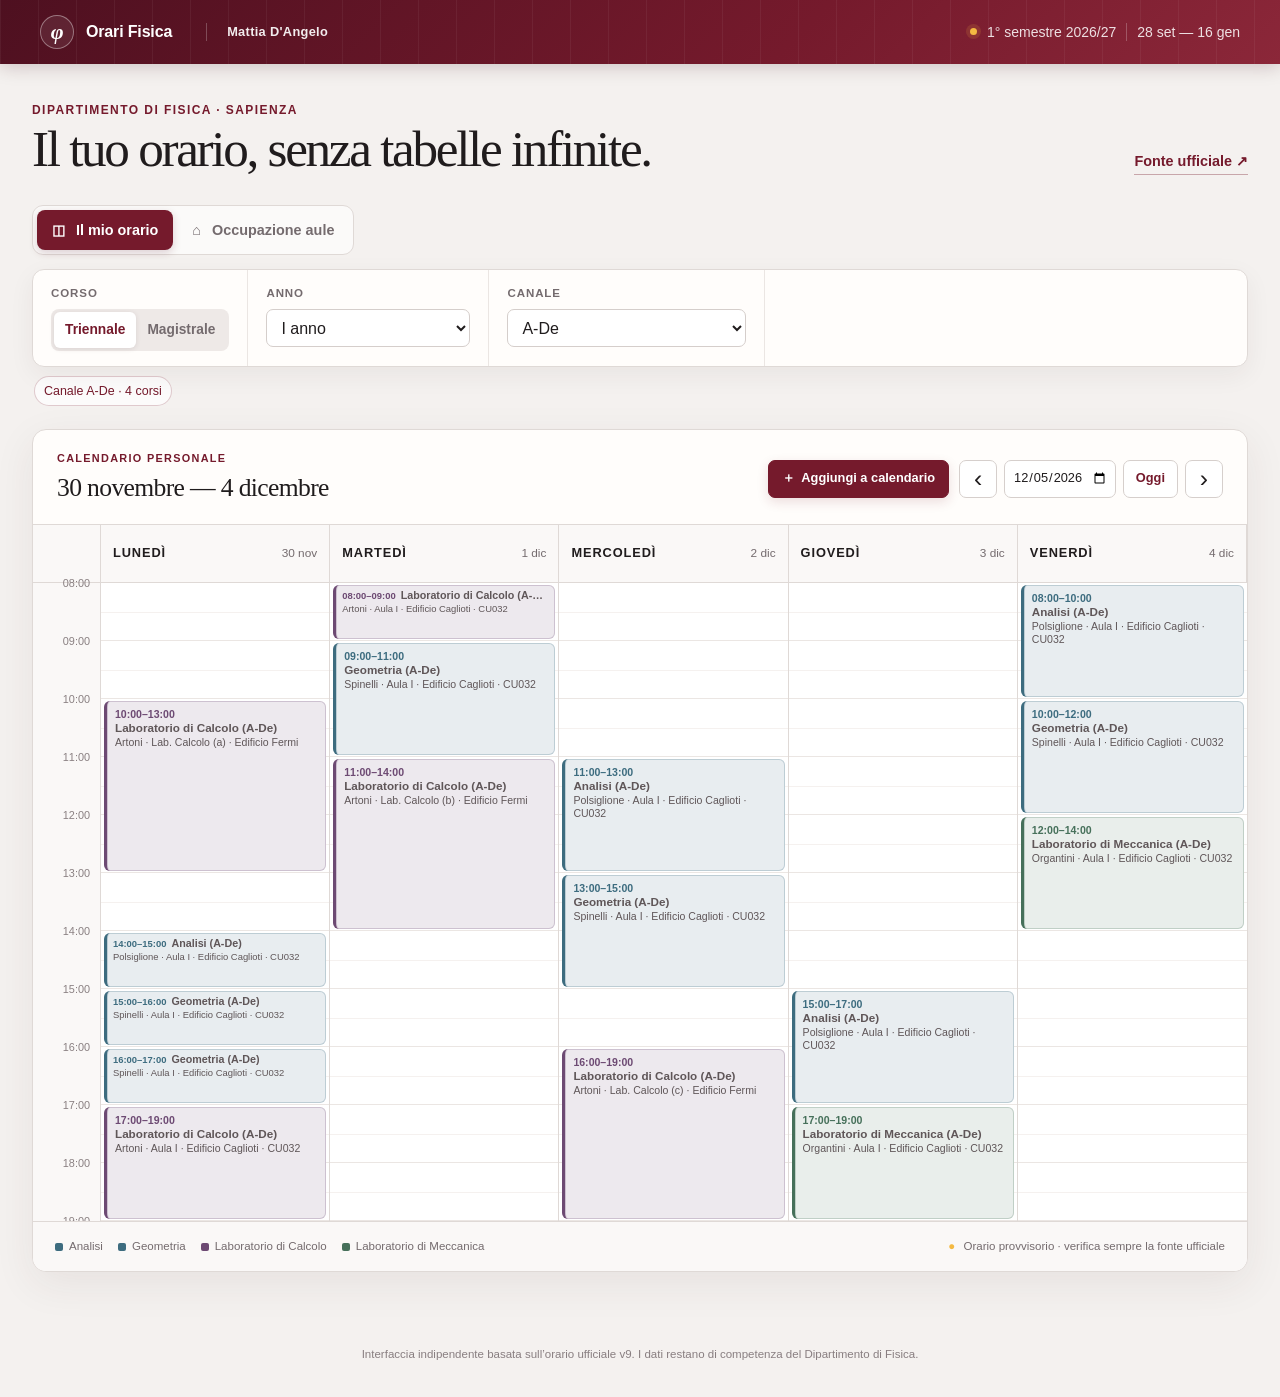
<file: index.html>
<!doctype html>
<html lang="it">
  <head>
    <meta charset="UTF-8" />
    <meta name="viewport" content="width=device-width, initial-scale=1" />
    <meta name="description" content="Orario interattivo delle lezioni di Fisica Sapienza, per canale, insegnamenti scelti e occupazione delle aule." />
    <meta name="theme-color" content="#751a2c" />
    <link rel="icon" type="image/svg+xml" href="data:image/svg+xml,%3Csvg xmlns='http://www.w3.org/2000/svg' viewBox='0 0 64 64'%3E%3Crect width='64' height='64' rx='15' fill='%23751a2c'/%3E%3Ccircle cx='32' cy='32' r='7' fill='%23fff7ed'/%3E%3Cellipse cx='32' cy='32' rx='24' ry='10' fill='none' stroke='%23fff7ed' stroke-width='4'/%3E%3Cellipse cx='32' cy='32' rx='10' ry='24' fill='none' stroke='%23f4b942' stroke-width='4' transform='rotate(32 32 32)'/%3E%3C/svg%3E" />
    <title>Orari Fisica · Sapienza</title>
    <link rel="stylesheet" href="styles.css?v=3" />
    <script src="app.js?v=2" defer></script>
  </head>
  <body>
    <header class="topbar">
      <div class="brand" aria-label="Orari Fisica Sapienza">
        <span class="brand-mark" aria-hidden="true">φ</span>
        <span>Orari Fisica</span>
      </div>
      <p class="author-credit" title="Autore del progetto">Mattia D'Angelo</p>
      <div class="term-meta">
        <span class="status-dot" aria-hidden="true"></span>
        <span>1° semestre 2026/27</span>
        <span class="meta-divider" aria-hidden="true"></span>
        <span>28 set — 16 gen</span>
      </div>
    </header>

    <main>
      <section class="workspace-heading">
        <div>
          <p class="eyebrow">Dipartimento di Fisica · Sapienza</p>
          <h1>Il tuo orario, senza tabelle infinite.</h1>
        </div>
        <a class="source-link" href="https://www.phys.uniroma1.it/sites/default/files/allegati/orariolezioni/orario_s1_2627_v9.html" target="_blank" rel="noreferrer">
          Fonte ufficiale <span aria-hidden="true">↗</span>
        </a>
      </section>

      <nav class="view-switch" aria-label="Modalità" role="tablist">
        <button class="view-tab is-active" id="tab-personal" role="tab" aria-selected="true" aria-controls="panel-personal" data-view="personal">
          <span class="tab-icon" aria-hidden="true">◫</span>
          Il mio orario
        </button>
        <button class="view-tab" id="tab-rooms" role="tab" aria-selected="false" aria-controls="panel-rooms" data-view="rooms">
          <span class="tab-icon" aria-hidden="true">⌂</span>
          Occupazione aule
        </button>
      </nav>

      <section id="panel-personal" class="view-panel" role="tabpanel" aria-labelledby="tab-personal">
        <div class="control-deck" aria-label="Personalizza l'orario">
          <div class="control-group compact">
            <span class="control-label">Corso</span>
            <div class="segmented" role="group" aria-label="Corso di laurea">
              <button class="segment is-active" data-degree="T">Triennale</button>
              <button class="segment" data-degree="M">Magistrale</button>
            </div>
          </div>

          <div class="control-group compact">
            <label class="control-label" for="year-select">Anno</label>
            <select id="year-select" class="select-control"></select>
          </div>

          <div class="control-group compact" id="channel-group">
            <label class="control-label" for="channel-select">Canale</label>
            <select id="channel-select" class="select-control"></select>
          </div>

          <div class="control-group choice-control" id="choice-group">
            <span class="control-label">Insegnamenti a scelta</span>
            <details class="choice-picker" id="choice-picker">
              <summary>
                <span id="choice-summary">Seleziona insegnamenti</span>
                <span class="chevron" aria-hidden="true">⌄</span>
              </summary>
              <div class="choice-menu">
                <div class="choice-menu-head">
                  <strong>Aggiungi al calendario</strong>
                  <button id="clear-choices" type="button">Azzera</button>
                </div>
                <div id="choice-options" class="choice-options"></div>
              </div>
            </details>
          </div>
        </div>

        <div class="selection-strip" id="selection-strip"></div>
        <div id="empty-choice" class="inline-notice" hidden>
          Scegli uno o più insegnamenti dal menu per comporre l’orario.
        </div>
      </section>

      <section id="panel-rooms" class="view-panel" role="tabpanel" aria-labelledby="tab-rooms" hidden>
        <div class="control-deck room-controls" aria-label="Scegli aula">
          <div class="control-group">
            <label class="control-label" for="building-select">Edificio</label>
            <select id="building-select" class="select-control"></select>
          </div>
          <div class="control-group room-grow">
            <label class="control-label" for="room-select">Aula</label>
            <select id="room-select" class="select-control"></select>
          </div>
          <div class="room-stat" aria-live="polite">
            <span id="room-stat-value">—</span>
            <small>ore occupate nella settimana</small>
          </div>
        </div>
      </section>

      <section class="calendar-shell" aria-label="Calendario settimanale">
        <div class="calendar-toolbar">
          <div>
            <p class="calendar-kicker" id="calendar-kicker">Calendario personale</p>
            <h2 id="week-title">Settimana</h2>
          </div>
          <div class="calendar-actions">
            <button class="calendar-button" id="add-calendar" type="button">
              <span aria-hidden="true">＋</span> Aggiungi a calendario
            </button>
            <div class="date-controls">
              <button class="icon-button" id="prev-week" aria-label="Settimana precedente">‹</button>
              <label class="date-field">
                <span class="sr-only">Scegli una data</span>
                <input type="date" id="date-picker" min="2026-09-28" max="2027-01-16" />
              </label>
              <button class="today-button" id="today-button">Oggi</button>
              <button class="icon-button" id="next-week" aria-label="Settimana successiva">›</button>
            </div>
          </div>
        </div>

        <div class="calendar-scroll" tabindex="0" aria-label="Scorri il calendario orizzontalmente">
          <div class="week-grid" id="week-grid" aria-live="polite"></div>
        </div>
        <div class="mobile-agenda" id="mobile-agenda" aria-live="polite"></div>

        <div class="legend-row">
          <div class="legend-items" id="legend-items"></div>
          <p class="provisional-note"><span aria-hidden="true">●</span> Orario provvisorio · verifica sempre la fonte ufficiale</p>
        </div>
      </section>

      <div id="load-error" class="error-panel" hidden>
        <strong>Non riesco a caricare i dati dell’orario.</strong>
        <p>Apri il sito tramite GitHub Pages o un server locale, poi riprova.</p>
      </div>
    </main>

    <dialog class="calendar-dialog" id="calendar-dialog" aria-labelledby="calendar-dialog-title">
      <form method="dialog" class="dialog-card">
        <div class="dialog-head">
          <div>
            <p class="calendar-kicker">Esporta il tuo orario</p>
            <h2 id="calendar-dialog-title">Aggiungi a calendario</h2>
          </div>
          <button class="dialog-close" value="cancel" aria-label="Chiudi">×</button>
        </div>
        <p class="dialog-intro" id="calendar-dialog-intro">Tutte le lezioni visualizzate verranno aggiunte come eventi settimanali, rispettando le date di inizio e fine.</p>
        <div class="platform-list">
          <button class="platform-button" id="export-apple" type="button">
            <span class="platform-icon apple" aria-hidden="true"></span>
            <span><strong>Apple Calendar</strong><small>iPhone, iPad e Mac</small></span>
            <span class="platform-action">Scarica .ics</span>
          </button>
          <button class="platform-button" id="export-google" type="button">
            <span class="platform-icon google" aria-hidden="true">G</span>
            <span><strong>Google Calendar</strong><small>Scarica e apri Importa</small></span>
            <span class="platform-action">Continua</span>
          </button>
          <button class="platform-button" id="export-android" type="button">
            <span class="platform-icon android" aria-hidden="true">A</span>
            <span><strong>Android</strong><small>Apri con l’app calendario</small></span>
            <span class="platform-action">Scarica .ics</span>
          </button>
        </div>
        <p class="export-status" id="export-status" role="status"></p>
        <p class="dialog-footnote">Il calendario esportato non si aggiorna automaticamente se l’orario ufficiale cambia.</p>
      </form>
    </dialog>

    <footer>
      <p>Interfaccia indipendente basata sull’orario ufficiale v9. I dati restano di competenza del Dipartimento di Fisica.</p>
    </footer>
  </body>
</html>
</file>
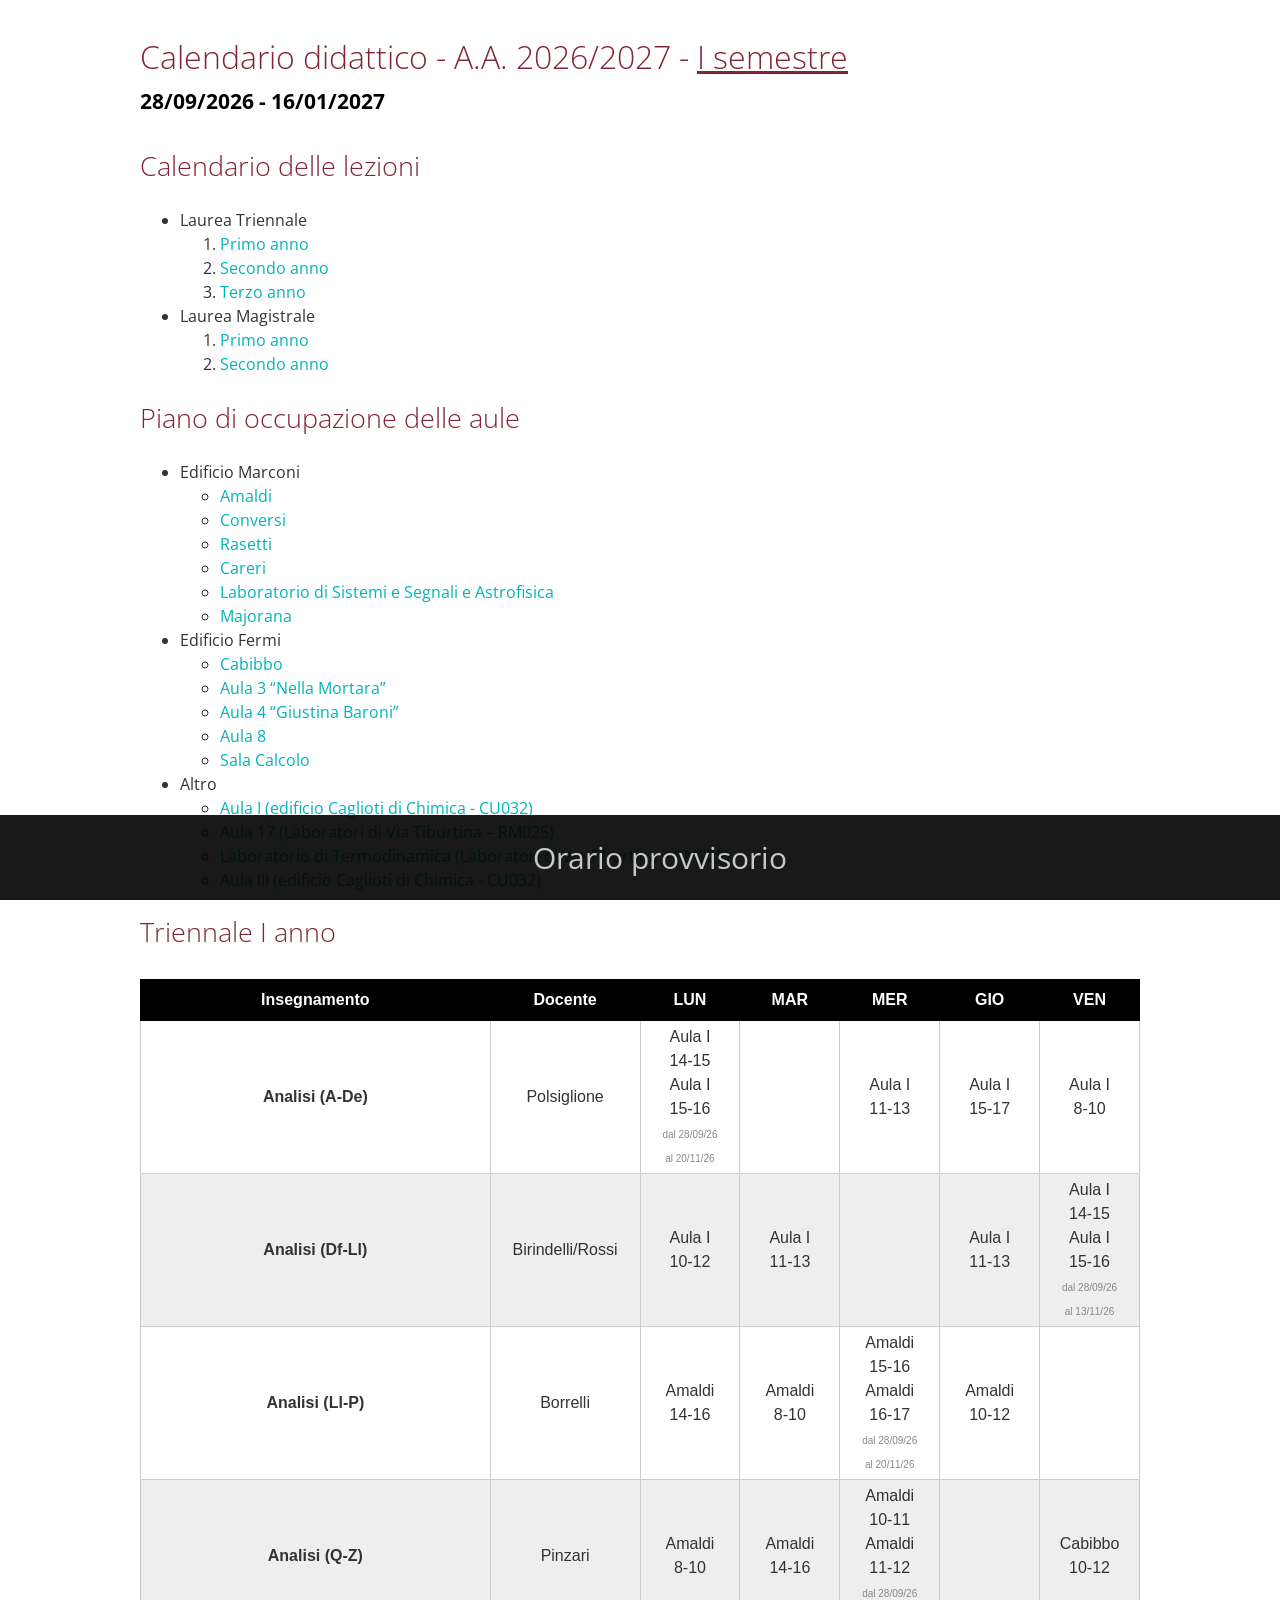
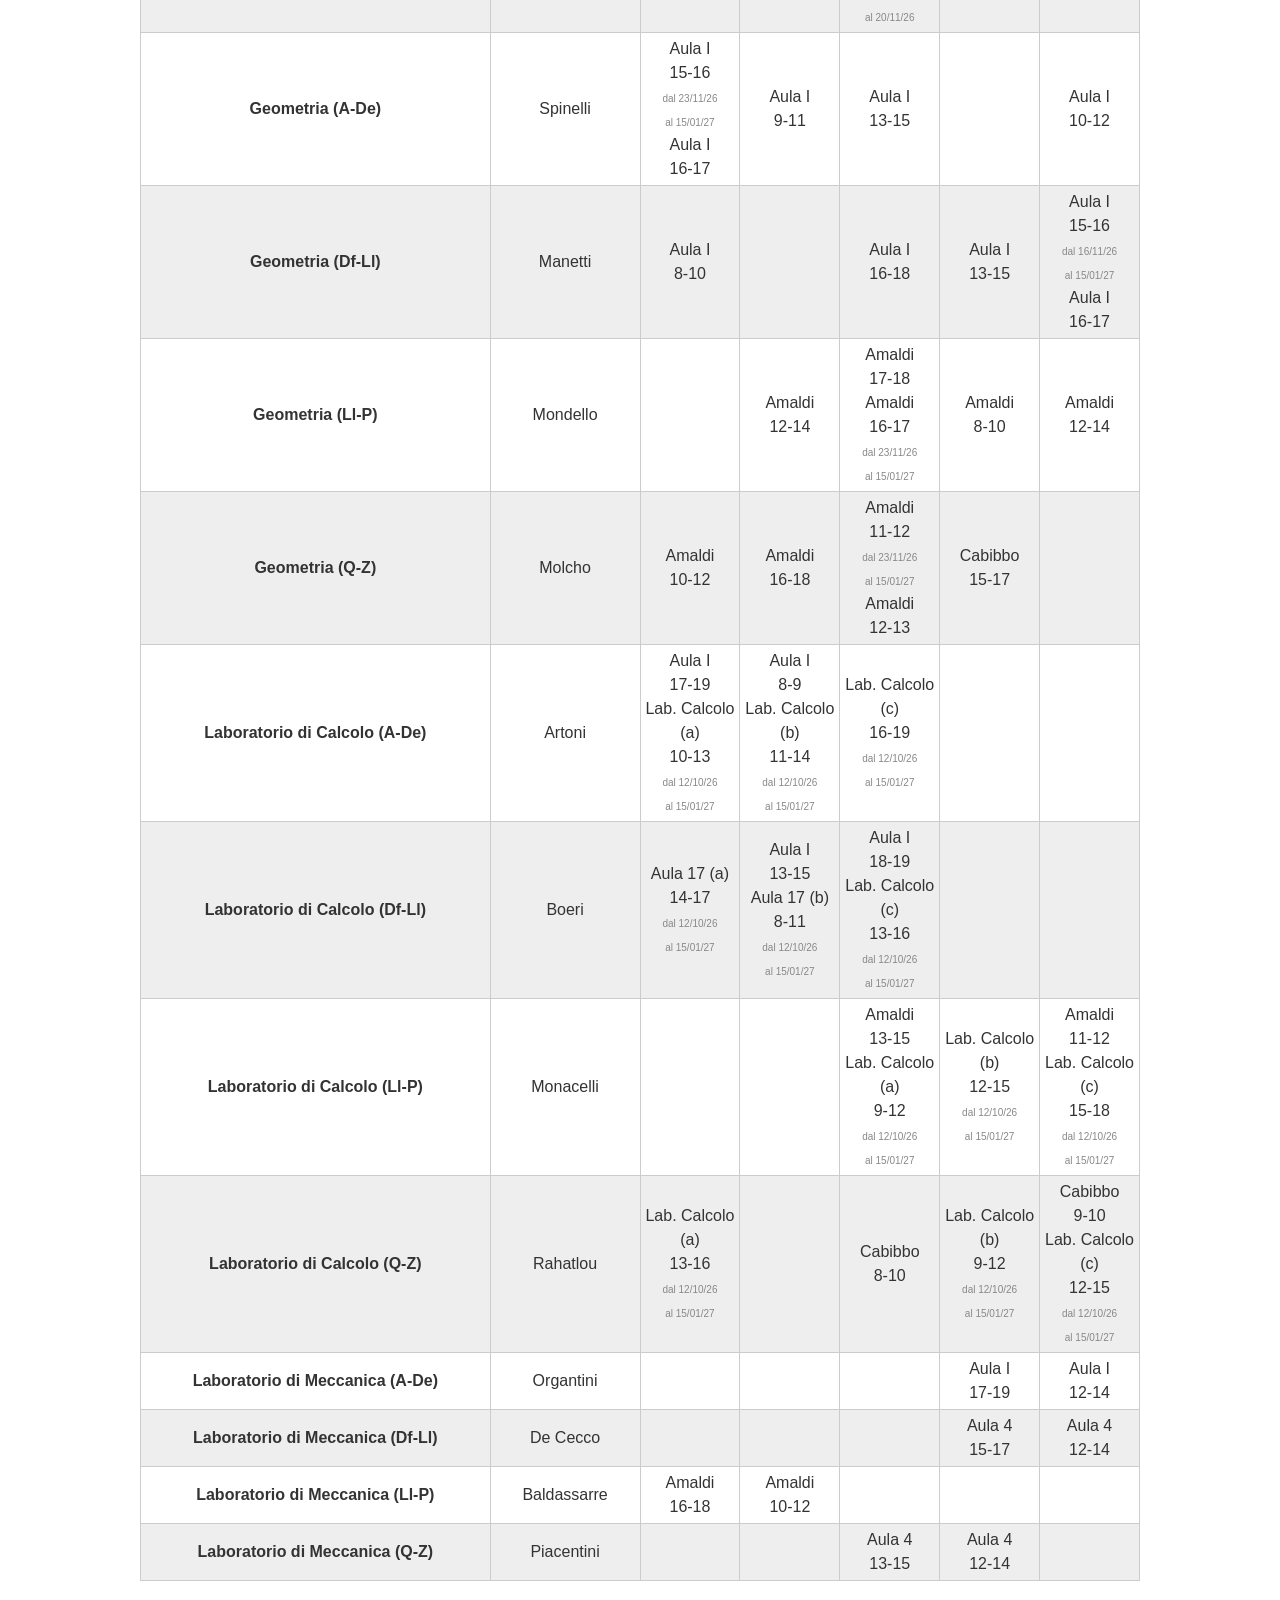
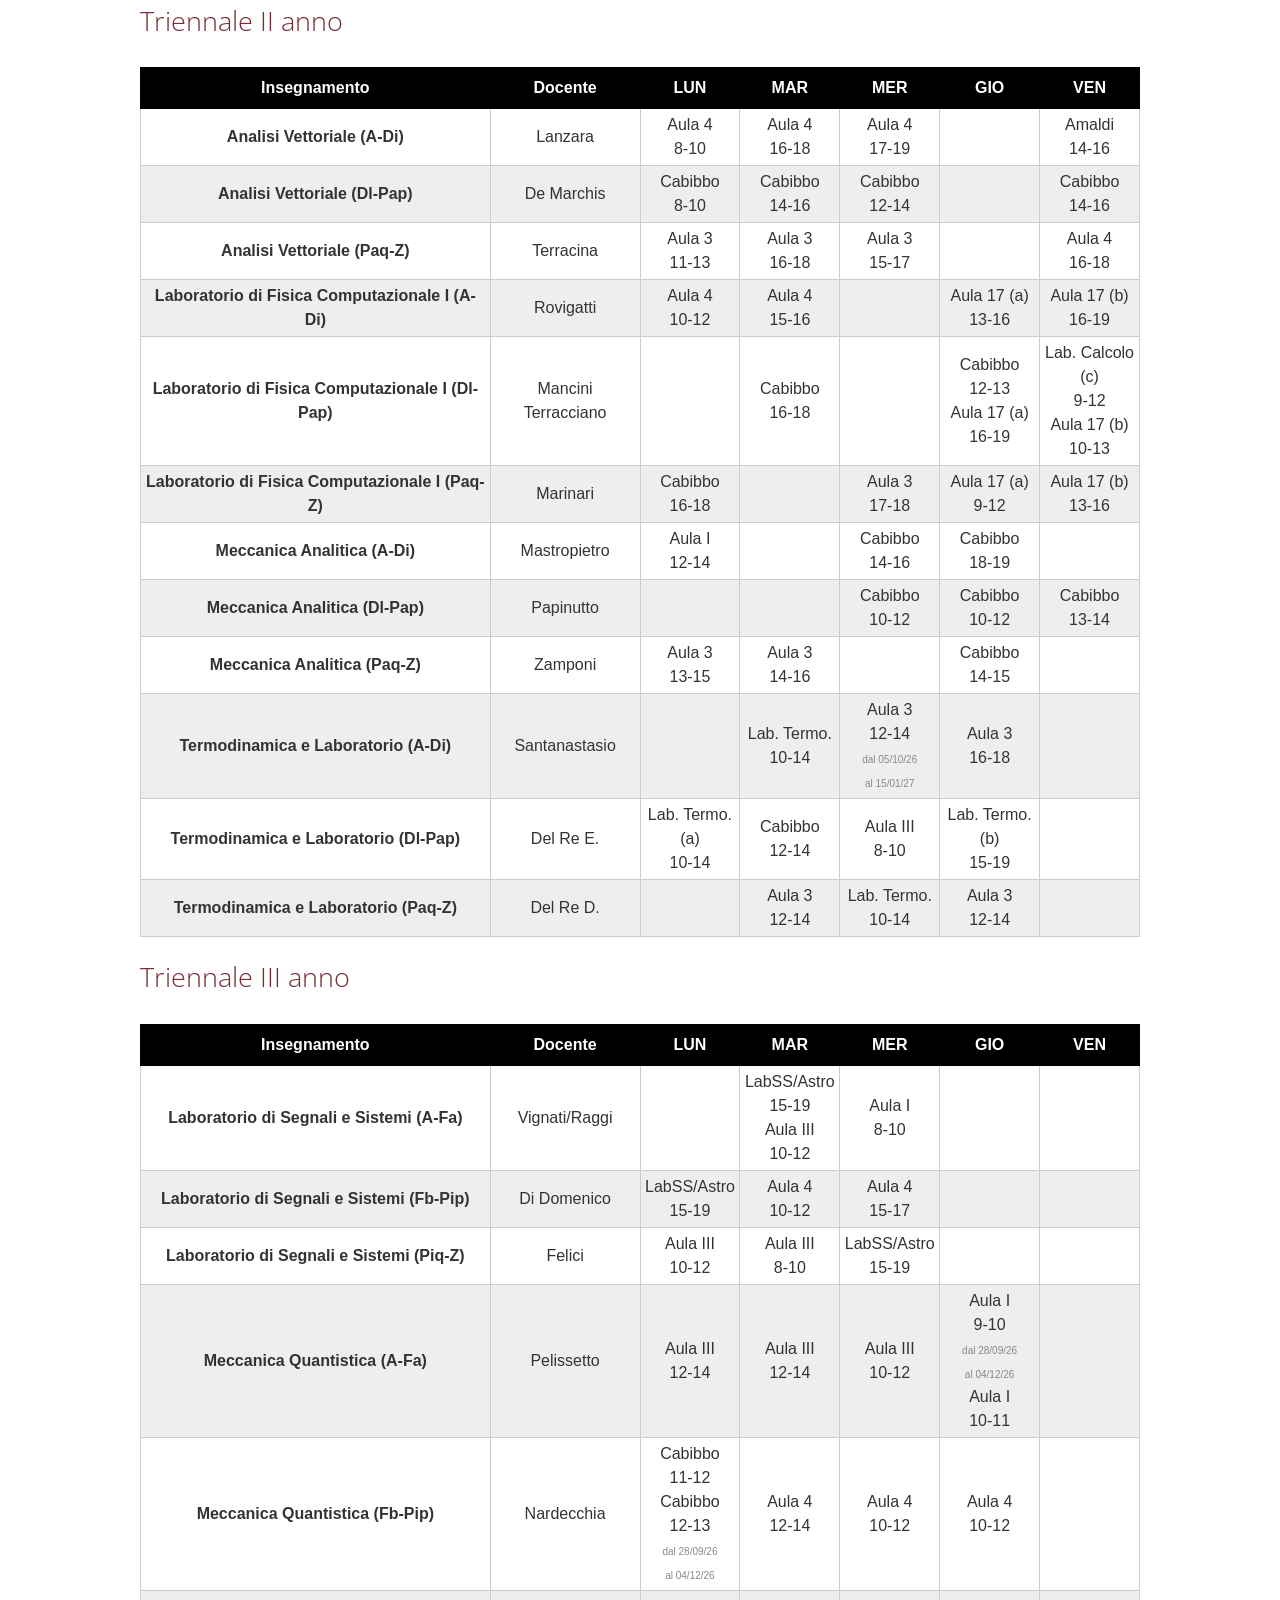
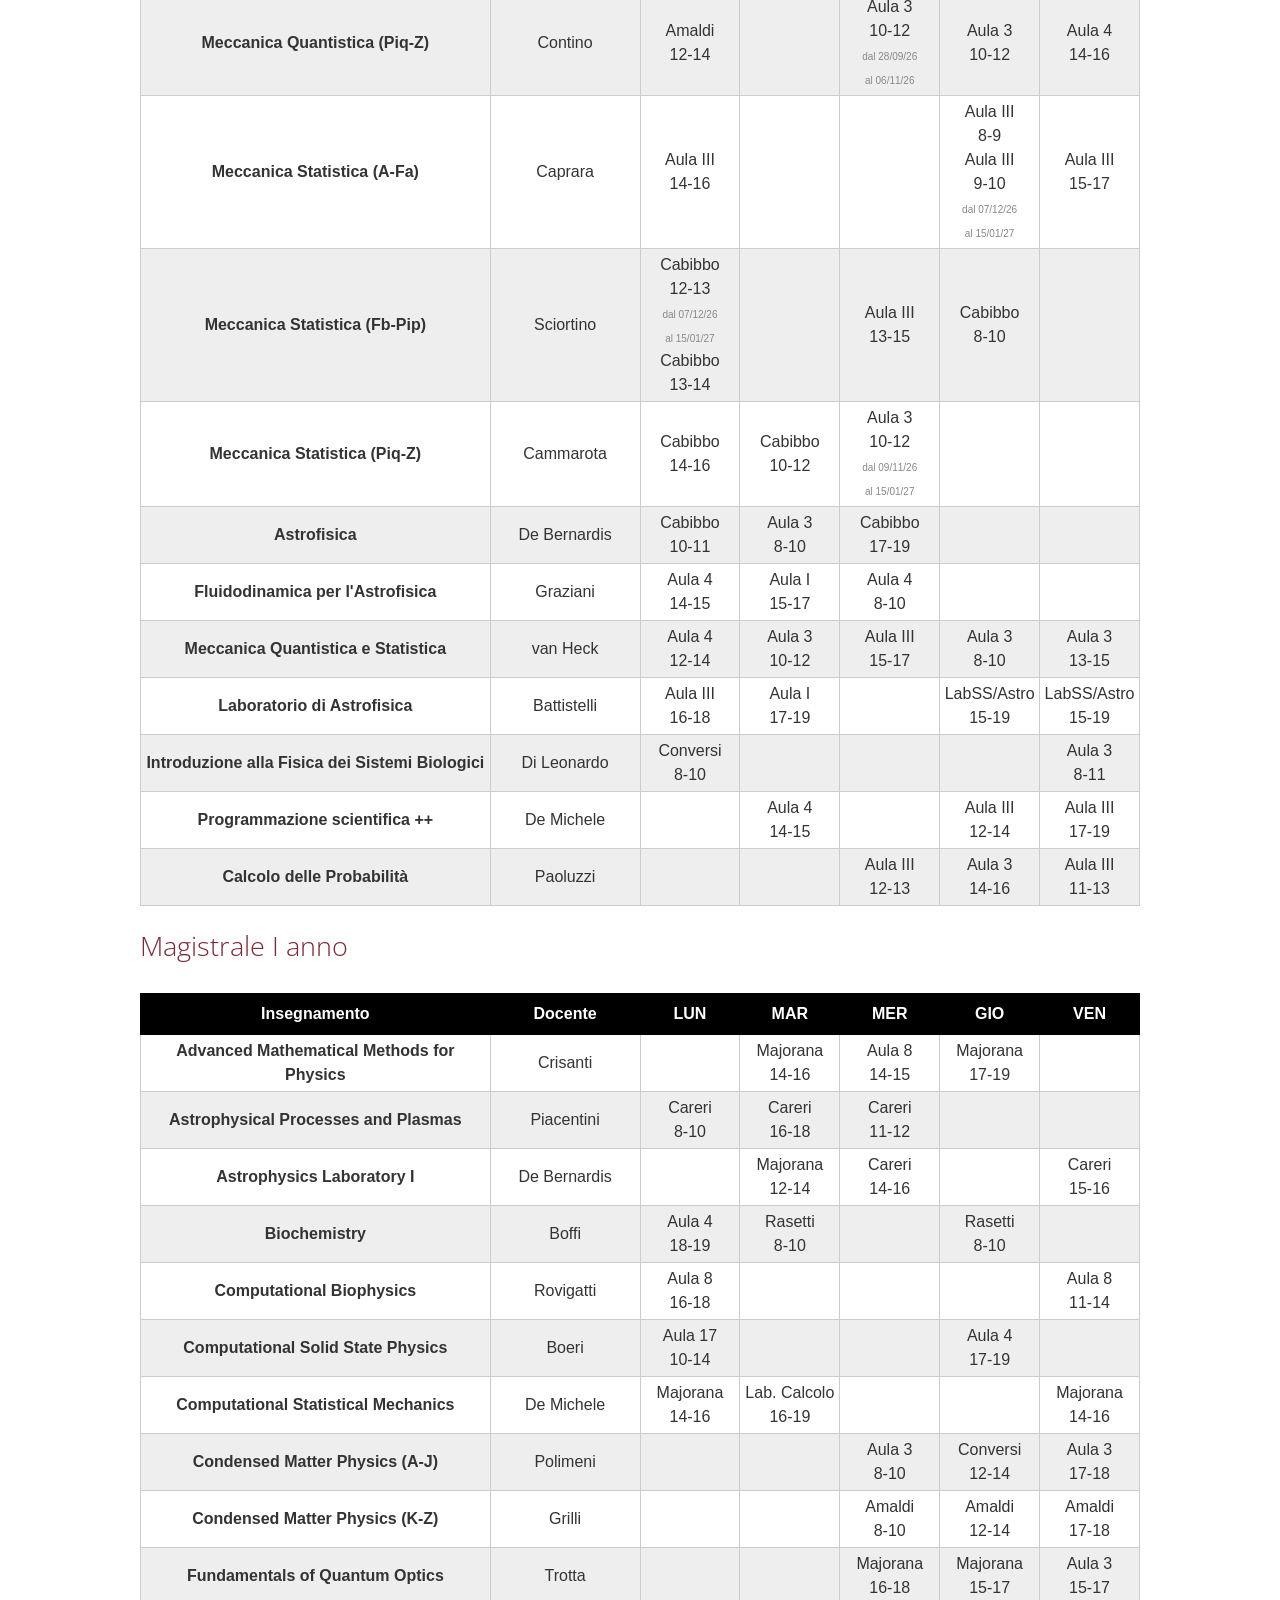
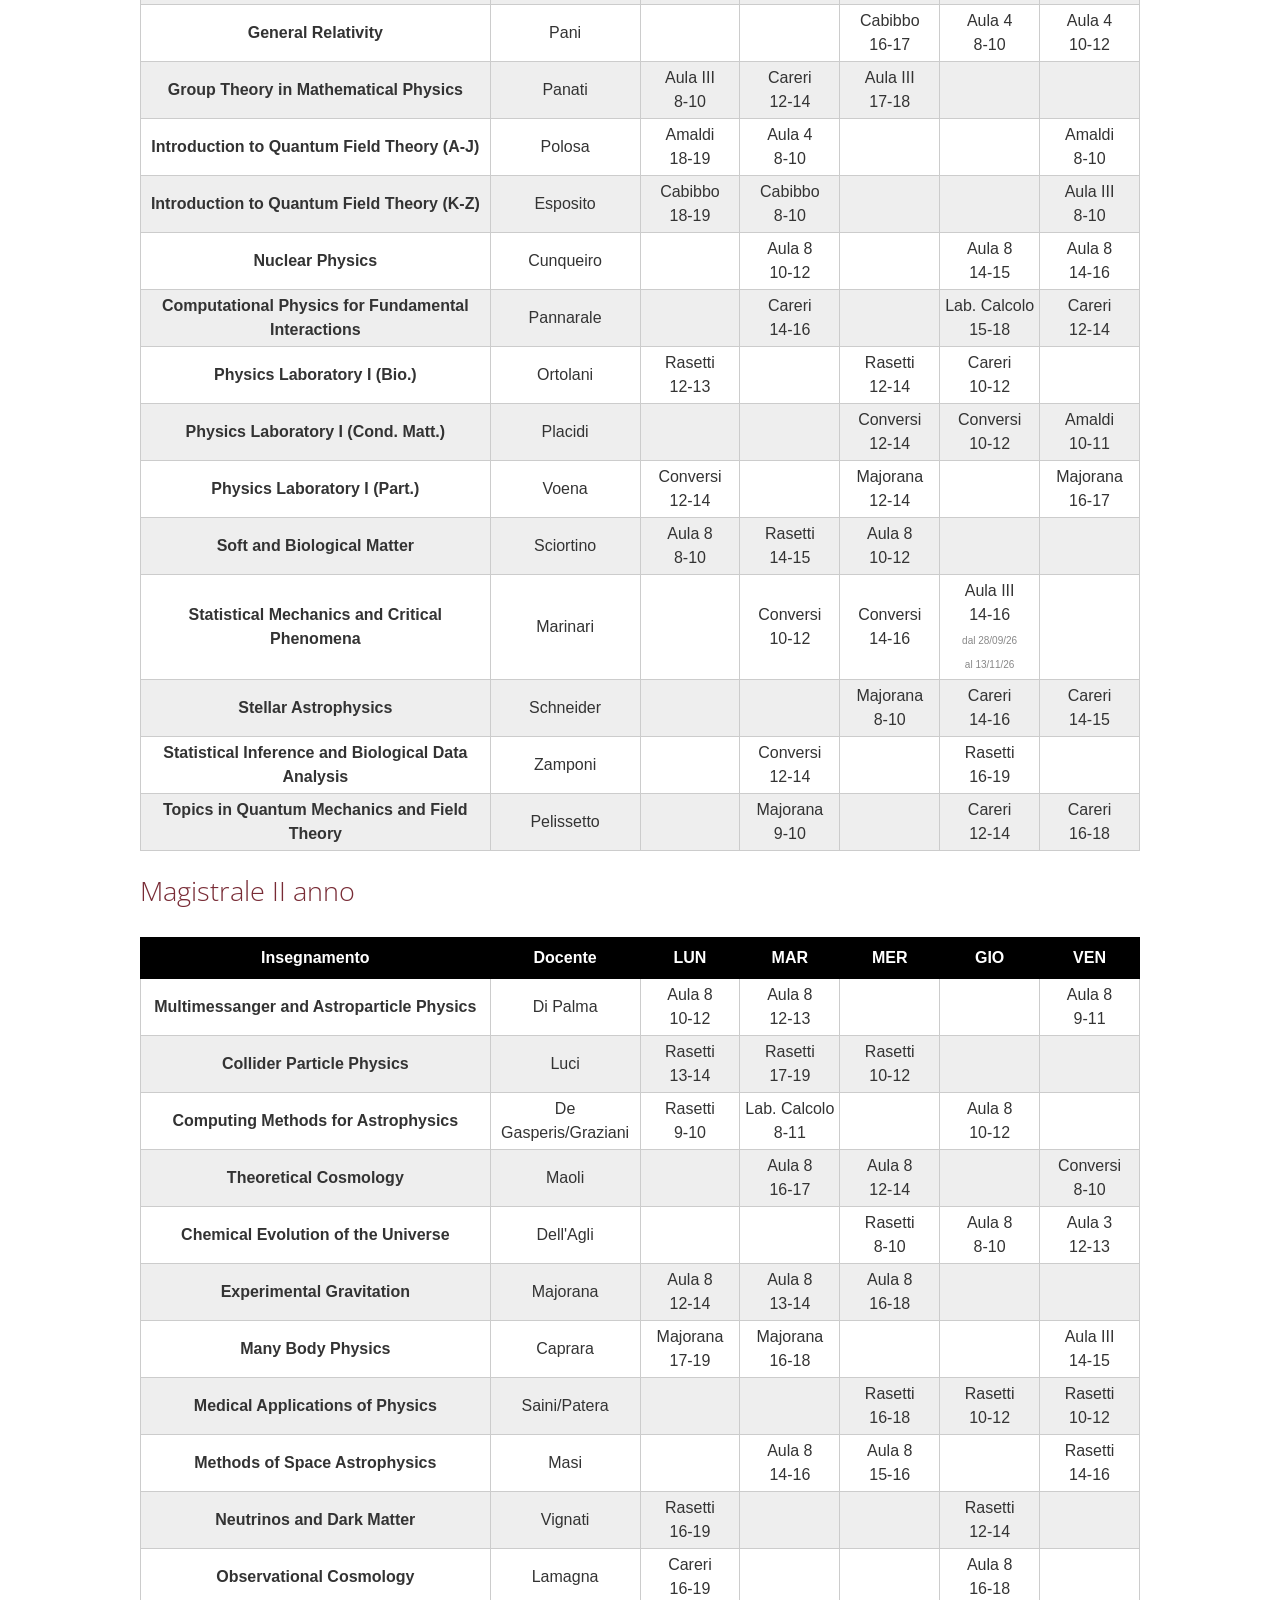
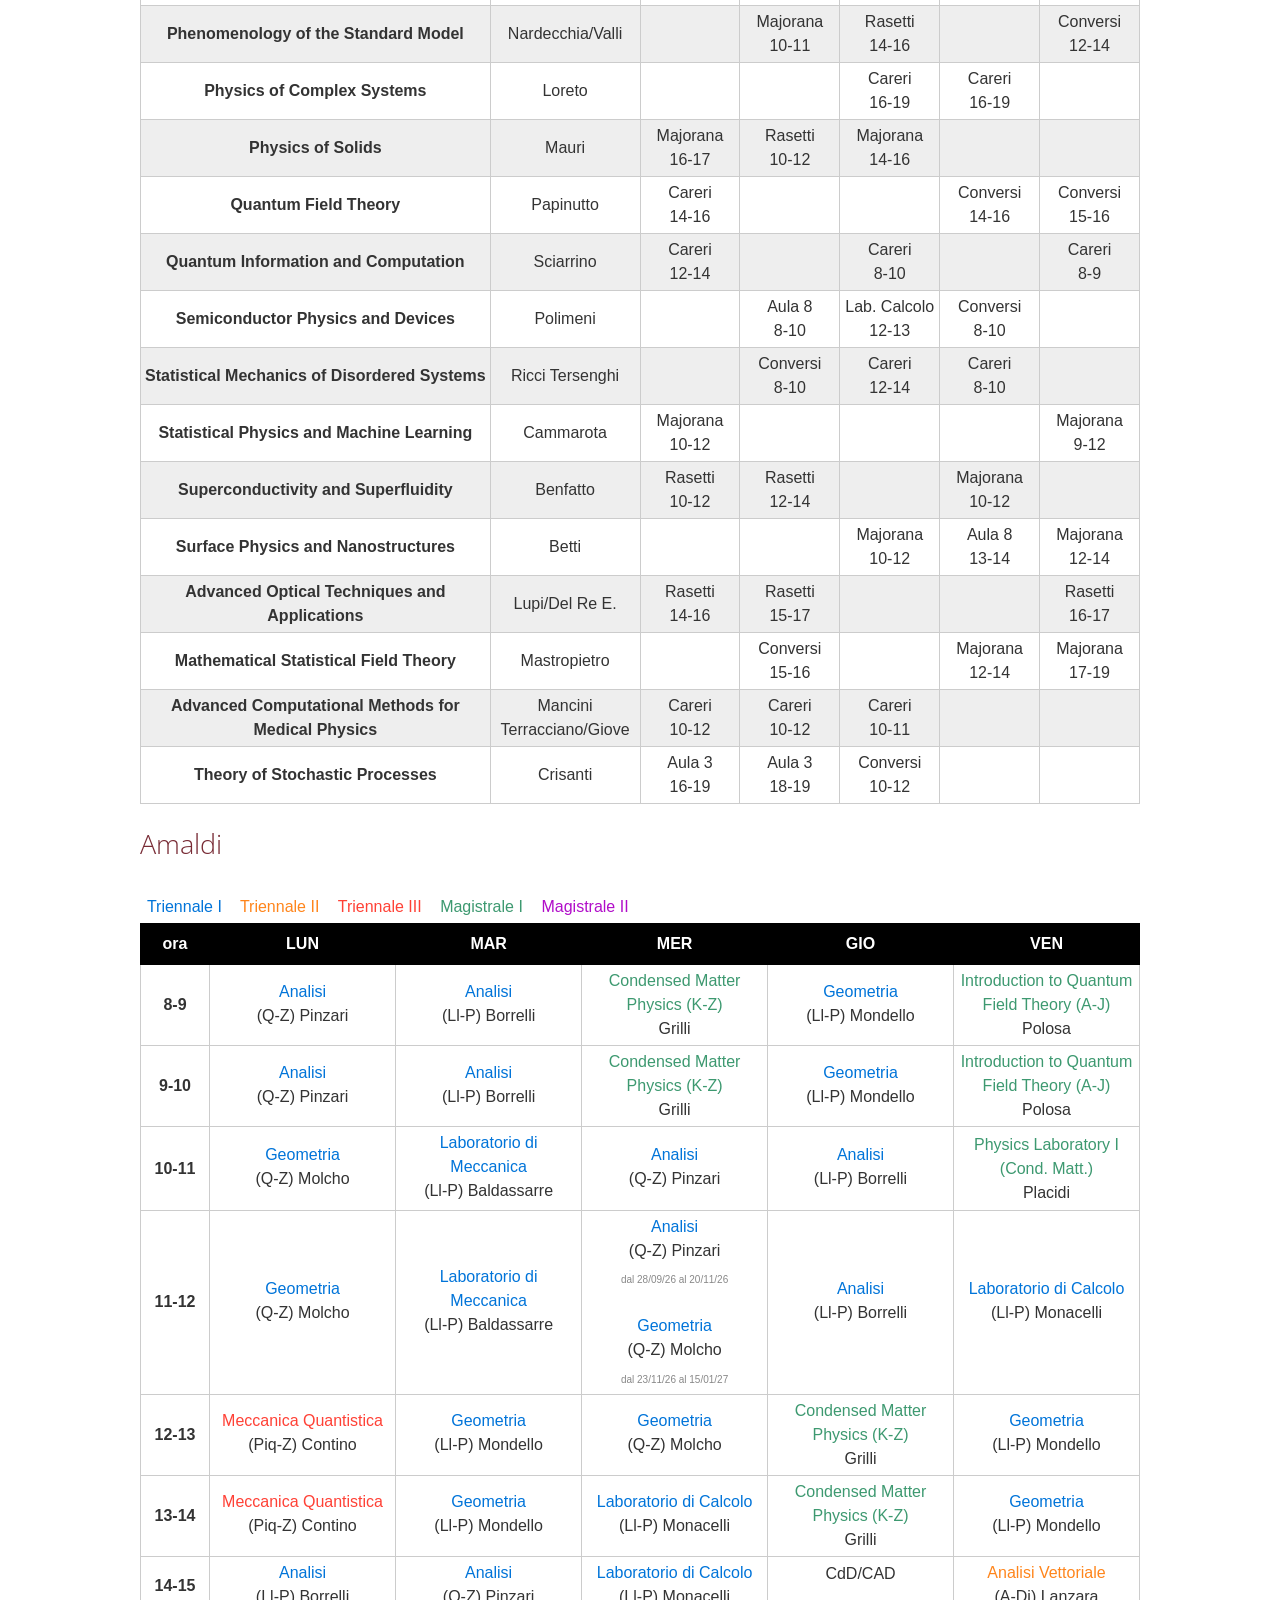
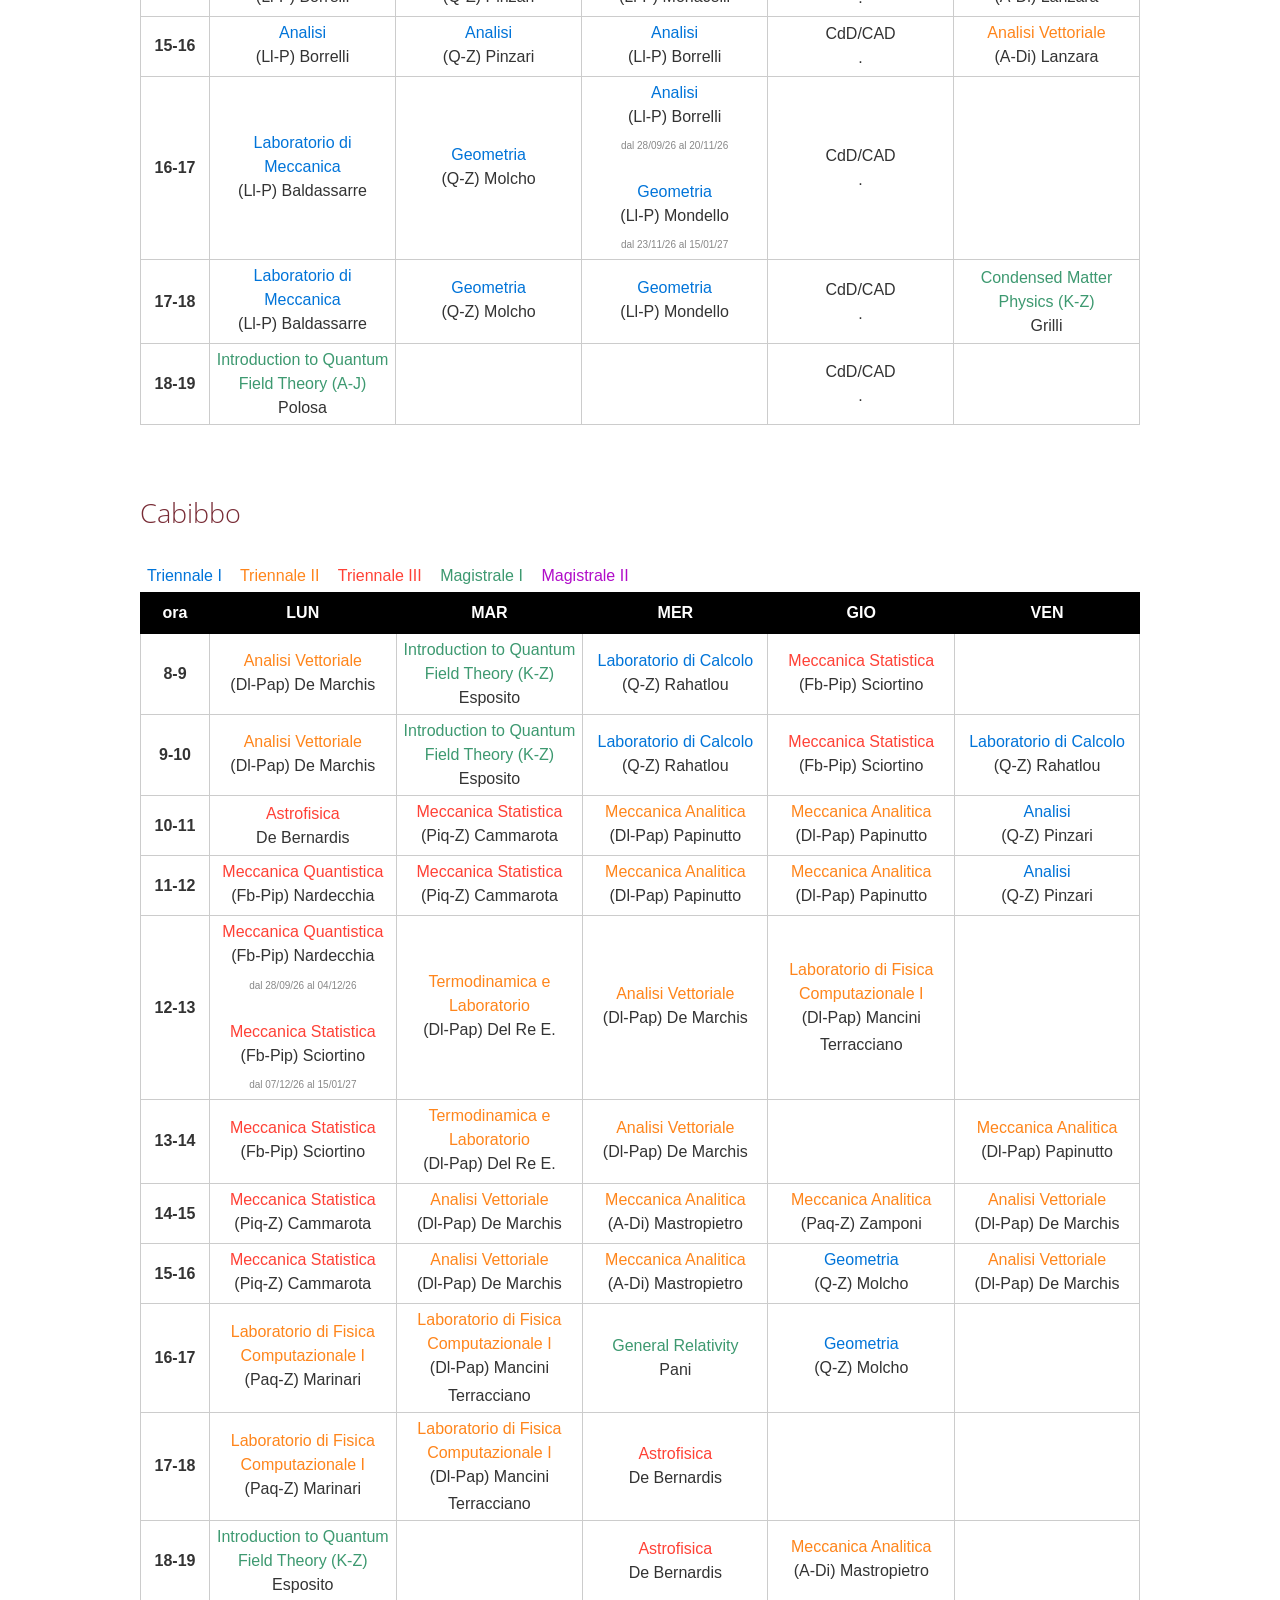
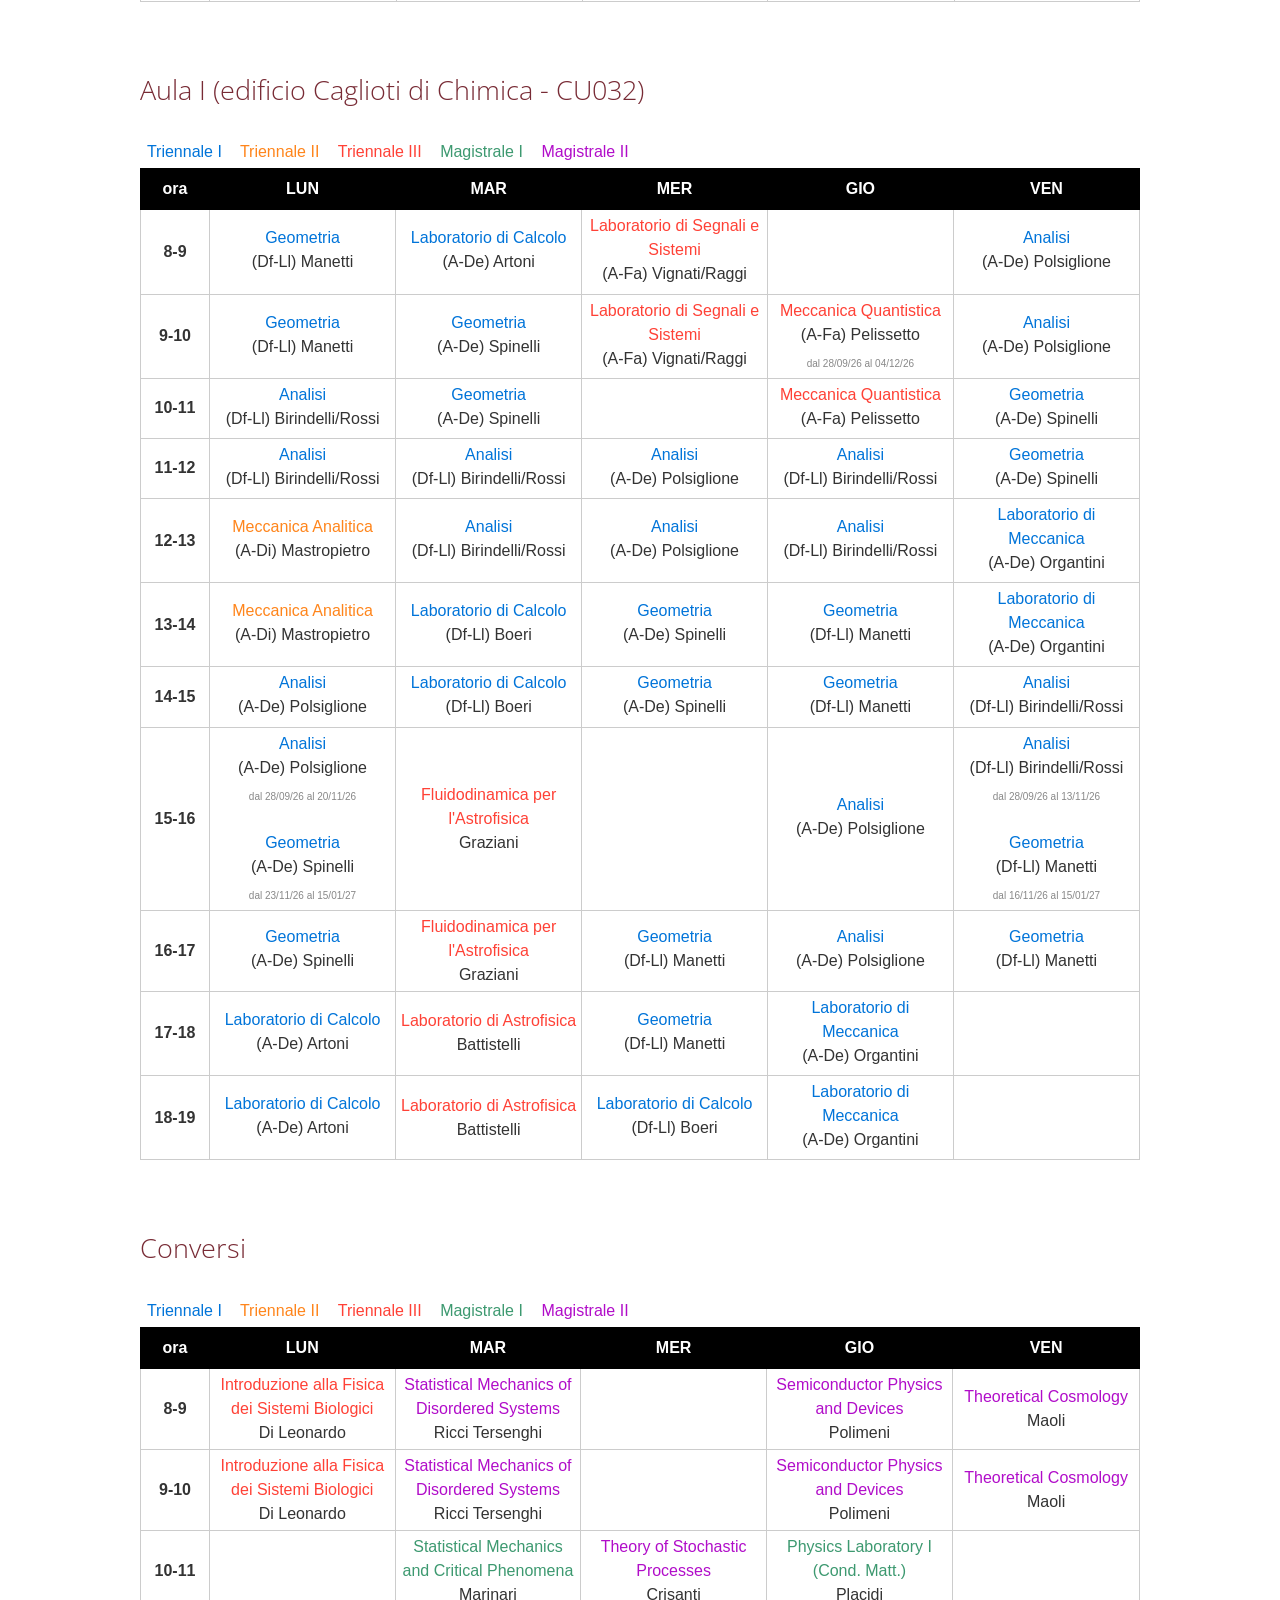
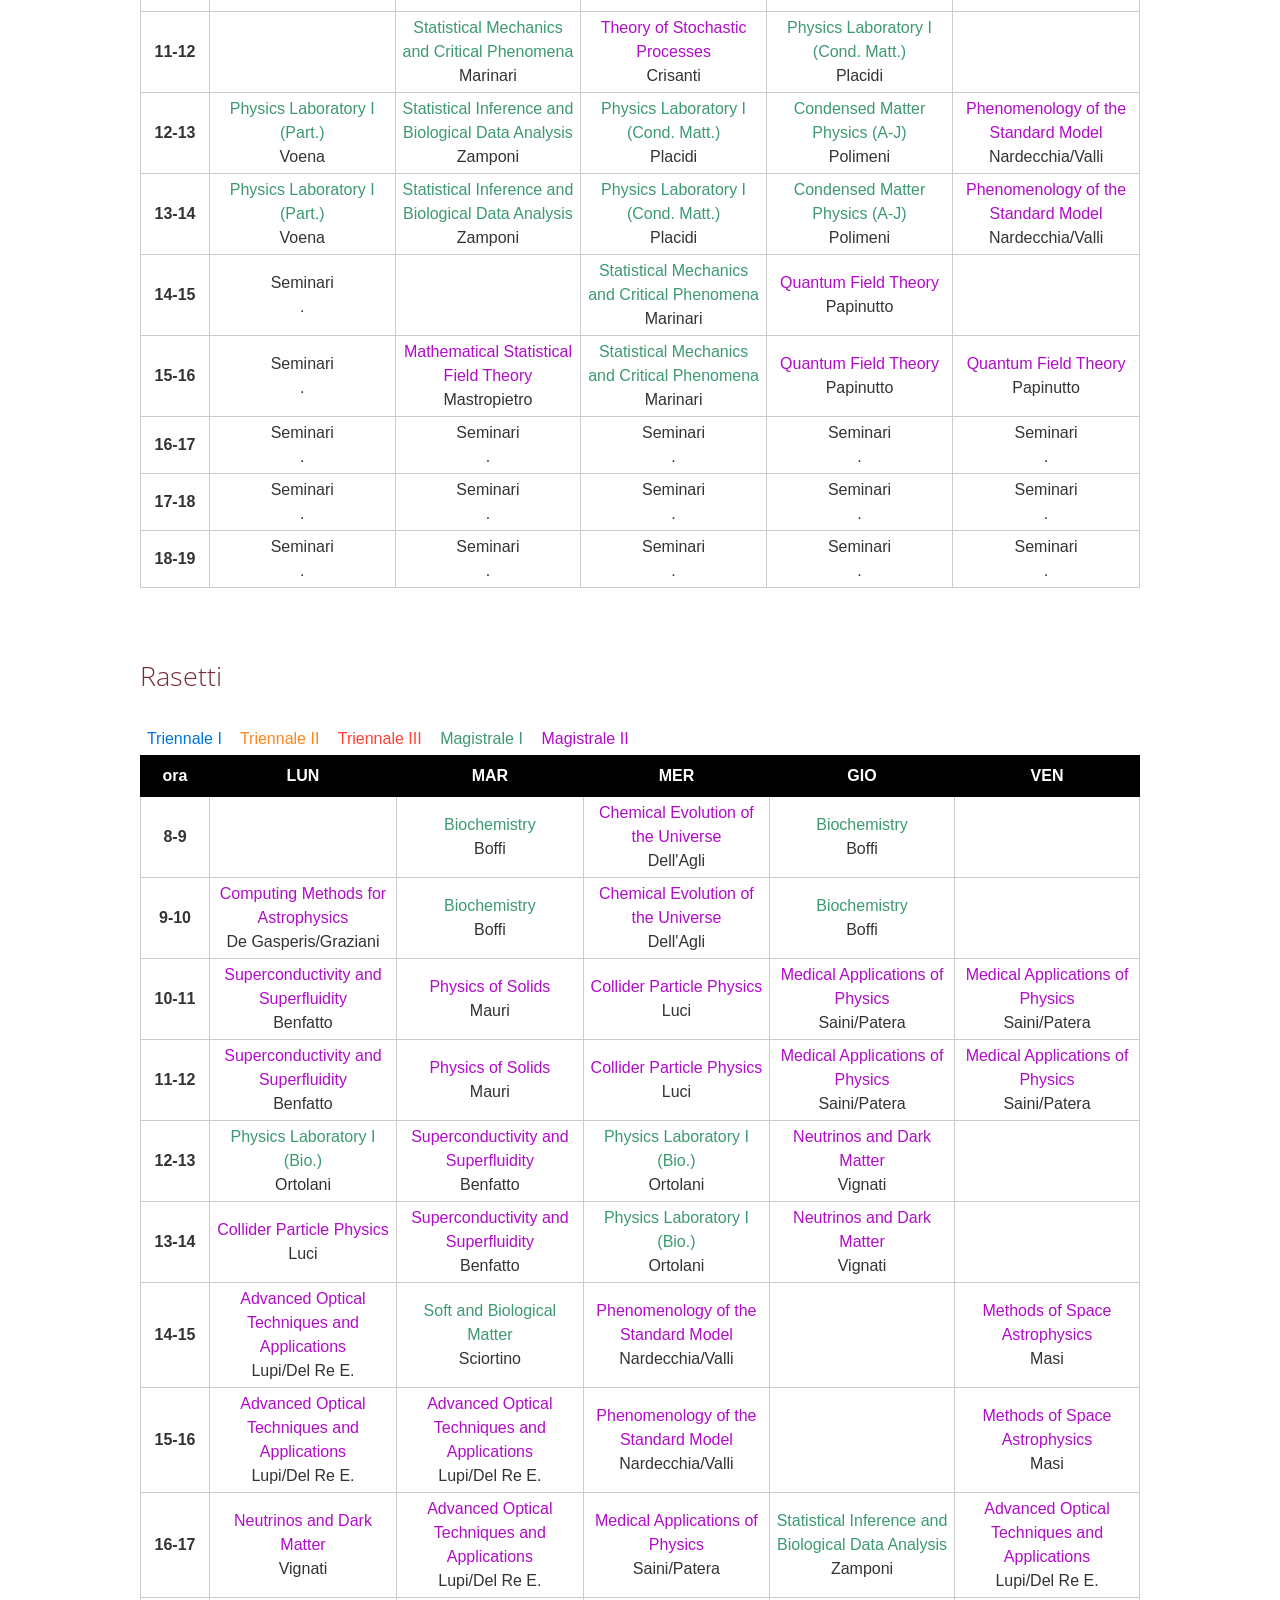
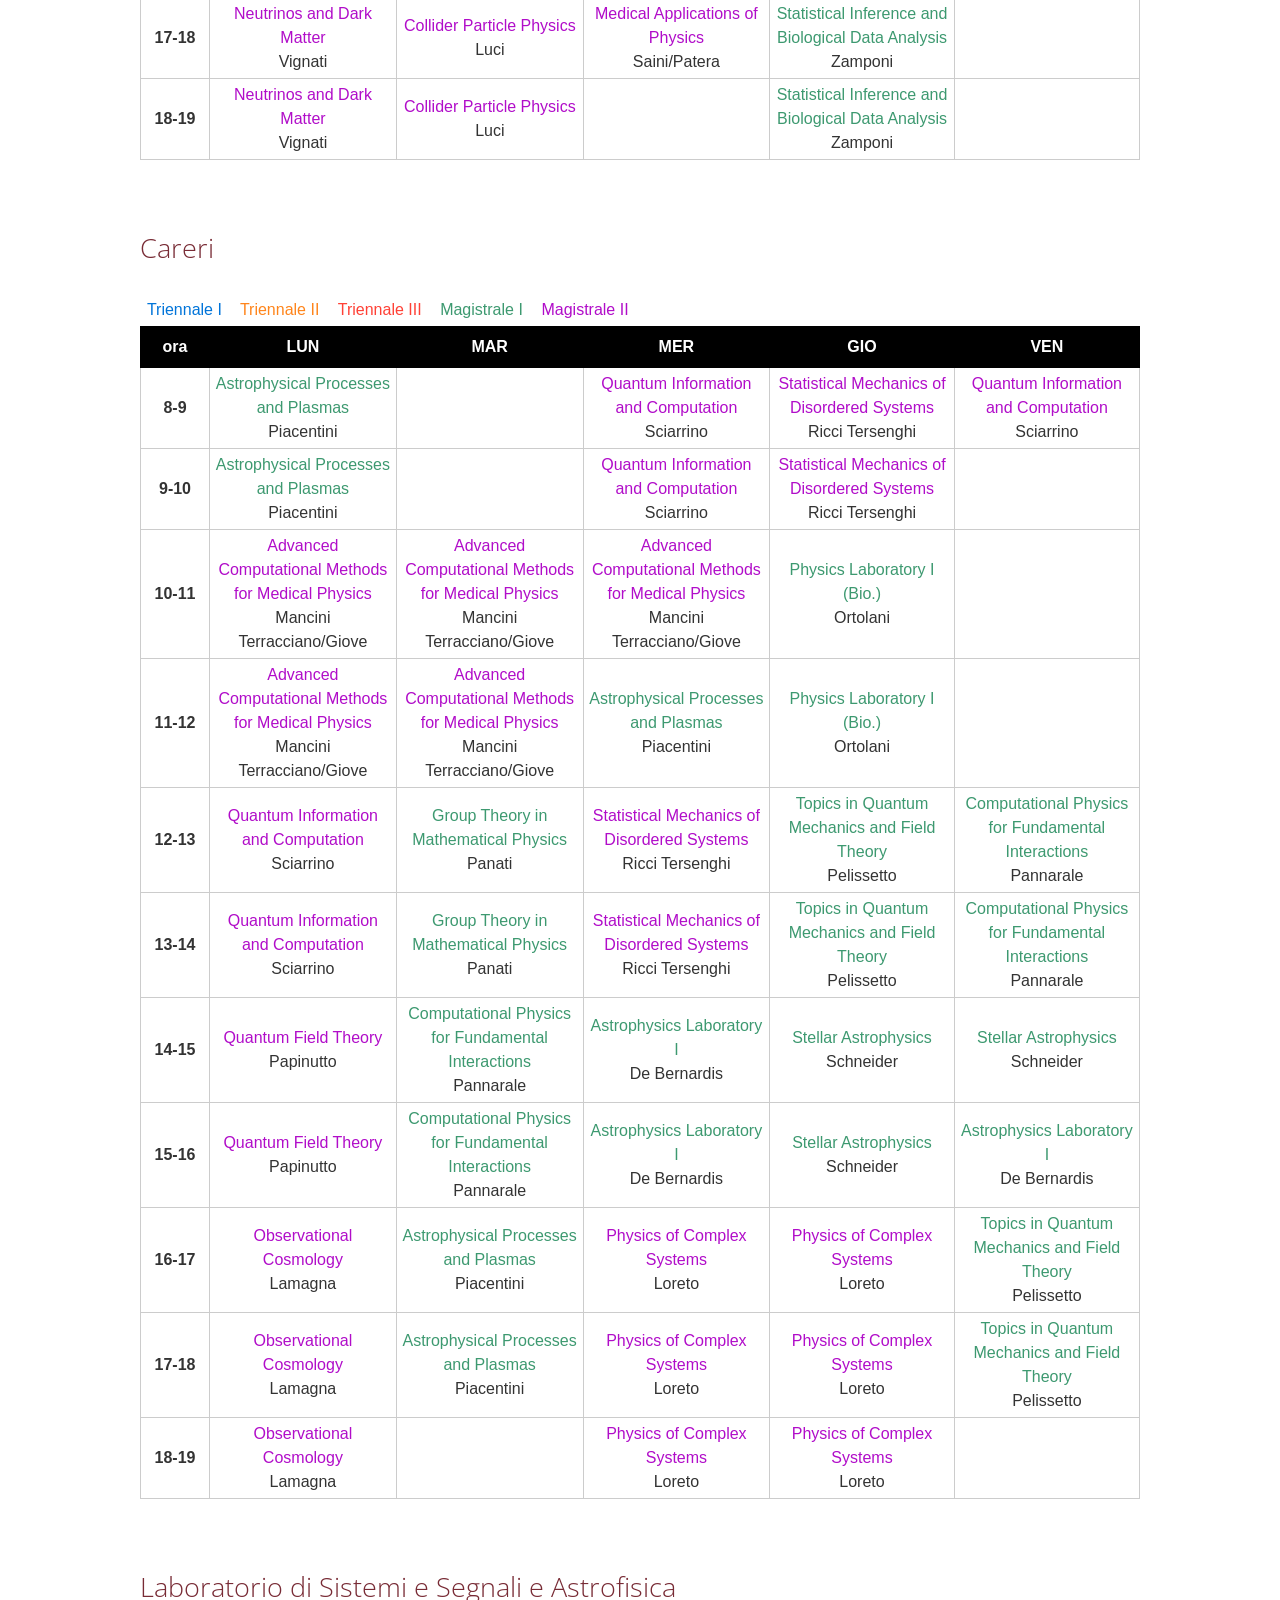
<file: orario-source.html>
<!DOCTYPE html>
<html>

<head>
	<meta charset="UTF-8">
	<link
		href="https://fonts.googleapis.com/css?family=Open+Sans:300,400,700|Patrick+Hand"
		rel="stylesheet">
	<!--link rel="stylesheet" href="style.css"-->
	
	<style>
	body {
		margin: 0;
		font-family: 'Open Sans', serif;
		/*font-family: 'Roboto', sans-serif;*/
		font-size: 16px;
		max-width: 1024px;
		font-weight: 400;
		line-height: 1.5;
		color: #333333;
		margin: auto;
		/*background-color: #822433;*/
	}
	
	small {
		color: #888888;
		font-size: 10px;
	}
	
	span.T1 {
		color: #0074d9;
	}
	
	span.T2 {
		color: #ff851b;
	}
	
	span.T3 {
		color: #ff4136;
	}
	
	span.M1 {
		color: #3d9970;
	}
	
	span.M2 {
		color: #b10dc9;
	}
	
	div.page {
		padding: 12px;
		/*box-shadow: 0px 0px 10px #000000;*/
		background-color: #ffffff
	}
	
	h1 {
		font-size: 24pt;
		font-weight: 300;
		color: #822433;
		margin-bottom: 3pt;
	}
	
	h2 {
		font-size: 20pt;
		font-weight: 300;
		color: #822433;
	}
	
	h3 {
		font-size: 20pt;
		font-weight: 300;
		color: #782b35;
		page-break-before: always;
	}
	
	h4 {
		margin-top: 0pt;
		font-size: 16pt;
		font-weight: 700;
		color: #000000;
	}
	
	a {
		color: #00b3be;
		text-decoration: none;
	}
	
	a:hover {
		color: #f69240;
	}
	
	b {
		font-weight: 700;
	}
	
	table {
		width: 100%;
		font-family: arial, sans-serif;
		border-collapse: collapse;
	}
	
	th {
		border: 1px solid #000000;
		background-color: #000000;
		color: #ffffff;
		text-align: center;
		font-weight: bold;
		padding: 8px;
	}
	
	td {
		border: 1px solid #cccccc;
		text-align: center;
		padding: 4px;
		min-width: 60px;
	}
	
	td.legend {
		border: 0px;
		border-right: 4px solid #ffffff;
		font-weight: normal !important;
	}
	
	td:nth-child(1) {
		font-weight: bold;
	}
	
	.studgroup tr:nth-child(odd) {
		background-color: #eeeeee;
	}
	
	.studgroup td:nth-child(1) {
		width: 35%;
	}
	
	.studgroup td:nth-child(2) {
		width: 15%;
	}
	
	.studgroup td:nth-child(n+3) {
		width: 10%;
	}
	
	.classroom td:nth-child(1) {
		width: 5%;
	}
	
	.classroom td:nth-child(n+2) {
		width: 19%;
	}
	
	@media print {
		h1 {
			font-size: 18pt;
		}
		h2 {
			font-size: 14pt;
		}
		h3 {
			font-size: 14pt;
			page-break-before: always;
		}
		html {
			width: 210mm;
			height: 297mm;
		}
		body {
			margin: 0mm 0mm 0mm 0mm;
			font-size: 8pt;
			background-color: #ffffff;
		}
		td {
			font-size: 8pt;
			padding: 3px;
		}
		th {
			font-size: 10pt;
		}
		div.page {
			box-shadow: none;
		}
		small {
			font-size: 6px;
		}
	}
	
	@media screen {
		body {
			font-size: 16px;
			max-width: 1024px;
			width: 100%;
		}
		h3 {
			margin-top: 20px;
		}
	}
	
	#overlay {
		position: fixed;
		width: 100%;
		height: 100%;
		top: 0;
		left: 0;
		right: 0;
		bottom: 0;
		z-index: 2;
	}
	
	#text{
		position: fixed;
		padding: 20px;
		left: 0;
		bottom: 0;
		width: 100%;
		font-size: 30px;
		color: rgb(200, 200, 200);
		background: rgba(0, 0, 0, 0.9);
		text-align: center;
	}
	
	.back-to-top {
		position: fixed;
		left: 30px;
		bottom: 20px;
		z-index: 3;
		cursor: pointer;
		font-size: 30px;
	}
	
	.arrow-up {
		border: solid #00b3be;
		border-width: 0 6px 6px 0;
		display: inline-block;
		padding: 6px;
		transform: rotate(-135deg);
		-webkit-transform: rotate(-135deg);
	}
	
	.hidden {
	  display: none;
	}
	</style>
	
	<script type="text/javascript">
		// code that controls the behaviour of the "back to the top" button
		function init_page() {
			const showOnPx = 100;
			const backToTopButton = document.querySelector(".back-to-top")
			
			const scrollContainer = () => {
				return document.documentElement || document.body;
			};
			
			document.addEventListener("scroll", () => {
				if (scrollContainer().scrollTop > showOnPx) {
					backToTopButton.classList.remove("hidden")
				} 
				else {
					backToTopButton.classList.add("hidden")
				}
			});
			
			const goToTop = () => {
				document.body.scrollIntoView();
			};
			
			backToTopButton.addEventListener("click", goToTop)
		}
	</script>
	
	<title>Orario A.A. 2026/2027 - I semestre</title>

</head>

<body onload="init_page()">
	<a class="back-to-top hidden"><i class="arrow-up"></i></a>
	
	
	<div id="text">Orario provvisorio</div>
	

	<div class="page">
		<h1>
			Calendario didattico - A.A. 2026/2027 - <span
				style="text-decoration: underline;">I semestre</span>
		</h1>
		<h4>28/09/2026 - 16/01/2027</h4>

		<h2>Calendario delle lezioni</h2>

		<ul>
			<li>Laurea Triennale
				<ol>
					<li><a href="#T1">Primo anno</a>
					<li><a href="#T2">Secondo anno</a>
					<li><a href="#T3">Terzo anno</a>
				</ol>
			<li>Laurea Magistrale
				<ol>
					<li><a href="#M1">Primo anno</a>
					<li><a href="#M2">Secondo anno</a>
				</ol>
		</ul>

		<h2>Piano di occupazione delle aule</h2>
		<ul>
			<li>Edificio Marconi
				<ul>
				
					<li><a href="#Amaldi">Amaldi</a></li>
				
					<li><a href="#Conversi">Conversi</a></li>
				
					<li><a href="#Rasetti">Rasetti</a></li>
				
					<li><a href="#Careri">Careri</a></li>
				
					<li><a href="#LabSS-LabAstro">Laboratorio di Sistemi e Segnali e Astrofisica</a></li>
				
					<li><a href="#Majorana">Majorana</a></li>
				
				</ul>
			</li>

			<li>Edificio Fermi
				<ul>
				
					<li><a href="#Cabibbo">Cabibbo</a></li>
				
					<li><a href="#Aula3">Aula 3 “Nella Mortara”</a></li>
				
					<li><a href="#Aula4">Aula 4 “Giustina Baroni”</a></li>
				
					<li><a href="#Aula8">Aula 8</a></li>
				
					<li><a href="#LabCalc">Sala Calcolo</a></li>
				
				</ul>
			</li>

			<li>Altro
				<ul>
				
					<li><a href="#AulaI">Aula I (edificio Caglioti di Chimica - CU032)</a></li>
				
					<li><a href="#Aula17">Aula 17 (Laboratori di Via Tiburtina – RM025)</a></li>
				
					<li><a href="#LabTermo">Laboratorio di Termodinamica (Laboratori di Via Tiburtina – RM025)</a></li>
				
					<li><a href="#AulaIII">Aula III (edificio Caglioti di Chimica - CU032)</a></li>
				
				</ul>
			</li>
		</ul>
		
		
			<a name=T1><h3>Triennale I anno</h3></a>
<table class="studgroup"><tr><th>Insegnamento</th><th>Docente</th><th> LUN </th><th> MAR </th><th> MER </th><th> GIO </th><th> VEN </th></tr><tr><td>Analisi (A-De)</td><td>Polsiglione</td><td>Aula I <br>14-15<br>Aula I <br>15-16<br><small>dal 28/09/26<br>al 20/11/26</small></td><td></td><td>Aula I <br>11-13</td><td>Aula I <br>15-17</td><td>Aula I <br>8-10</td><tr><td>Analisi (Df-Ll)</td><td>Birindelli/Rossi</td><td>Aula I <br>10-12</td><td>Aula I <br>11-13</td><td></td><td>Aula I <br>11-13</td><td>Aula I <br>14-15<br>Aula I <br>15-16<br><small>dal 28/09/26<br>al 13/11/26</small></td><tr><td>Analisi (Ll-P)</td><td>Borrelli</td><td>Amaldi <br>14-16</td><td>Amaldi <br>8-10</td><td>Amaldi <br>15-16<br>Amaldi <br>16-17<br><small>dal 28/09/26<br>al 20/11/26</small></td><td>Amaldi <br>10-12</td><td></td><tr><td>Analisi (Q-Z)</td><td>Pinzari</td><td>Amaldi <br>8-10</td><td>Amaldi <br>14-16</td><td>Amaldi <br>10-11<br>Amaldi <br>11-12<br><small>dal 28/09/26<br>al 20/11/26</small></td><td></td><td>Cabibbo <br>10-12</td></tr><tr><td>Geometria (A-De)</td><td>Spinelli</td><td>Aula I <br>15-16<br><small>dal 23/11/26<br>al 15/01/27</small><br>Aula I <br>16-17</td><td>Aula I <br>9-11</td><td>Aula I <br>13-15</td><td></td><td>Aula I <br>10-12</td><tr><td>Geometria (Df-Ll)</td><td>Manetti</td><td>Aula I <br>8-10</td><td></td><td>Aula I <br>16-18</td><td>Aula I <br>13-15</td><td>Aula I <br>15-16<br><small>dal 16/11/26<br>al 15/01/27</small><br>Aula I <br>16-17</td><tr><td>Geometria (Ll-P)</td><td>Mondello</td><td></td><td>Amaldi <br>12-14</td><td>Amaldi <br>17-18<br>Amaldi <br>16-17<br><small>dal 23/11/26<br>al 15/01/27</small></td><td>Amaldi <br>8-10</td><td>Amaldi <br>12-14</td><tr><td>Geometria (Q-Z)</td><td>Molcho</td><td>Amaldi <br>10-12</td><td>Amaldi <br>16-18</td><td>Amaldi <br>11-12<br><small>dal 23/11/26<br>al 15/01/27</small><br>Amaldi <br>12-13</td><td>Cabibbo <br>15-17</td><td></td></tr><tr><td>Laboratorio di Calcolo (A-De)</td><td>Artoni</td><td>Aula I <br>17-19<br>Lab. Calcolo (a)<br>10-13<br><small>dal 12/10/26<br>al 15/01/27</small></td><td>Aula I <br>8-9<br>Lab. Calcolo (b)<br>11-14<br><small>dal 12/10/26<br>al 15/01/27</small></td><td>Lab. Calcolo (c)<br>16-19<br><small>dal 12/10/26<br>al 15/01/27</small></td><td></td><td></td><tr><td>Laboratorio di Calcolo (Df-Ll)</td><td>Boeri</td><td>Aula 17 (a)<br>14-17<br><small>dal 12/10/26<br>al 15/01/27</small></td><td>Aula I <br>13-15<br>Aula 17 (b)<br>8-11<br><small>dal 12/10/26<br>al 15/01/27</small></td><td>Aula I <br>18-19<br>Lab. Calcolo (c)<br>13-16<br><small>dal 12/10/26<br>al 15/01/27</small></td><td></td><td></td><tr><td>Laboratorio di Calcolo (Ll-P)</td><td>Monacelli</td><td></td><td></td><td>Amaldi <br>13-15<br>Lab. Calcolo (a)<br>9-12<br><small>dal 12/10/26<br>al 15/01/27</small></td><td>Lab. Calcolo (b)<br>12-15<br><small>dal 12/10/26<br>al 15/01/27</small></td><td>Amaldi <br>11-12<br>Lab. Calcolo (c)<br>15-18<br><small>dal 12/10/26<br>al 15/01/27</small></td><tr><td>Laboratorio di Calcolo (Q-Z)</td><td>Rahatlou</td><td>Lab. Calcolo (a)<br>13-16<br><small>dal 12/10/26<br>al 15/01/27</small></td><td></td><td>Cabibbo <br>8-10</td><td>Lab. Calcolo (b)<br>9-12<br><small>dal 12/10/26<br>al 15/01/27</small></td><td>Cabibbo <br>9-10<br>Lab. Calcolo (c)<br>12-15<br><small>dal 12/10/26<br>al 15/01/27</small></td></tr><tr><td>Laboratorio di Meccanica (A-De)</td><td>Organtini</td><td></td><td></td><td></td><td>Aula I <br>17-19</td><td>Aula I <br>12-14</td><tr><td>Laboratorio di Meccanica (Df-Ll)</td><td>De Cecco</td><td></td><td></td><td></td><td>Aula 4 <br>15-17</td><td>Aula 4 <br>12-14</td><tr><td>Laboratorio di Meccanica (Ll-P)</td><td>Baldassarre</td><td>Amaldi <br>16-18</td><td>Amaldi <br>10-12</td><td></td><td></td><td></td><tr><td>Laboratorio di Meccanica (Q-Z)</td><td>Piacentini</td><td></td><td></td><td>Aula 4 <br>13-15</td><td>Aula 4 <br>12-14</td><td></td></tr></table>

		
			<a name=T2><h3>Triennale II anno</h3></a>
<table class="studgroup"><tr><th>Insegnamento</th><th>Docente</th><th> LUN </th><th> MAR </th><th> MER </th><th> GIO </th><th> VEN </th></tr><tr><td>Analisi Vettoriale (A-Di)</td><td>Lanzara</td><td>Aula 4 <br>8-10</td><td>Aula 4 <br>16-18</td><td>Aula 4 <br>17-19</td><td></td><td>Amaldi <br>14-16</td><tr><td>Analisi Vettoriale (Dl-Pap)</td><td>De Marchis</td><td>Cabibbo <br>8-10</td><td>Cabibbo <br>14-16</td><td>Cabibbo <br>12-14</td><td></td><td>Cabibbo <br>14-16</td><tr><td>Analisi Vettoriale (Paq-Z)</td><td>Terracina</td><td>Aula 3 <br>11-13</td><td>Aula 3 <br>16-18</td><td>Aula 3 <br>15-17</td><td></td><td>Aula 4 <br>16-18</td></tr><tr><td>Laboratorio di Fisica Computazionale I (A-Di)</td><td>Rovigatti</td><td>Aula 4 <br>10-12</td><td>Aula 4 <br>15-16</td><td></td><td>Aula 17 (a)<br>13-16</td><td>Aula 17 (b)<br>16-19</td><tr><td>Laboratorio di Fisica Computazionale I (Dl-Pap)</td><td>Mancini Terracciano</td><td></td><td>Cabibbo <br>16-18</td><td></td><td>Cabibbo <br>12-13<br>Aula 17 (a)<br>16-19</td><td>Lab. Calcolo (c)<br>9-12<br>Aula 17 (b)<br>10-13</td><tr><td>Laboratorio di Fisica Computazionale I (Paq-Z)</td><td>Marinari</td><td>Cabibbo <br>16-18</td><td></td><td>Aula 3 <br>17-18</td><td>Aula 17 (a)<br>9-12</td><td>Aula 17 (b)<br>13-16</td></tr><tr><td>Meccanica Analitica (A-Di)</td><td>Mastropietro</td><td>Aula I <br>12-14</td><td></td><td>Cabibbo <br>14-16</td><td>Cabibbo <br>18-19</td><td></td><tr><td>Meccanica Analitica (Dl-Pap)</td><td>Papinutto</td><td></td><td></td><td>Cabibbo <br>10-12</td><td>Cabibbo <br>10-12</td><td>Cabibbo <br>13-14</td><tr><td>Meccanica Analitica (Paq-Z)</td><td>Zamponi</td><td>Aula 3 <br>13-15</td><td>Aula 3 <br>14-16</td><td></td><td>Cabibbo <br>14-15</td><td></td></tr><tr><td>Termodinamica e Laboratorio (A-Di)</td><td>Santanastasio</td><td></td><td>Lab. Termo. <br>10-14</td><td>Aula 3 <br>12-14<br><small>dal 05/10/26<br>al 15/01/27</small></td><td>Aula 3 <br>16-18</td><td></td><tr><td>Termodinamica e Laboratorio (Dl-Pap)</td><td>Del Re E.</td><td>Lab. Termo. (a)<br>10-14</td><td>Cabibbo <br>12-14</td><td>Aula III <br>8-10</td><td>Lab. Termo. (b)<br>15-19</td><td></td><tr><td>Termodinamica e Laboratorio (Paq-Z)</td><td>Del Re D.</td><td></td><td>Aula 3 <br>12-14</td><td>Lab. Termo. <br>10-14</td><td>Aula 3 <br>12-14</td><td></td></tr></table>

		
			<a name=T3><h3>Triennale III anno</h3></a>
<table class="studgroup"><tr><th>Insegnamento</th><th>Docente</th><th> LUN </th><th> MAR </th><th> MER </th><th> GIO </th><th> VEN </th></tr><tr><td>Laboratorio di Segnali e Sistemi (A-Fa)</td><td>Vignati/Raggi</td><td></td><td>LabSS/Astro <br>15-19<br>Aula III <br>10-12</td><td>Aula I <br>8-10</td><td></td><td></td><tr><td>Laboratorio di Segnali e Sistemi (Fb-Pip)</td><td>Di Domenico</td><td>LabSS/Astro <br>15-19</td><td>Aula 4 <br>10-12</td><td>Aula 4 <br>15-17</td><td></td><td></td><tr><td>Laboratorio di Segnali e Sistemi (Piq-Z)</td><td>Felici</td><td>Aula III <br>10-12</td><td>Aula III <br>8-10</td><td>LabSS/Astro <br>15-19</td><td></td><td></td></tr><tr><td>Meccanica Quantistica (A-Fa)</td><td>Pelissetto</td><td>Aula III <br>12-14</td><td>Aula III <br>12-14</td><td>Aula III <br>10-12</td><td>Aula I <br>9-10<br><small>dal 28/09/26<br>al 04/12/26</small><br>Aula I <br>10-11</td><td></td><tr><td>Meccanica Quantistica (Fb-Pip)</td><td>Nardecchia</td><td>Cabibbo <br>11-12<br>Cabibbo <br>12-13<br><small>dal 28/09/26<br>al 04/12/26</small></td><td>Aula 4 <br>12-14</td><td>Aula 4 <br>10-12</td><td>Aula 4 <br>10-12</td><td></td><tr><td>Meccanica Quantistica (Piq-Z)</td><td>Contino</td><td>Amaldi <br>12-14</td><td></td><td>Aula 3 <br>10-12<br><small>dal 28/09/26<br>al 06/11/26</small></td><td>Aula 3 <br>10-12</td><td>Aula 4 <br>14-16</td></tr><tr><td>Meccanica Statistica (A-Fa)</td><td>Caprara</td><td>Aula III <br>14-16</td><td></td><td></td><td>Aula III <br>8-9<br>Aula III <br>9-10<br><small>dal 07/12/26<br>al 15/01/27</small></td><td>Aula III <br>15-17</td><tr><td>Meccanica Statistica (Fb-Pip)</td><td>Sciortino</td><td>Cabibbo <br>12-13<br><small>dal 07/12/26<br>al 15/01/27</small><br>Cabibbo <br>13-14</td><td></td><td>Aula III <br>13-15</td><td>Cabibbo <br>8-10</td><td></td><tr><td>Meccanica Statistica (Piq-Z)</td><td>Cammarota</td><td>Cabibbo <br>14-16</td><td>Cabibbo <br>10-12</td><td>Aula 3 <br>10-12<br><small>dal 09/11/26<br>al 15/01/27</small></td><td></td><td></td></tr><tr><td>Astrofisica</td><td>De Bernardis</td><td>Cabibbo <br>10-11</td><td>Aula 3 <br>8-10</td><td>Cabibbo <br>17-19</td><td></td><td></td></tr><tr><td>Fluidodinamica per l'Astrofisica</td><td>Graziani</td><td>Aula 4 <br>14-15</td><td>Aula I <br>15-17</td><td>Aula 4 <br>8-10</td><td></td><td></td></tr><tr><td>Meccanica Quantistica e Statistica</td><td>van Heck</td><td>Aula 4 <br>12-14</td><td>Aula 3 <br>10-12</td><td>Aula III <br>15-17</td><td>Aula 3 <br>8-10</td><td>Aula 3 <br>13-15</td></tr><tr><td>Laboratorio di Astrofisica</td><td>Battistelli</td><td>Aula III <br>16-18</td><td>Aula I <br>17-19</td><td></td><td>LabSS/Astro <br>15-19</td><td>LabSS/Astro <br>15-19</td></tr><tr><td>Introduzione alla Fisica dei Sistemi Biologici</td><td>Di Leonardo</td><td>Conversi <br>8-10</td><td></td><td></td><td></td><td>Aula 3 <br>8-11</td></tr><tr><td>Programmazione scientifica ++</td><td>De Michele</td><td></td><td>Aula 4 <br>14-15</td><td></td><td>Aula III <br>12-14</td><td>Aula III <br>17-19</td></tr><tr><td>Calcolo delle Probabilità</td><td>Paoluzzi</td><td></td><td></td><td>Aula III <br>12-13</td><td>Aula 3 <br>14-16</td><td>Aula III <br>11-13</td></tr></table>

		
			<a name=M1><h3>Magistrale I anno</h3></a>
<table class="studgroup"><tr><th>Insegnamento</th><th>Docente</th><th> LUN </th><th> MAR </th><th> MER </th><th> GIO </th><th> VEN </th></tr><tr><td>Advanced Mathematical Methods for Physics</td><td>Crisanti</td><td></td><td>Majorana <br>14-16</td><td>Aula 8 <br>14-15</td><td>Majorana <br>17-19</td><td></td></tr><tr><td>Astrophysical Processes and Plasmas</td><td>Piacentini</td><td>Careri <br>8-10</td><td>Careri <br>16-18</td><td>Careri <br>11-12</td><td></td><td></td></tr><tr><td>Astrophysics Laboratory I</td><td>De Bernardis</td><td></td><td>Majorana <br>12-14</td><td>Careri <br>14-16</td><td></td><td>Careri <br>15-16</td></tr><tr><td>Biochemistry</td><td>Boffi</td><td>Aula 4 <br>18-19</td><td>Rasetti <br>8-10</td><td></td><td>Rasetti <br>8-10</td><td></td></tr><tr><td>Computational Biophysics</td><td>Rovigatti</td><td>Aula 8 <br>16-18</td><td></td><td></td><td></td><td>Aula 8 <br>11-14</td></tr><tr><td>Computational Solid State Physics</td><td>Boeri</td><td>Aula 17 <br>10-14</td><td></td><td></td><td>Aula 4 <br>17-19</td><td></td></tr><tr><td>Computational Statistical Mechanics</td><td>De Michele</td><td>Majorana <br>14-16</td><td>Lab. Calcolo <br>16-19</td><td></td><td></td><td>Majorana <br>14-16</td></tr><tr><td>Condensed Matter Physics (A-J)</td><td>Polimeni</td><td></td><td></td><td>Aula 3 <br>8-10</td><td>Conversi <br>12-14</td><td>Aula 3 <br>17-18</td></tr><tr><td>Condensed Matter Physics (K-Z)</td><td>Grilli</td><td></td><td></td><td>Amaldi <br>8-10</td><td>Amaldi <br>12-14</td><td>Amaldi <br>17-18</td></tr><tr><td>Fundamentals of Quantum Optics</td><td>Trotta</td><td></td><td></td><td>Majorana <br>16-18</td><td>Majorana <br>15-17</td><td>Aula 3 <br>15-17</td></tr><tr><td>General Relativity</td><td>Pani</td><td></td><td></td><td>Cabibbo <br>16-17</td><td>Aula 4 <br>8-10</td><td>Aula 4 <br>10-12</td></tr><tr><td>Group Theory in Mathematical Physics</td><td>Panati</td><td>Aula III <br>8-10</td><td>Careri <br>12-14</td><td>Aula III <br>17-18</td><td></td><td></td></tr><tr><td>Introduction to Quantum Field Theory (A-J)</td><td>Polosa</td><td>Amaldi <br>18-19</td><td>Aula 4 <br>8-10</td><td></td><td></td><td>Amaldi <br>8-10</td></tr><tr><td>Introduction to Quantum Field Theory (K-Z)</td><td>Esposito</td><td>Cabibbo <br>18-19</td><td>Cabibbo <br>8-10</td><td></td><td></td><td>Aula III <br>8-10</td></tr><tr><td>Nuclear Physics</td><td>Cunqueiro</td><td></td><td>Aula 8 <br>10-12</td><td></td><td>Aula 8 <br>14-15</td><td>Aula 8 <br>14-16</td></tr><tr><td>Computational Physics for Fundamental Interactions</td><td>Pannarale</td><td></td><td>Careri <br>14-16</td><td></td><td>Lab. Calcolo <br>15-18</td><td>Careri <br>12-14</td></tr><tr><td>Physics Laboratory I (Bio.)</td><td>Ortolani</td><td>Rasetti <br>12-13</td><td></td><td>Rasetti <br>12-14</td><td>Careri <br>10-12</td><td></td></tr><tr><td>Physics Laboratory I (Cond. Matt.)</td><td>Placidi</td><td></td><td></td><td>Conversi <br>12-14</td><td>Conversi <br>10-12</td><td>Amaldi <br>10-11</td></tr><tr><td>Physics Laboratory I (Part.)</td><td>Voena</td><td>Conversi <br>12-14</td><td></td><td>Majorana <br>12-14</td><td></td><td>Majorana <br>16-17</td></tr><tr><td>Soft and Biological Matter</td><td>Sciortino</td><td>Aula 8 <br>8-10</td><td>Rasetti <br>14-15</td><td>Aula 8 <br>10-12</td><td></td><td></td></tr><tr><td>Statistical Mechanics and Critical Phenomena</td><td>Marinari</td><td></td><td>Conversi <br>10-12</td><td>Conversi <br>14-16</td><td>Aula III <br>14-16<br><small>dal 28/09/26<br>al 13/11/26</small></td><td></td></tr><tr><td>Stellar Astrophysics</td><td>Schneider</td><td></td><td></td><td>Majorana <br>8-10</td><td>Careri <br>14-16</td><td>Careri <br>14-15</td></tr><tr><td>Statistical Inference and Biological Data Analysis</td><td>Zamponi</td><td></td><td>Conversi <br>12-14</td><td></td><td>Rasetti <br>16-19</td><td></td></tr><tr><td>Topics in Quantum Mechanics and Field Theory</td><td>Pelissetto</td><td></td><td>Majorana <br>9-10</td><td></td><td>Careri <br>12-14</td><td>Careri <br>16-18</td></tr></table>

		
			<a name=M2><h3>Magistrale II anno</h3></a>
<table class="studgroup"><tr><th>Insegnamento</th><th>Docente</th><th> LUN </th><th> MAR </th><th> MER </th><th> GIO </th><th> VEN </th></tr><tr><td>Multimessanger and Astroparticle Physics</td><td>Di Palma</td><td>Aula 8 <br>10-12</td><td>Aula 8 <br>12-13</td><td></td><td></td><td>Aula 8 <br>9-11</td></tr><tr><td>Collider Particle Physics</td><td>Luci</td><td>Rasetti <br>13-14</td><td>Rasetti <br>17-19</td><td>Rasetti <br>10-12</td><td></td><td></td></tr><tr><td>Computing Methods for Astrophysics</td><td>De Gasperis/Graziani</td><td>Rasetti <br>9-10</td><td>Lab. Calcolo <br>8-11</td><td></td><td>Aula 8 <br>10-12</td><td></td></tr><tr><td>Theoretical Cosmology</td><td>Maoli</td><td></td><td>Aula 8 <br>16-17</td><td>Aula 8 <br>12-14</td><td></td><td>Conversi <br>8-10</td></tr><tr><td>Chemical Evolution of the Universe</td><td>Dell'Agli</td><td></td><td></td><td>Rasetti <br>8-10</td><td>Aula 8 <br>8-10</td><td>Aula 3 <br>12-13</td></tr><tr><td>Experimental Gravitation</td><td>Majorana</td><td>Aula 8 <br>12-14</td><td>Aula 8 <br>13-14</td><td>Aula 8 <br>16-18</td><td></td><td></td></tr><tr><td>Many Body Physics</td><td>Caprara</td><td>Majorana <br>17-19</td><td>Majorana <br>16-18</td><td></td><td></td><td>Aula III <br>14-15</td></tr><tr><td>Medical Applications of Physics</td><td>Saini/Patera</td><td></td><td></td><td>Rasetti <br>16-18</td><td>Rasetti <br>10-12</td><td>Rasetti <br>10-12</td></tr><tr><td>Methods of Space Astrophysics</td><td>Masi</td><td></td><td>Aula 8 <br>14-16</td><td>Aula 8 <br>15-16</td><td></td><td>Rasetti <br>14-16</td></tr><tr><td>Neutrinos and Dark Matter</td><td>Vignati</td><td>Rasetti <br>16-19</td><td></td><td></td><td>Rasetti <br>12-14</td><td></td></tr><tr><td>Observational Cosmology</td><td>Lamagna</td><td>Careri <br>16-19</td><td></td><td></td><td>Aula 8 <br>16-18</td><td></td></tr><tr><td>Phenomenology of the Standard Model</td><td>Nardecchia/Valli</td><td></td><td>Majorana <br>10-11</td><td>Rasetti <br>14-16</td><td></td><td>Conversi <br>12-14</td></tr><tr><td>Physics of Complex Systems</td><td>Loreto</td><td></td><td></td><td>Careri <br>16-19</td><td>Careri <br>16-19</td><td></td></tr><tr><td>Physics of Solids</td><td>Mauri</td><td>Majorana <br>16-17</td><td>Rasetti <br>10-12</td><td>Majorana <br>14-16</td><td></td><td></td></tr><tr><td>Quantum Field Theory</td><td>Papinutto</td><td>Careri <br>14-16</td><td></td><td></td><td>Conversi <br>14-16</td><td>Conversi <br>15-16</td></tr><tr><td>Quantum Information and Computation</td><td>Sciarrino</td><td>Careri <br>12-14</td><td></td><td>Careri <br>8-10</td><td></td><td>Careri <br>8-9</td></tr><tr><td>Semiconductor Physics and Devices</td><td>Polimeni</td><td></td><td>Aula 8 <br>8-10</td><td>Lab. Calcolo <br>12-13</td><td>Conversi <br>8-10</td><td></td></tr><tr><td>Statistical Mechanics of Disordered Systems</td><td>Ricci Tersenghi</td><td></td><td>Conversi <br>8-10</td><td>Careri <br>12-14</td><td>Careri <br>8-10</td><td></td></tr><tr><td>Statistical Physics and Machine Learning</td><td>Cammarota</td><td>Majorana <br>10-12</td><td></td><td></td><td></td><td>Majorana <br>9-12</td></tr><tr><td>Superconductivity and Superfluidity</td><td>Benfatto</td><td>Rasetti <br>10-12</td><td>Rasetti <br>12-14</td><td></td><td>Majorana <br>10-12</td><td></td></tr><tr><td>Surface Physics and Nanostructures</td><td>Betti</td><td></td><td></td><td>Majorana <br>10-12</td><td>Aula 8 <br>13-14</td><td>Majorana <br>12-14</td></tr><tr><td>Advanced Optical Techniques and Applications</td><td>Lupi/Del Re E.</td><td>Rasetti <br>14-16</td><td>Rasetti <br>15-17</td><td></td><td></td><td>Rasetti <br>16-17</td></tr><tr><td>Mathematical Statistical Field Theory</td><td>Mastropietro</td><td></td><td>Conversi <br>15-16</td><td></td><td>Majorana <br>12-14</td><td>Majorana <br>17-19</td></tr><tr><td>Advanced Computational Methods for Medical Physics</td><td>Mancini Terracciano/Giove</td><td>Careri <br>10-12</td><td>Careri <br>10-12</td><td>Careri <br>10-11</td><td></td><td></td></tr><tr><td>Theory of Stochastic Processes</td><td>Crisanti</td><td>Aula 3 <br>16-19</td><td>Aula 3 <br>18-19</td><td>Conversi <br>10-12</td><td></td><td></td></tr></table>

		
		
		
			<h3><a id="Amaldi"></a>Amaldi</h3>
			
			
			<table style="width: 500px">
			<tr>
		        <td class="legend"><span class="T1">Triennale I</span></td>
		        <td class="legend"><span class="T2">Triennale II</span></td>
		        <td class="legend"><span class="T3">Triennale III</span></td>
		        <td class="legend"><span class="M1">Magistrale I</span></td>
		        <td class="legend"><span class="M2">Magistrale II</span></td>
	        </tr>
	        </table>
	        
	        <table class="classroom">
		        <tr>
		        	<th>ora</th>
		        	<th>LUN</th>
		        	<th>MAR</th>
		        	<th>MER</th>
		        	<th>GIO</th>
		        	<th>VEN</th>
		        </tr>
				<tr><td>8-9</td><td><span class="T1">Analisi</span><br>(Q-Z)<sub></sub> Pinzari</td><td><span class="T1">Analisi</span><br>(Ll-P)<sub></sub> Borrelli</td><td><span class="M1">Condensed Matter Physics (K-Z) </span><br> Grilli</td><td><span class="T1">Geometria</span><br>(Ll-P)<sub></sub> Mondello</td><td><span class="M1">Introduction to Quantum Field Theory (A-J) </span><br> Polosa</td></tr>
<tr><td>9-10</td><td><span class="T1">Analisi</span><br>(Q-Z)<sub></sub> Pinzari</td><td><span class="T1">Analisi</span><br>(Ll-P)<sub></sub> Borrelli</td><td><span class="M1">Condensed Matter Physics (K-Z) </span><br> Grilli</td><td><span class="T1">Geometria</span><br>(Ll-P)<sub></sub> Mondello</td><td><span class="M1">Introduction to Quantum Field Theory (A-J) </span><br> Polosa</td></tr>
<tr><td>10-11</td><td><span class="T1">Geometria</span><br>(Q-Z)<sub></sub> Molcho</td><td><span class="T1">Laboratorio di Meccanica</span><br>(Ll-P)<sub></sub> Baldassarre</td><td><span class="T1">Analisi</span><br>(Q-Z)<sub></sub> Pinzari</td><td><span class="T1">Analisi</span><br>(Ll-P)<sub></sub> Borrelli</td><td><span class="M1">Physics Laboratory I (Cond. Matt.) </span><br> Placidi</td></tr>
<tr><td>11-12</td><td><span class="T1">Geometria</span><br>(Q-Z)<sub></sub> Molcho</td><td><span class="T1">Laboratorio di Meccanica</span><br>(Ll-P)<sub></sub> Baldassarre</td><td><span class="T1">Analisi</span><br>(Q-Z)<sub></sub> Pinzari<br><small>dal 28/09/26 al 20/11/26</small><br><br><span class="T1">Geometria</span><br>(Q-Z)<sub></sub> Molcho<br><small>dal 23/11/26 al 15/01/27</small></td><td><span class="T1">Analisi</span><br>(Ll-P)<sub></sub> Borrelli</td><td><span class="T1">Laboratorio di Calcolo</span><br>(Ll-P)<sub></sub> Monacelli</td></tr>
<tr><td>12-13</td><td><span class="T3">Meccanica Quantistica</span><br>(Piq-Z)<sub></sub> Contino</td><td><span class="T1">Geometria</span><br>(Ll-P)<sub></sub> Mondello</td><td><span class="T1">Geometria</span><br>(Q-Z)<sub></sub> Molcho</td><td><span class="M1">Condensed Matter Physics (K-Z) </span><br> Grilli</td><td><span class="T1">Geometria</span><br>(Ll-P)<sub></sub> Mondello</td></tr>
<tr><td>13-14</td><td><span class="T3">Meccanica Quantistica</span><br>(Piq-Z)<sub></sub> Contino</td><td><span class="T1">Geometria</span><br>(Ll-P)<sub></sub> Mondello</td><td><span class="T1">Laboratorio di Calcolo</span><br>(Ll-P)<sub></sub> Monacelli</td><td><span class="M1">Condensed Matter Physics (K-Z) </span><br> Grilli</td><td><span class="T1">Geometria</span><br>(Ll-P)<sub></sub> Mondello</td></tr>
<tr><td>14-15</td><td><span class="T1">Analisi</span><br>(Ll-P)<sub></sub> Borrelli</td><td><span class="T1">Analisi</span><br>(Q-Z)<sub></sub> Pinzari</td><td><span class="T1">Laboratorio di Calcolo</span><br>(Ll-P)<sub></sub> Monacelli</td><td><span class="S">CdD/CAD </span><br> .</td><td><span class="T2">Analisi Vettoriale</span><br>(A-Di)<sub></sub> Lanzara</td></tr>
<tr><td>15-16</td><td><span class="T1">Analisi</span><br>(Ll-P)<sub></sub> Borrelli</td><td><span class="T1">Analisi</span><br>(Q-Z)<sub></sub> Pinzari</td><td><span class="T1">Analisi</span><br>(Ll-P)<sub></sub> Borrelli</td><td><span class="S">CdD/CAD </span><br> .</td><td><span class="T2">Analisi Vettoriale</span><br>(A-Di)<sub></sub> Lanzara</td></tr>
<tr><td>16-17</td><td><span class="T1">Laboratorio di Meccanica</span><br>(Ll-P)<sub></sub> Baldassarre</td><td><span class="T1">Geometria</span><br>(Q-Z)<sub></sub> Molcho</td><td><span class="T1">Analisi</span><br>(Ll-P)<sub></sub> Borrelli<br><small>dal 28/09/26 al 20/11/26</small><br><br><span class="T1">Geometria</span><br>(Ll-P)<sub></sub> Mondello<br><small>dal 23/11/26 al 15/01/27</small></td><td><span class="S">CdD/CAD </span><br> .</td><td></td></tr>
<tr><td>17-18</td><td><span class="T1">Laboratorio di Meccanica</span><br>(Ll-P)<sub></sub> Baldassarre</td><td><span class="T1">Geometria</span><br>(Q-Z)<sub></sub> Molcho</td><td><span class="T1">Geometria</span><br>(Ll-P)<sub></sub> Mondello</td><td><span class="S">CdD/CAD </span><br> .</td><td><span class="M1">Condensed Matter Physics (K-Z) </span><br> Grilli</td></tr>
<tr><td>18-19</td><td><span class="M1">Introduction to Quantum Field Theory (A-J) </span><br> Polosa</td><td></td><td></td><td><span class="S">CdD/CAD </span><br> .</td><td></td></tr>

			</table>
		</br></br>
		
			<h3><a id="Cabibbo"></a>Cabibbo</h3>
			
			
			<table style="width: 500px">
			<tr>
		        <td class="legend"><span class="T1">Triennale I</span></td>
		        <td class="legend"><span class="T2">Triennale II</span></td>
		        <td class="legend"><span class="T3">Triennale III</span></td>
		        <td class="legend"><span class="M1">Magistrale I</span></td>
		        <td class="legend"><span class="M2">Magistrale II</span></td>
	        </tr>
	        </table>
	        
	        <table class="classroom">
		        <tr>
		        	<th>ora</th>
		        	<th>LUN</th>
		        	<th>MAR</th>
		        	<th>MER</th>
		        	<th>GIO</th>
		        	<th>VEN</th>
		        </tr>
				<tr><td>8-9</td><td><span class="T2">Analisi Vettoriale</span><br>(Dl-Pap)<sub></sub> De Marchis</td><td><span class="M1">Introduction to Quantum Field Theory (K-Z) </span><br> Esposito</td><td><span class="T1">Laboratorio di Calcolo</span><br>(Q-Z)<sub></sub> Rahatlou</td><td><span class="T3">Meccanica Statistica</span><br>(Fb-Pip)<sub></sub> Sciortino</td><td></td></tr>
<tr><td>9-10</td><td><span class="T2">Analisi Vettoriale</span><br>(Dl-Pap)<sub></sub> De Marchis</td><td><span class="M1">Introduction to Quantum Field Theory (K-Z) </span><br> Esposito</td><td><span class="T1">Laboratorio di Calcolo</span><br>(Q-Z)<sub></sub> Rahatlou</td><td><span class="T3">Meccanica Statistica</span><br>(Fb-Pip)<sub></sub> Sciortino</td><td><span class="T1">Laboratorio di Calcolo</span><br>(Q-Z)<sub></sub> Rahatlou</td></tr>
<tr><td>10-11</td><td><span class="T3">Astrofisica </span><br> De Bernardis</td><td><span class="T3">Meccanica Statistica</span><br>(Piq-Z)<sub></sub> Cammarota</td><td><span class="T2">Meccanica Analitica</span><br>(Dl-Pap)<sub></sub> Papinutto</td><td><span class="T2">Meccanica Analitica</span><br>(Dl-Pap)<sub></sub> Papinutto</td><td><span class="T1">Analisi</span><br>(Q-Z)<sub></sub> Pinzari</td></tr>
<tr><td>11-12</td><td><span class="T3">Meccanica Quantistica</span><br>(Fb-Pip)<sub></sub> Nardecchia</td><td><span class="T3">Meccanica Statistica</span><br>(Piq-Z)<sub></sub> Cammarota</td><td><span class="T2">Meccanica Analitica</span><br>(Dl-Pap)<sub></sub> Papinutto</td><td><span class="T2">Meccanica Analitica</span><br>(Dl-Pap)<sub></sub> Papinutto</td><td><span class="T1">Analisi</span><br>(Q-Z)<sub></sub> Pinzari</td></tr>
<tr><td>12-13</td><td><span class="T3">Meccanica Quantistica</span><br>(Fb-Pip)<sub></sub> Nardecchia<br><small>dal 28/09/26 al 04/12/26</small><br><br><span class="T3">Meccanica Statistica</span><br>(Fb-Pip)<sub></sub> Sciortino<br><small>dal 07/12/26 al 15/01/27</small></td><td><span class="T2">Termodinamica e Laboratorio</span><br>(Dl-Pap)<sub></sub> Del Re E.</td><td><span class="T2">Analisi Vettoriale</span><br>(Dl-Pap)<sub></sub> De Marchis</td><td><span class="T2">Laboratorio di Fisica Computazionale I</span><br>(Dl-Pap)<sub></sub> Mancini Terracciano</td><td></td></tr>
<tr><td>13-14</td><td><span class="T3">Meccanica Statistica</span><br>(Fb-Pip)<sub></sub> Sciortino</td><td><span class="T2">Termodinamica e Laboratorio</span><br>(Dl-Pap)<sub></sub> Del Re E.</td><td><span class="T2">Analisi Vettoriale</span><br>(Dl-Pap)<sub></sub> De Marchis</td><td></td><td><span class="T2">Meccanica Analitica</span><br>(Dl-Pap)<sub></sub> Papinutto</td></tr>
<tr><td>14-15</td><td><span class="T3">Meccanica Statistica</span><br>(Piq-Z)<sub></sub> Cammarota</td><td><span class="T2">Analisi Vettoriale</span><br>(Dl-Pap)<sub></sub> De Marchis</td><td><span class="T2">Meccanica Analitica</span><br>(A-Di)<sub></sub> Mastropietro</td><td><span class="T2">Meccanica Analitica</span><br>(Paq-Z)<sub></sub> Zamponi</td><td><span class="T2">Analisi Vettoriale</span><br>(Dl-Pap)<sub></sub> De Marchis</td></tr>
<tr><td>15-16</td><td><span class="T3">Meccanica Statistica</span><br>(Piq-Z)<sub></sub> Cammarota</td><td><span class="T2">Analisi Vettoriale</span><br>(Dl-Pap)<sub></sub> De Marchis</td><td><span class="T2">Meccanica Analitica</span><br>(A-Di)<sub></sub> Mastropietro</td><td><span class="T1">Geometria</span><br>(Q-Z)<sub></sub> Molcho</td><td><span class="T2">Analisi Vettoriale</span><br>(Dl-Pap)<sub></sub> De Marchis</td></tr>
<tr><td>16-17</td><td><span class="T2">Laboratorio di Fisica Computazionale I</span><br>(Paq-Z)<sub></sub> Marinari</td><td><span class="T2">Laboratorio di Fisica Computazionale I</span><br>(Dl-Pap)<sub></sub> Mancini Terracciano</td><td><span class="M1">General Relativity </span><br> Pani</td><td><span class="T1">Geometria</span><br>(Q-Z)<sub></sub> Molcho</td><td></td></tr>
<tr><td>17-18</td><td><span class="T2">Laboratorio di Fisica Computazionale I</span><br>(Paq-Z)<sub></sub> Marinari</td><td><span class="T2">Laboratorio di Fisica Computazionale I</span><br>(Dl-Pap)<sub></sub> Mancini Terracciano</td><td><span class="T3">Astrofisica </span><br> De Bernardis</td><td></td><td></td></tr>
<tr><td>18-19</td><td><span class="M1">Introduction to Quantum Field Theory (K-Z) </span><br> Esposito</td><td></td><td><span class="T3">Astrofisica </span><br> De Bernardis</td><td><span class="T2">Meccanica Analitica</span><br>(A-Di)<sub></sub> Mastropietro</td><td></td></tr>

			</table>
		</br></br>
		
			<h3><a id="AulaI"></a>Aula I (edificio Caglioti di Chimica - CU032)</h3>
			
			
			<table style="width: 500px">
			<tr>
		        <td class="legend"><span class="T1">Triennale I</span></td>
		        <td class="legend"><span class="T2">Triennale II</span></td>
		        <td class="legend"><span class="T3">Triennale III</span></td>
		        <td class="legend"><span class="M1">Magistrale I</span></td>
		        <td class="legend"><span class="M2">Magistrale II</span></td>
	        </tr>
	        </table>
	        
	        <table class="classroom">
		        <tr>
		        	<th>ora</th>
		        	<th>LUN</th>
		        	<th>MAR</th>
		        	<th>MER</th>
		        	<th>GIO</th>
		        	<th>VEN</th>
		        </tr>
				<tr><td>8-9</td><td><span class="T1">Geometria</span><br>(Df-Ll)<sub></sub> Manetti</td><td><span class="T1">Laboratorio di Calcolo</span><br>(A-De)<sub></sub> Artoni</td><td><span class="T3">Laboratorio di Segnali e Sistemi</span><br>(A-Fa)<sub></sub> Vignati/Raggi</td><td></td><td><span class="T1">Analisi</span><br>(A-De)<sub></sub> Polsiglione</td></tr>
<tr><td>9-10</td><td><span class="T1">Geometria</span><br>(Df-Ll)<sub></sub> Manetti</td><td><span class="T1">Geometria</span><br>(A-De)<sub></sub> Spinelli</td><td><span class="T3">Laboratorio di Segnali e Sistemi</span><br>(A-Fa)<sub></sub> Vignati/Raggi</td><td><span class="T3">Meccanica Quantistica</span><br>(A-Fa)<sub></sub> Pelissetto<br><small>dal 28/09/26 al 04/12/26</small></td><td><span class="T1">Analisi</span><br>(A-De)<sub></sub> Polsiglione</td></tr>
<tr><td>10-11</td><td><span class="T1">Analisi</span><br>(Df-Ll)<sub></sub> Birindelli/Rossi</td><td><span class="T1">Geometria</span><br>(A-De)<sub></sub> Spinelli</td><td></td><td><span class="T3">Meccanica Quantistica</span><br>(A-Fa)<sub></sub> Pelissetto</td><td><span class="T1">Geometria</span><br>(A-De)<sub></sub> Spinelli</td></tr>
<tr><td>11-12</td><td><span class="T1">Analisi</span><br>(Df-Ll)<sub></sub> Birindelli/Rossi</td><td><span class="T1">Analisi</span><br>(Df-Ll)<sub></sub> Birindelli/Rossi</td><td><span class="T1">Analisi</span><br>(A-De)<sub></sub> Polsiglione</td><td><span class="T1">Analisi</span><br>(Df-Ll)<sub></sub> Birindelli/Rossi</td><td><span class="T1">Geometria</span><br>(A-De)<sub></sub> Spinelli</td></tr>
<tr><td>12-13</td><td><span class="T2">Meccanica Analitica</span><br>(A-Di)<sub></sub> Mastropietro</td><td><span class="T1">Analisi</span><br>(Df-Ll)<sub></sub> Birindelli/Rossi</td><td><span class="T1">Analisi</span><br>(A-De)<sub></sub> Polsiglione</td><td><span class="T1">Analisi</span><br>(Df-Ll)<sub></sub> Birindelli/Rossi</td><td><span class="T1">Laboratorio di Meccanica</span><br>(A-De)<sub></sub> Organtini</td></tr>
<tr><td>13-14</td><td><span class="T2">Meccanica Analitica</span><br>(A-Di)<sub></sub> Mastropietro</td><td><span class="T1">Laboratorio di Calcolo</span><br>(Df-Ll)<sub></sub> Boeri</td><td><span class="T1">Geometria</span><br>(A-De)<sub></sub> Spinelli</td><td><span class="T1">Geometria</span><br>(Df-Ll)<sub></sub> Manetti</td><td><span class="T1">Laboratorio di Meccanica</span><br>(A-De)<sub></sub> Organtini</td></tr>
<tr><td>14-15</td><td><span class="T1">Analisi</span><br>(A-De)<sub></sub> Polsiglione</td><td><span class="T1">Laboratorio di Calcolo</span><br>(Df-Ll)<sub></sub> Boeri</td><td><span class="T1">Geometria</span><br>(A-De)<sub></sub> Spinelli</td><td><span class="T1">Geometria</span><br>(Df-Ll)<sub></sub> Manetti</td><td><span class="T1">Analisi</span><br>(Df-Ll)<sub></sub> Birindelli/Rossi</td></tr>
<tr><td>15-16</td><td><span class="T1">Analisi</span><br>(A-De)<sub></sub> Polsiglione<br><small>dal 28/09/26 al 20/11/26</small><br><br><span class="T1">Geometria</span><br>(A-De)<sub></sub> Spinelli<br><small>dal 23/11/26 al 15/01/27</small></td><td><span class="T3">Fluidodinamica per l'Astrofisica </span><br> Graziani</td><td></td><td><span class="T1">Analisi</span><br>(A-De)<sub></sub> Polsiglione</td><td><span class="T1">Analisi</span><br>(Df-Ll)<sub></sub> Birindelli/Rossi<br><small>dal 28/09/26 al 13/11/26</small><br><br><span class="T1">Geometria</span><br>(Df-Ll)<sub></sub> Manetti<br><small>dal 16/11/26 al 15/01/27</small></td></tr>
<tr><td>16-17</td><td><span class="T1">Geometria</span><br>(A-De)<sub></sub> Spinelli</td><td><span class="T3">Fluidodinamica per l'Astrofisica </span><br> Graziani</td><td><span class="T1">Geometria</span><br>(Df-Ll)<sub></sub> Manetti</td><td><span class="T1">Analisi</span><br>(A-De)<sub></sub> Polsiglione</td><td><span class="T1">Geometria</span><br>(Df-Ll)<sub></sub> Manetti</td></tr>
<tr><td>17-18</td><td><span class="T1">Laboratorio di Calcolo</span><br>(A-De)<sub></sub> Artoni</td><td><span class="T3">Laboratorio di Astrofisica </span><br> Battistelli</td><td><span class="T1">Geometria</span><br>(Df-Ll)<sub></sub> Manetti</td><td><span class="T1">Laboratorio di Meccanica</span><br>(A-De)<sub></sub> Organtini</td><td></td></tr>
<tr><td>18-19</td><td><span class="T1">Laboratorio di Calcolo</span><br>(A-De)<sub></sub> Artoni</td><td><span class="T3">Laboratorio di Astrofisica </span><br> Battistelli</td><td><span class="T1">Laboratorio di Calcolo</span><br>(Df-Ll)<sub></sub> Boeri</td><td><span class="T1">Laboratorio di Meccanica</span><br>(A-De)<sub></sub> Organtini</td><td></td></tr>

			</table>
		</br></br>
		
			<h3><a id="Conversi"></a>Conversi</h3>
			
			
			<table style="width: 500px">
			<tr>
		        <td class="legend"><span class="T1">Triennale I</span></td>
		        <td class="legend"><span class="T2">Triennale II</span></td>
		        <td class="legend"><span class="T3">Triennale III</span></td>
		        <td class="legend"><span class="M1">Magistrale I</span></td>
		        <td class="legend"><span class="M2">Magistrale II</span></td>
	        </tr>
	        </table>
	        
	        <table class="classroom">
		        <tr>
		        	<th>ora</th>
		        	<th>LUN</th>
		        	<th>MAR</th>
		        	<th>MER</th>
		        	<th>GIO</th>
		        	<th>VEN</th>
		        </tr>
				<tr><td>8-9</td><td><span class="T3">Introduzione alla Fisica dei Sistemi Biologici </span><br> Di Leonardo</td><td><span class="M2">Statistical Mechanics of Disordered Systems </span><br> Ricci Tersenghi</td><td></td><td><span class="M2">Semiconductor Physics and Devices </span><br> Polimeni</td><td><span class="M2">Theoretical Cosmology </span><br> Maoli</td></tr>
<tr><td>9-10</td><td><span class="T3">Introduzione alla Fisica dei Sistemi Biologici </span><br> Di Leonardo</td><td><span class="M2">Statistical Mechanics of Disordered Systems </span><br> Ricci Tersenghi</td><td></td><td><span class="M2">Semiconductor Physics and Devices </span><br> Polimeni</td><td><span class="M2">Theoretical Cosmology </span><br> Maoli</td></tr>
<tr><td>10-11</td><td></td><td><span class="M1">Statistical Mechanics and Critical Phenomena </span><br> Marinari</td><td><span class="M2">Theory of Stochastic Processes </span><br> Crisanti</td><td><span class="M1">Physics Laboratory I (Cond. Matt.) </span><br> Placidi</td><td></td></tr>
<tr><td>11-12</td><td></td><td><span class="M1">Statistical Mechanics and Critical Phenomena </span><br> Marinari</td><td><span class="M2">Theory of Stochastic Processes </span><br> Crisanti</td><td><span class="M1">Physics Laboratory I (Cond. Matt.) </span><br> Placidi</td><td></td></tr>
<tr><td>12-13</td><td><span class="M1">Physics Laboratory I (Part.) </span><br> Voena</td><td><span class="M1">Statistical Inference and Biological Data Analysis </span><br> Zamponi</td><td><span class="M1">Physics Laboratory I (Cond. Matt.) </span><br> Placidi</td><td><span class="M1">Condensed Matter Physics (A-J) </span><br> Polimeni</td><td><span class="M2">Phenomenology of the Standard Model </span><br> Nardecchia/Valli</td></tr>
<tr><td>13-14</td><td><span class="M1">Physics Laboratory I (Part.) </span><br> Voena</td><td><span class="M1">Statistical Inference and Biological Data Analysis </span><br> Zamponi</td><td><span class="M1">Physics Laboratory I (Cond. Matt.) </span><br> Placidi</td><td><span class="M1">Condensed Matter Physics (A-J) </span><br> Polimeni</td><td><span class="M2">Phenomenology of the Standard Model </span><br> Nardecchia/Valli</td></tr>
<tr><td>14-15</td><td><span class="S">Seminari </span><br> .</td><td></td><td><span class="M1">Statistical Mechanics and Critical Phenomena </span><br> Marinari</td><td><span class="M2">Quantum Field Theory </span><br> Papinutto</td><td></td></tr>
<tr><td>15-16</td><td><span class="S">Seminari </span><br> .</td><td><span class="M2">Mathematical Statistical Field Theory </span><br> Mastropietro</td><td><span class="M1">Statistical Mechanics and Critical Phenomena </span><br> Marinari</td><td><span class="M2">Quantum Field Theory </span><br> Papinutto</td><td><span class="M2">Quantum Field Theory </span><br> Papinutto</td></tr>
<tr><td>16-17</td><td><span class="S">Seminari </span><br> .</td><td><span class="S">Seminari </span><br> .</td><td><span class="S">Seminari </span><br> .</td><td><span class="S">Seminari </span><br> .</td><td><span class="S">Seminari </span><br> .</td></tr>
<tr><td>17-18</td><td><span class="S">Seminari </span><br> .</td><td><span class="S">Seminari </span><br> .</td><td><span class="S">Seminari </span><br> .</td><td><span class="S">Seminari </span><br> .</td><td><span class="S">Seminari </span><br> .</td></tr>
<tr><td>18-19</td><td><span class="S">Seminari </span><br> .</td><td><span class="S">Seminari </span><br> .</td><td><span class="S">Seminari </span><br> .</td><td><span class="S">Seminari </span><br> .</td><td><span class="S">Seminari </span><br> .</td></tr>

			</table>
		</br></br>
		
			<h3><a id="Rasetti"></a>Rasetti</h3>
			
			
			<table style="width: 500px">
			<tr>
		        <td class="legend"><span class="T1">Triennale I</span></td>
		        <td class="legend"><span class="T2">Triennale II</span></td>
		        <td class="legend"><span class="T3">Triennale III</span></td>
		        <td class="legend"><span class="M1">Magistrale I</span></td>
		        <td class="legend"><span class="M2">Magistrale II</span></td>
	        </tr>
	        </table>
	        
	        <table class="classroom">
		        <tr>
		        	<th>ora</th>
		        	<th>LUN</th>
		        	<th>MAR</th>
		        	<th>MER</th>
		        	<th>GIO</th>
		        	<th>VEN</th>
		        </tr>
				<tr><td>8-9</td><td></td><td><span class="M1">Biochemistry </span><br> Boffi</td><td><span class="M2">Chemical Evolution of the Universe </span><br> Dell'Agli</td><td><span class="M1">Biochemistry </span><br> Boffi</td><td></td></tr>
<tr><td>9-10</td><td><span class="M2">Computing Methods for Astrophysics </span><br> De Gasperis/Graziani</td><td><span class="M1">Biochemistry </span><br> Boffi</td><td><span class="M2">Chemical Evolution of the Universe </span><br> Dell'Agli</td><td><span class="M1">Biochemistry </span><br> Boffi</td><td></td></tr>
<tr><td>10-11</td><td><span class="M2">Superconductivity and Superfluidity </span><br> Benfatto</td><td><span class="M2">Physics of Solids </span><br> Mauri</td><td><span class="M2">Collider Particle Physics </span><br> Luci</td><td><span class="M2">Medical Applications of Physics </span><br> Saini/Patera</td><td><span class="M2">Medical Applications of Physics </span><br> Saini/Patera</td></tr>
<tr><td>11-12</td><td><span class="M2">Superconductivity and Superfluidity </span><br> Benfatto</td><td><span class="M2">Physics of Solids </span><br> Mauri</td><td><span class="M2">Collider Particle Physics </span><br> Luci</td><td><span class="M2">Medical Applications of Physics </span><br> Saini/Patera</td><td><span class="M2">Medical Applications of Physics </span><br> Saini/Patera</td></tr>
<tr><td>12-13</td><td><span class="M1">Physics Laboratory I (Bio.) </span><br> Ortolani</td><td><span class="M2">Superconductivity and Superfluidity </span><br> Benfatto</td><td><span class="M1">Physics Laboratory I (Bio.) </span><br> Ortolani</td><td><span class="M2">Neutrinos and Dark Matter </span><br> Vignati</td><td></td></tr>
<tr><td>13-14</td><td><span class="M2">Collider Particle Physics </span><br> Luci</td><td><span class="M2">Superconductivity and Superfluidity </span><br> Benfatto</td><td><span class="M1">Physics Laboratory I (Bio.) </span><br> Ortolani</td><td><span class="M2">Neutrinos and Dark Matter </span><br> Vignati</td><td></td></tr>
<tr><td>14-15</td><td><span class="M2">Advanced Optical Techniques and Applications </span><br> Lupi/Del Re E.</td><td><span class="M1">Soft and Biological Matter </span><br> Sciortino</td><td><span class="M2">Phenomenology of the Standard Model </span><br> Nardecchia/Valli</td><td></td><td><span class="M2">Methods of Space Astrophysics </span><br> Masi</td></tr>
<tr><td>15-16</td><td><span class="M2">Advanced Optical Techniques and Applications </span><br> Lupi/Del Re E.</td><td><span class="M2">Advanced Optical Techniques and Applications </span><br> Lupi/Del Re E.</td><td><span class="M2">Phenomenology of the Standard Model </span><br> Nardecchia/Valli</td><td></td><td><span class="M2">Methods of Space Astrophysics </span><br> Masi</td></tr>
<tr><td>16-17</td><td><span class="M2">Neutrinos and Dark Matter </span><br> Vignati</td><td><span class="M2">Advanced Optical Techniques and Applications </span><br> Lupi/Del Re E.</td><td><span class="M2">Medical Applications of Physics </span><br> Saini/Patera</td><td><span class="M1">Statistical Inference and Biological Data Analysis </span><br> Zamponi</td><td><span class="M2">Advanced Optical Techniques and Applications </span><br> Lupi/Del Re E.</td></tr>
<tr><td>17-18</td><td><span class="M2">Neutrinos and Dark Matter </span><br> Vignati</td><td><span class="M2">Collider Particle Physics </span><br> Luci</td><td><span class="M2">Medical Applications of Physics </span><br> Saini/Patera</td><td><span class="M1">Statistical Inference and Biological Data Analysis </span><br> Zamponi</td><td></td></tr>
<tr><td>18-19</td><td><span class="M2">Neutrinos and Dark Matter </span><br> Vignati</td><td><span class="M2">Collider Particle Physics </span><br> Luci</td><td></td><td><span class="M1">Statistical Inference and Biological Data Analysis </span><br> Zamponi</td><td></td></tr>

			</table>
		</br></br>
		
			<h3><a id="Careri"></a>Careri</h3>
			
			
			<table style="width: 500px">
			<tr>
		        <td class="legend"><span class="T1">Triennale I</span></td>
		        <td class="legend"><span class="T2">Triennale II</span></td>
		        <td class="legend"><span class="T3">Triennale III</span></td>
		        <td class="legend"><span class="M1">Magistrale I</span></td>
		        <td class="legend"><span class="M2">Magistrale II</span></td>
	        </tr>
	        </table>
	        
	        <table class="classroom">
		        <tr>
		        	<th>ora</th>
		        	<th>LUN</th>
		        	<th>MAR</th>
		        	<th>MER</th>
		        	<th>GIO</th>
		        	<th>VEN</th>
		        </tr>
				<tr><td>8-9</td><td><span class="M1">Astrophysical Processes and Plasmas </span><br> Piacentini</td><td></td><td><span class="M2">Quantum Information and Computation </span><br> Sciarrino</td><td><span class="M2">Statistical Mechanics of Disordered Systems </span><br> Ricci Tersenghi</td><td><span class="M2">Quantum Information and Computation </span><br> Sciarrino</td></tr>
<tr><td>9-10</td><td><span class="M1">Astrophysical Processes and Plasmas </span><br> Piacentini</td><td></td><td><span class="M2">Quantum Information and Computation </span><br> Sciarrino</td><td><span class="M2">Statistical Mechanics of Disordered Systems </span><br> Ricci Tersenghi</td><td></td></tr>
<tr><td>10-11</td><td><span class="M2">Advanced Computational Methods for Medical Physics </span><br> Mancini Terracciano/Giove</td><td><span class="M2">Advanced Computational Methods for Medical Physics </span><br> Mancini Terracciano/Giove</td><td><span class="M2">Advanced Computational Methods for Medical Physics </span><br> Mancini Terracciano/Giove</td><td><span class="M1">Physics Laboratory I (Bio.) </span><br> Ortolani</td><td></td></tr>
<tr><td>11-12</td><td><span class="M2">Advanced Computational Methods for Medical Physics </span><br> Mancini Terracciano/Giove</td><td><span class="M2">Advanced Computational Methods for Medical Physics </span><br> Mancini Terracciano/Giove</td><td><span class="M1">Astrophysical Processes and Plasmas </span><br> Piacentini</td><td><span class="M1">Physics Laboratory I (Bio.) </span><br> Ortolani</td><td></td></tr>
<tr><td>12-13</td><td><span class="M2">Quantum Information and Computation </span><br> Sciarrino</td><td><span class="M1">Group Theory in Mathematical Physics </span><br> Panati</td><td><span class="M2">Statistical Mechanics of Disordered Systems </span><br> Ricci Tersenghi</td><td><span class="M1">Topics in Quantum Mechanics and Field Theory </span><br> Pelissetto</td><td><span class="M1">Computational Physics for Fundamental Interactions </span><br> Pannarale</td></tr>
<tr><td>13-14</td><td><span class="M2">Quantum Information and Computation </span><br> Sciarrino</td><td><span class="M1">Group Theory in Mathematical Physics </span><br> Panati</td><td><span class="M2">Statistical Mechanics of Disordered Systems </span><br> Ricci Tersenghi</td><td><span class="M1">Topics in Quantum Mechanics and Field Theory </span><br> Pelissetto</td><td><span class="M1">Computational Physics for Fundamental Interactions </span><br> Pannarale</td></tr>
<tr><td>14-15</td><td><span class="M2">Quantum Field Theory </span><br> Papinutto</td><td><span class="M1">Computational Physics for Fundamental Interactions </span><br> Pannarale</td><td><span class="M1">Astrophysics Laboratory I </span><br> De Bernardis</td><td><span class="M1">Stellar Astrophysics </span><br> Schneider</td><td><span class="M1">Stellar Astrophysics </span><br> Schneider</td></tr>
<tr><td>15-16</td><td><span class="M2">Quantum Field Theory </span><br> Papinutto</td><td><span class="M1">Computational Physics for Fundamental Interactions </span><br> Pannarale</td><td><span class="M1">Astrophysics Laboratory I </span><br> De Bernardis</td><td><span class="M1">Stellar Astrophysics </span><br> Schneider</td><td><span class="M1">Astrophysics Laboratory I </span><br> De Bernardis</td></tr>
<tr><td>16-17</td><td><span class="M2">Observational Cosmology </span><br> Lamagna</td><td><span class="M1">Astrophysical Processes and Plasmas </span><br> Piacentini</td><td><span class="M2">Physics of Complex Systems </span><br> Loreto</td><td><span class="M2">Physics of Complex Systems </span><br> Loreto</td><td><span class="M1">Topics in Quantum Mechanics and Field Theory </span><br> Pelissetto</td></tr>
<tr><td>17-18</td><td><span class="M2">Observational Cosmology </span><br> Lamagna</td><td><span class="M1">Astrophysical Processes and Plasmas </span><br> Piacentini</td><td><span class="M2">Physics of Complex Systems </span><br> Loreto</td><td><span class="M2">Physics of Complex Systems </span><br> Loreto</td><td><span class="M1">Topics in Quantum Mechanics and Field Theory </span><br> Pelissetto</td></tr>
<tr><td>18-19</td><td><span class="M2">Observational Cosmology </span><br> Lamagna</td><td></td><td><span class="M2">Physics of Complex Systems </span><br> Loreto</td><td><span class="M2">Physics of Complex Systems </span><br> Loreto</td><td></td></tr>

			</table>
		</br></br>
		
			<h3><a id="LabSS-LabAstro"></a>Laboratorio di Sistemi e Segnali e Astrofisica</h3>
			
			
			<table style="width: 500px">
			<tr>
		        <td class="legend"><span class="T1">Triennale I</span></td>
		        <td class="legend"><span class="T2">Triennale II</span></td>
		        <td class="legend"><span class="T3">Triennale III</span></td>
		        <td class="legend"><span class="M1">Magistrale I</span></td>
		        <td class="legend"><span class="M2">Magistrale II</span></td>
	        </tr>
	        </table>
	        
	        <table class="classroom">
		        <tr>
		        	<th>ora</th>
		        	<th>LUN</th>
		        	<th>MAR</th>
		        	<th>MER</th>
		        	<th>GIO</th>
		        	<th>VEN</th>
		        </tr>
				<tr><td>8-9</td><td></td><td></td><td></td><td></td><td></td></tr>
<tr><td>9-10</td><td></td><td></td><td></td><td></td><td></td></tr>
<tr><td>10-11</td><td></td><td></td><td></td><td></td><td></td></tr>
<tr><td>11-12</td><td></td><td></td><td></td><td></td><td></td></tr>
<tr><td>12-13</td><td></td><td></td><td></td><td></td><td></td></tr>
<tr><td>13-14</td><td></td><td></td><td></td><td></td><td></td></tr>
<tr><td>14-15</td><td></td><td></td><td></td><td></td><td></td></tr>
<tr><td>15-16</td><td><span class="T3">Laboratorio di Segnali e Sistemi</span><br>(Fb-Pip)<sub></sub> Di Domenico</td><td><span class="T3">Laboratorio di Segnali e Sistemi</span><br>(A-Fa)<sub></sub> Vignati/Raggi</td><td><span class="T3">Laboratorio di Segnali e Sistemi</span><br>(Piq-Z)<sub></sub> Felici</td><td><span class="T3">Laboratorio di Astrofisica </span><br> Battistelli</td><td><span class="T3">Laboratorio di Astrofisica </span><br> Battistelli</td></tr>
<tr><td>16-17</td><td><span class="T3">Laboratorio di Segnali e Sistemi</span><br>(Fb-Pip)<sub></sub> Di Domenico</td><td><span class="T3">Laboratorio di Segnali e Sistemi</span><br>(A-Fa)<sub></sub> Vignati/Raggi</td><td><span class="T3">Laboratorio di Segnali e Sistemi</span><br>(Piq-Z)<sub></sub> Felici</td><td><span class="T3">Laboratorio di Astrofisica </span><br> Battistelli</td><td><span class="T3">Laboratorio di Astrofisica </span><br> Battistelli</td></tr>
<tr><td>17-18</td><td><span class="T3">Laboratorio di Segnali e Sistemi</span><br>(Fb-Pip)<sub></sub> Di Domenico</td><td><span class="T3">Laboratorio di Segnali e Sistemi</span><br>(A-Fa)<sub></sub> Vignati/Raggi</td><td><span class="T3">Laboratorio di Segnali e Sistemi</span><br>(Piq-Z)<sub></sub> Felici</td><td><span class="T3">Laboratorio di Astrofisica </span><br> Battistelli</td><td><span class="T3">Laboratorio di Astrofisica </span><br> Battistelli</td></tr>
<tr><td>18-19</td><td><span class="T3">Laboratorio di Segnali e Sistemi</span><br>(Fb-Pip)<sub></sub> Di Domenico</td><td><span class="T3">Laboratorio di Segnali e Sistemi</span><br>(A-Fa)<sub></sub> Vignati/Raggi</td><td><span class="T3">Laboratorio di Segnali e Sistemi</span><br>(Piq-Z)<sub></sub> Felici</td><td><span class="T3">Laboratorio di Astrofisica </span><br> Battistelli</td><td><span class="T3">Laboratorio di Astrofisica </span><br> Battistelli</td></tr>

			</table>
		</br></br>
		
			<h3><a id="Aula3"></a>Aula 3 “Nella Mortara”</h3>
			
			
			<table style="width: 500px">
			<tr>
		        <td class="legend"><span class="T1">Triennale I</span></td>
		        <td class="legend"><span class="T2">Triennale II</span></td>
		        <td class="legend"><span class="T3">Triennale III</span></td>
		        <td class="legend"><span class="M1">Magistrale I</span></td>
		        <td class="legend"><span class="M2">Magistrale II</span></td>
	        </tr>
	        </table>
	        
	        <table class="classroom">
		        <tr>
		        	<th>ora</th>
		        	<th>LUN</th>
		        	<th>MAR</th>
		        	<th>MER</th>
		        	<th>GIO</th>
		        	<th>VEN</th>
		        </tr>
				<tr><td>8-9</td><td></td><td><span class="T3">Astrofisica </span><br> De Bernardis</td><td><span class="M1">Condensed Matter Physics (A-J) </span><br> Polimeni</td><td><span class="T3">Meccanica Quantistica e Statistica </span><br> van Heck</td><td><span class="T3">Introduzione alla Fisica dei Sistemi Biologici </span><br> Di Leonardo</td></tr>
<tr><td>9-10</td><td></td><td><span class="T3">Astrofisica </span><br> De Bernardis</td><td><span class="M1">Condensed Matter Physics (A-J) </span><br> Polimeni</td><td><span class="T3">Meccanica Quantistica e Statistica </span><br> van Heck</td><td><span class="T3">Introduzione alla Fisica dei Sistemi Biologici </span><br> Di Leonardo</td></tr>
<tr><td>10-11</td><td></td><td><span class="T3">Meccanica Quantistica e Statistica </span><br> van Heck</td><td><span class="T3">Meccanica Quantistica</span><br>(Piq-Z)<sub></sub> Contino<br><small>dal 28/09/26 al 06/11/26</small><br><br><span class="T3">Meccanica Statistica</span><br>(Piq-Z)<sub></sub> Cammarota<br><small>dal 09/11/26 al 15/01/27</small></td><td><span class="T3">Meccanica Quantistica</span><br>(Piq-Z)<sub></sub> Contino</td><td><span class="T3">Introduzione alla Fisica dei Sistemi Biologici </span><br> Di Leonardo</td></tr>
<tr><td>11-12</td><td><span class="T2">Analisi Vettoriale</span><br>(Paq-Z)<sub></sub> Terracina</td><td><span class="T3">Meccanica Quantistica e Statistica </span><br> van Heck</td><td><span class="T3">Meccanica Quantistica</span><br>(Piq-Z)<sub></sub> Contino<br><small>dal 28/09/26 al 06/11/26</small><br><br><span class="T3">Meccanica Statistica</span><br>(Piq-Z)<sub></sub> Cammarota<br><small>dal 09/11/26 al 15/01/27</small></td><td><span class="T3">Meccanica Quantistica</span><br>(Piq-Z)<sub></sub> Contino</td><td></td></tr>
<tr><td>12-13</td><td><span class="T2">Analisi Vettoriale</span><br>(Paq-Z)<sub></sub> Terracina</td><td><span class="T2">Termodinamica e Laboratorio</span><br>(Paq-Z)<sub></sub> Del Re D.</td><td><span class="T2">Termodinamica e Laboratorio</span><br>(A-Di)<sub></sub> Santanastasio<br><small>dal 05/10/26 al 15/01/27</small></td><td><span class="T2">Termodinamica e Laboratorio</span><br>(Paq-Z)<sub></sub> Del Re D.</td><td><span class="M2">Chemical Evolution of the Universe </span><br> Dell'Agli</td></tr>
<tr><td>13-14</td><td><span class="T2">Meccanica Analitica</span><br>(Paq-Z)<sub></sub> Zamponi</td><td><span class="T2">Termodinamica e Laboratorio</span><br>(Paq-Z)<sub></sub> Del Re D.</td><td><span class="T2">Termodinamica e Laboratorio</span><br>(A-Di)<sub></sub> Santanastasio<br><small>dal 05/10/26 al 15/01/27</small></td><td><span class="T2">Termodinamica e Laboratorio</span><br>(Paq-Z)<sub></sub> Del Re D.</td><td><span class="T3">Meccanica Quantistica e Statistica </span><br> van Heck</td></tr>
<tr><td>14-15</td><td><span class="T2">Meccanica Analitica</span><br>(Paq-Z)<sub></sub> Zamponi</td><td><span class="T2">Meccanica Analitica</span><br>(Paq-Z)<sub></sub> Zamponi</td><td></td><td><span class="T3">Calcolo delle Probabilità </span><br> Paoluzzi</td><td><span class="T3">Meccanica Quantistica e Statistica </span><br> van Heck</td></tr>
<tr><td>15-16</td><td></td><td><span class="T2">Meccanica Analitica</span><br>(Paq-Z)<sub></sub> Zamponi</td><td><span class="T2">Analisi Vettoriale</span><br>(Paq-Z)<sub></sub> Terracina</td><td><span class="T3">Calcolo delle Probabilità </span><br> Paoluzzi</td><td><span class="M1">Fundamentals of Quantum Optics </span><br> Trotta</td></tr>
<tr><td>16-17</td><td><span class="M2">Theory of Stochastic Processes </span><br> Crisanti</td><td><span class="T2">Analisi Vettoriale</span><br>(Paq-Z)<sub></sub> Terracina</td><td><span class="T2">Analisi Vettoriale</span><br>(Paq-Z)<sub></sub> Terracina</td><td><span class="T2">Termodinamica e Laboratorio</span><br>(A-Di)<sub></sub> Santanastasio</td><td><span class="M1">Fundamentals of Quantum Optics </span><br> Trotta</td></tr>
<tr><td>17-18</td><td><span class="M2">Theory of Stochastic Processes </span><br> Crisanti</td><td><span class="T2">Analisi Vettoriale</span><br>(Paq-Z)<sub></sub> Terracina</td><td><span class="T2">Laboratorio di Fisica Computazionale I</span><br>(Paq-Z)<sub></sub> Marinari</td><td><span class="T2">Termodinamica e Laboratorio</span><br>(A-Di)<sub></sub> Santanastasio</td><td><span class="M1">Condensed Matter Physics (A-J) </span><br> Polimeni</td></tr>
<tr><td>18-19</td><td><span class="M2">Theory of Stochastic Processes </span><br> Crisanti</td><td><span class="M2">Theory of Stochastic Processes </span><br> Crisanti</td><td></td><td></td><td></td></tr>

			</table>
		</br></br>
		
			<h3><a id="Aula4"></a>Aula 4 “Giustina Baroni”</h3>
			
			
			<table style="width: 500px">
			<tr>
		        <td class="legend"><span class="T1">Triennale I</span></td>
		        <td class="legend"><span class="T2">Triennale II</span></td>
		        <td class="legend"><span class="T3">Triennale III</span></td>
		        <td class="legend"><span class="M1">Magistrale I</span></td>
		        <td class="legend"><span class="M2">Magistrale II</span></td>
	        </tr>
	        </table>
	        
	        <table class="classroom">
		        <tr>
		        	<th>ora</th>
		        	<th>LUN</th>
		        	<th>MAR</th>
		        	<th>MER</th>
		        	<th>GIO</th>
		        	<th>VEN</th>
		        </tr>
				<tr><td>8-9</td><td><span class="T2">Analisi Vettoriale</span><br>(A-Di)<sub></sub> Lanzara</td><td><span class="M1">Introduction to Quantum Field Theory (A-J) </span><br> Polosa</td><td><span class="T3">Fluidodinamica per l'Astrofisica </span><br> Graziani</td><td><span class="M1">General Relativity </span><br> Pani</td><td></td></tr>
<tr><td>9-10</td><td><span class="T2">Analisi Vettoriale</span><br>(A-Di)<sub></sub> Lanzara</td><td><span class="M1">Introduction to Quantum Field Theory (A-J) </span><br> Polosa</td><td><span class="T3">Fluidodinamica per l'Astrofisica </span><br> Graziani</td><td><span class="M1">General Relativity </span><br> Pani</td><td></td></tr>
<tr><td>10-11</td><td><span class="T2">Laboratorio di Fisica Computazionale I</span><br>(A-Di)<sub></sub> Rovigatti</td><td><span class="T3">Laboratorio di Segnali e Sistemi</span><br>(Fb-Pip)<sub></sub> Di Domenico</td><td><span class="T3">Meccanica Quantistica</span><br>(Fb-Pip)<sub></sub> Nardecchia</td><td><span class="T3">Meccanica Quantistica</span><br>(Fb-Pip)<sub></sub> Nardecchia</td><td><span class="M1">General Relativity </span><br> Pani</td></tr>
<tr><td>11-12</td><td><span class="T2">Laboratorio di Fisica Computazionale I</span><br>(A-Di)<sub></sub> Rovigatti</td><td><span class="T3">Laboratorio di Segnali e Sistemi</span><br>(Fb-Pip)<sub></sub> Di Domenico</td><td><span class="T3">Meccanica Quantistica</span><br>(Fb-Pip)<sub></sub> Nardecchia</td><td><span class="T3">Meccanica Quantistica</span><br>(Fb-Pip)<sub></sub> Nardecchia</td><td><span class="M1">General Relativity </span><br> Pani</td></tr>
<tr><td>12-13</td><td><span class="T3">Meccanica Quantistica e Statistica </span><br> van Heck</td><td><span class="T3">Meccanica Quantistica</span><br>(Fb-Pip)<sub></sub> Nardecchia</td><td></td><td><span class="T1">Laboratorio di Meccanica</span><br>(Q-Z)<sub></sub> Piacentini</td><td><span class="T1">Laboratorio di Meccanica</span><br>(Df-Ll)<sub></sub> De Cecco</td></tr>
<tr><td>13-14</td><td><span class="T3">Meccanica Quantistica e Statistica </span><br> van Heck</td><td><span class="T3">Meccanica Quantistica</span><br>(Fb-Pip)<sub></sub> Nardecchia</td><td><span class="T1">Laboratorio di Meccanica</span><br>(Q-Z)<sub></sub> Piacentini</td><td><span class="T1">Laboratorio di Meccanica</span><br>(Q-Z)<sub></sub> Piacentini</td><td><span class="T1">Laboratorio di Meccanica</span><br>(Df-Ll)<sub></sub> De Cecco</td></tr>
<tr><td>14-15</td><td><span class="T3">Fluidodinamica per l'Astrofisica </span><br> Graziani</td><td><span class="T3">Programmazione scientifica ++ </span><br> De Michele</td><td><span class="T1">Laboratorio di Meccanica</span><br>(Q-Z)<sub></sub> Piacentini</td><td></td><td><span class="T3">Meccanica Quantistica</span><br>(Piq-Z)<sub></sub> Contino</td></tr>
<tr><td>15-16</td><td></td><td><span class="T2">Laboratorio di Fisica Computazionale I</span><br>(A-Di)<sub></sub> Rovigatti</td><td><span class="T3">Laboratorio di Segnali e Sistemi</span><br>(Fb-Pip)<sub></sub> Di Domenico</td><td><span class="T1">Laboratorio di Meccanica</span><br>(Df-Ll)<sub></sub> De Cecco</td><td><span class="T3">Meccanica Quantistica</span><br>(Piq-Z)<sub></sub> Contino</td></tr>
<tr><td>16-17</td><td></td><td><span class="T2">Analisi Vettoriale</span><br>(A-Di)<sub></sub> Lanzara</td><td><span class="T3">Laboratorio di Segnali e Sistemi</span><br>(Fb-Pip)<sub></sub> Di Domenico</td><td><span class="T1">Laboratorio di Meccanica</span><br>(Df-Ll)<sub></sub> De Cecco</td><td><span class="T2">Analisi Vettoriale</span><br>(Paq-Z)<sub></sub> Terracina</td></tr>
<tr><td>17-18</td><td></td><td><span class="T2">Analisi Vettoriale</span><br>(A-Di)<sub></sub> Lanzara</td><td><span class="T2">Analisi Vettoriale</span><br>(A-Di)<sub></sub> Lanzara</td><td><span class="M1">Computational Solid State Physics </span><br> Boeri</td><td><span class="T2">Analisi Vettoriale</span><br>(Paq-Z)<sub></sub> Terracina</td></tr>
<tr><td>18-19</td><td><span class="M1">Biochemistry </span><br> Boffi</td><td></td><td><span class="T2">Analisi Vettoriale</span><br>(A-Di)<sub></sub> Lanzara</td><td><span class="M1">Computational Solid State Physics </span><br> Boeri</td><td></td></tr>

			</table>
		</br></br>
		
			<h3><a id="Aula8"></a>Aula 8</h3>
			
			
			<table style="width: 500px">
			<tr>
		        <td class="legend"><span class="T1">Triennale I</span></td>
		        <td class="legend"><span class="T2">Triennale II</span></td>
		        <td class="legend"><span class="T3">Triennale III</span></td>
		        <td class="legend"><span class="M1">Magistrale I</span></td>
		        <td class="legend"><span class="M2">Magistrale II</span></td>
	        </tr>
	        </table>
	        
	        <table class="classroom">
		        <tr>
		        	<th>ora</th>
		        	<th>LUN</th>
		        	<th>MAR</th>
		        	<th>MER</th>
		        	<th>GIO</th>
		        	<th>VEN</th>
		        </tr>
				<tr><td>8-9</td><td><span class="M1">Soft and Biological Matter </span><br> Sciortino</td><td><span class="M2">Semiconductor Physics and Devices </span><br> Polimeni</td><td></td><td><span class="M2">Chemical Evolution of the Universe </span><br> Dell'Agli</td><td></td></tr>
<tr><td>9-10</td><td><span class="M1">Soft and Biological Matter </span><br> Sciortino</td><td><span class="M2">Semiconductor Physics and Devices </span><br> Polimeni</td><td></td><td><span class="M2">Chemical Evolution of the Universe </span><br> Dell'Agli</td><td><span class="M2">Multimessanger and Astroparticle Physics </span><br> Di Palma</td></tr>
<tr><td>10-11</td><td><span class="M2">Multimessanger and Astroparticle Physics </span><br> Di Palma</td><td><span class="M1">Nuclear Physics </span><br> Cunqueiro</td><td><span class="M1">Soft and Biological Matter </span><br> Sciortino</td><td><span class="M2">Computing Methods for Astrophysics </span><br> De Gasperis/Graziani</td><td><span class="M2">Multimessanger and Astroparticle Physics </span><br> Di Palma</td></tr>
<tr><td>11-12</td><td><span class="M2">Multimessanger and Astroparticle Physics </span><br> Di Palma</td><td><span class="M1">Nuclear Physics </span><br> Cunqueiro</td><td><span class="M1">Soft and Biological Matter </span><br> Sciortino</td><td><span class="M2">Computing Methods for Astrophysics </span><br> De Gasperis/Graziani</td><td><span class="M1">Computational Biophysics </span><br> Rovigatti</td></tr>
<tr><td>12-13</td><td><span class="M2">Experimental Gravitation </span><br> Majorana</td><td><span class="M2">Multimessanger and Astroparticle Physics </span><br> Di Palma</td><td><span class="M2">Theoretical Cosmology </span><br> Maoli</td><td></td><td><span class="M1">Computational Biophysics </span><br> Rovigatti</td></tr>
<tr><td>13-14</td><td><span class="M2">Experimental Gravitation </span><br> Majorana</td><td><span class="M2">Experimental Gravitation </span><br> Majorana</td><td><span class="M2">Theoretical Cosmology </span><br> Maoli</td><td><span class="M2">Surface Physics and Nanostructures </span><br> Betti</td><td><span class="M1">Computational Biophysics </span><br> Rovigatti</td></tr>
<tr><td>14-15</td><td></td><td><span class="M2">Methods of Space Astrophysics </span><br> Masi</td><td><span class="M1">Advanced Mathematical Methods for Physics </span><br> Crisanti</td><td><span class="M1">Nuclear Physics </span><br> Cunqueiro</td><td><span class="M1">Nuclear Physics </span><br> Cunqueiro</td></tr>
<tr><td>15-16</td><td></td><td><span class="M2">Methods of Space Astrophysics </span><br> Masi</td><td><span class="M2">Methods of Space Astrophysics </span><br> Masi</td><td></td><td><span class="M1">Nuclear Physics </span><br> Cunqueiro</td></tr>
<tr><td>16-17</td><td><span class="M1">Computational Biophysics </span><br> Rovigatti</td><td><span class="M2">Theoretical Cosmology </span><br> Maoli</td><td><span class="M2">Experimental Gravitation </span><br> Majorana</td><td><span class="M2">Observational Cosmology </span><br> Lamagna</td><td></td></tr>
<tr><td>17-18</td><td><span class="M1">Computational Biophysics </span><br> Rovigatti</td><td></td><td><span class="M2">Experimental Gravitation </span><br> Majorana</td><td><span class="M2">Observational Cosmology </span><br> Lamagna</td><td></td></tr>
<tr><td>18-19</td><td></td><td></td><td></td><td></td><td></td></tr>

			</table>
		</br></br>
		
			<h3><a id="LabCalc"></a>Sala Calcolo</h3>
			
			
			<table style="width: 500px">
			<tr>
		        <td class="legend"><span class="T1">Triennale I</span></td>
		        <td class="legend"><span class="T2">Triennale II</span></td>
		        <td class="legend"><span class="T3">Triennale III</span></td>
		        <td class="legend"><span class="M1">Magistrale I</span></td>
		        <td class="legend"><span class="M2">Magistrale II</span></td>
	        </tr>
	        </table>
	        
	        <table class="classroom">
		        <tr>
		        	<th>ora</th>
		        	<th>LUN</th>
		        	<th>MAR</th>
		        	<th>MER</th>
		        	<th>GIO</th>
		        	<th>VEN</th>
		        </tr>
				<tr><td>8-9</td><td></td><td><span class="M2">Computing Methods for Astrophysics </span><br> De Gasperis/Graziani</td><td></td><td></td><td></td></tr>
<tr><td>9-10</td><td></td><td><span class="M2">Computing Methods for Astrophysics </span><br> De Gasperis/Graziani</td><td><span class="T1">Laboratorio di Calcolo</span><br>(Ll-P)<sub>a</sub> Monacelli<br><small>dal 12/10/26 al 15/01/27</small></td><td><span class="T1">Laboratorio di Calcolo</span><br>(Q-Z)<sub>b</sub> Rahatlou<br><small>dal 12/10/26 al 15/01/27</small></td><td><span class="T2">Laboratorio di Fisica Computazionale I</span><br>(Dl-Pap)<sub>c</sub> Mancini Terracciano</td></tr>
<tr><td>10-11</td><td><span class="T1">Laboratorio di Calcolo</span><br>(A-De)<sub>a</sub> Artoni<br><small>dal 12/10/26 al 15/01/27</small></td><td><span class="M2">Computing Methods for Astrophysics </span><br> De Gasperis/Graziani</td><td><span class="T1">Laboratorio di Calcolo</span><br>(Ll-P)<sub>a</sub> Monacelli<br><small>dal 12/10/26 al 15/01/27</small></td><td><span class="T1">Laboratorio di Calcolo</span><br>(Q-Z)<sub>b</sub> Rahatlou<br><small>dal 12/10/26 al 15/01/27</small></td><td><span class="T2">Laboratorio di Fisica Computazionale I</span><br>(Dl-Pap)<sub>c</sub> Mancini Terracciano</td></tr>
<tr><td>11-12</td><td><span class="T1">Laboratorio di Calcolo</span><br>(A-De)<sub>a</sub> Artoni<br><small>dal 12/10/26 al 15/01/27</small></td><td><span class="T1">Laboratorio di Calcolo</span><br>(A-De)<sub>b</sub> Artoni<br><small>dal 12/10/26 al 15/01/27</small></td><td><span class="T1">Laboratorio di Calcolo</span><br>(Ll-P)<sub>a</sub> Monacelli<br><small>dal 12/10/26 al 15/01/27</small></td><td><span class="T1">Laboratorio di Calcolo</span><br>(Q-Z)<sub>b</sub> Rahatlou<br><small>dal 12/10/26 al 15/01/27</small></td><td><span class="T2">Laboratorio di Fisica Computazionale I</span><br>(Dl-Pap)<sub>c</sub> Mancini Terracciano</td></tr>
<tr><td>12-13</td><td><span class="T1">Laboratorio di Calcolo</span><br>(A-De)<sub>a</sub> Artoni<br><small>dal 12/10/26 al 15/01/27</small></td><td><span class="T1">Laboratorio di Calcolo</span><br>(A-De)<sub>b</sub> Artoni<br><small>dal 12/10/26 al 15/01/27</small></td><td><span class="M2">Semiconductor Physics and Devices </span><br> Polimeni</td><td><span class="T1">Laboratorio di Calcolo</span><br>(Ll-P)<sub>b</sub> Monacelli<br><small>dal 12/10/26 al 15/01/27</small></td><td><span class="T1">Laboratorio di Calcolo</span><br>(Q-Z)<sub>c</sub> Rahatlou<br><small>dal 12/10/26 al 15/01/27</small></td></tr>
<tr><td>13-14</td><td><span class="T1">Laboratorio di Calcolo</span><br>(Q-Z)<sub>a</sub> Rahatlou<br><small>dal 12/10/26 al 15/01/27</small></td><td><span class="T1">Laboratorio di Calcolo</span><br>(A-De)<sub>b</sub> Artoni<br><small>dal 12/10/26 al 15/01/27</small></td><td><span class="T1">Laboratorio di Calcolo</span><br>(Df-Ll)<sub>c</sub> Boeri<br><small>dal 12/10/26 al 15/01/27</small></td><td><span class="T1">Laboratorio di Calcolo</span><br>(Ll-P)<sub>b</sub> Monacelli<br><small>dal 12/10/26 al 15/01/27</small></td><td><span class="T1">Laboratorio di Calcolo</span><br>(Q-Z)<sub>c</sub> Rahatlou<br><small>dal 12/10/26 al 15/01/27</small></td></tr>
<tr><td>14-15</td><td><span class="T1">Laboratorio di Calcolo</span><br>(Q-Z)<sub>a</sub> Rahatlou<br><small>dal 12/10/26 al 15/01/27</small></td><td></td><td><span class="T1">Laboratorio di Calcolo</span><br>(Df-Ll)<sub>c</sub> Boeri<br><small>dal 12/10/26 al 15/01/27</small></td><td><span class="T1">Laboratorio di Calcolo</span><br>(Ll-P)<sub>b</sub> Monacelli<br><small>dal 12/10/26 al 15/01/27</small></td><td><span class="T1">Laboratorio di Calcolo</span><br>(Q-Z)<sub>c</sub> Rahatlou<br><small>dal 12/10/26 al 15/01/27</small></td></tr>
<tr><td>15-16</td><td><span class="T1">Laboratorio di Calcolo</span><br>(Q-Z)<sub>a</sub> Rahatlou<br><small>dal 12/10/26 al 15/01/27</small></td><td></td><td><span class="T1">Laboratorio di Calcolo</span><br>(Df-Ll)<sub>c</sub> Boeri<br><small>dal 12/10/26 al 15/01/27</small></td><td><span class="M1">Computational Physics for Fundamental Interactions </span><br> Pannarale</td><td><span class="T1">Laboratorio di Calcolo</span><br>(Ll-P)<sub>c</sub> Monacelli<br><small>dal 12/10/26 al 15/01/27</small></td></tr>
<tr><td>16-17</td><td></td><td><span class="M1">Computational Statistical Mechanics </span><br> De Michele</td><td><span class="T1">Laboratorio di Calcolo</span><br>(A-De)<sub>c</sub> Artoni<br><small>dal 12/10/26 al 15/01/27</small></td><td><span class="M1">Computational Physics for Fundamental Interactions </span><br> Pannarale</td><td><span class="T1">Laboratorio di Calcolo</span><br>(Ll-P)<sub>c</sub> Monacelli<br><small>dal 12/10/26 al 15/01/27</small></td></tr>
<tr><td>17-18</td><td></td><td><span class="M1">Computational Statistical Mechanics </span><br> De Michele</td><td><span class="T1">Laboratorio di Calcolo</span><br>(A-De)<sub>c</sub> Artoni<br><small>dal 12/10/26 al 15/01/27</small></td><td><span class="M1">Computational Physics for Fundamental Interactions </span><br> Pannarale</td><td><span class="T1">Laboratorio di Calcolo</span><br>(Ll-P)<sub>c</sub> Monacelli<br><small>dal 12/10/26 al 15/01/27</small></td></tr>
<tr><td>18-19</td><td></td><td><span class="M1">Computational Statistical Mechanics </span><br> De Michele</td><td><span class="T1">Laboratorio di Calcolo</span><br>(A-De)<sub>c</sub> Artoni<br><small>dal 12/10/26 al 15/01/27</small></td><td></td><td></td></tr>

			</table>
		</br></br>
		
			<h3><a id="Aula17"></a>Aula 17 (Laboratori di Via Tiburtina – RM025)</h3>
			
			
			<table style="width: 500px">
			<tr>
		        <td class="legend"><span class="T1">Triennale I</span></td>
		        <td class="legend"><span class="T2">Triennale II</span></td>
		        <td class="legend"><span class="T3">Triennale III</span></td>
		        <td class="legend"><span class="M1">Magistrale I</span></td>
		        <td class="legend"><span class="M2">Magistrale II</span></td>
	        </tr>
	        </table>
	        
	        <table class="classroom">
		        <tr>
		        	<th>ora</th>
		        	<th>LUN</th>
		        	<th>MAR</th>
		        	<th>MER</th>
		        	<th>GIO</th>
		        	<th>VEN</th>
		        </tr>
				<tr><td>8-9</td><td><span class="S">Altri Corsi INF </span><br> .</td><td><span class="T1">Laboratorio di Calcolo</span><br>(Df-Ll)<sub>b</sub> Boeri<br><small>dal 12/10/26 al 15/01/27</small></td><td><span class="S">Altri Corsi INF </span><br> .</td><td></td><td><span class="S">Altri Corsi INF </span><br> .</td></tr>
<tr><td>9-10</td><td><span class="S">Altri Corsi INF </span><br> .</td><td><span class="T1">Laboratorio di Calcolo</span><br>(Df-Ll)<sub>b</sub> Boeri<br><small>dal 12/10/26 al 15/01/27</small></td><td><span class="S">Altri Corsi INF </span><br> .</td><td><span class="T2">Laboratorio di Fisica Computazionale I</span><br>(Paq-Z)<sub>a</sub> Marinari</td><td><span class="S">Altri Corsi INF </span><br> .</td></tr>
<tr><td>10-11</td><td><span class="M1">Computational Solid State Physics </span><br> Boeri</td><td><span class="T1">Laboratorio di Calcolo</span><br>(Df-Ll)<sub>b</sub> Boeri<br><small>dal 12/10/26 al 15/01/27</small></td><td><span class="S">Altri Corsi INF </span><br> .</td><td><span class="T2">Laboratorio di Fisica Computazionale I</span><br>(Paq-Z)<sub>a</sub> Marinari</td><td><span class="T2">Laboratorio di Fisica Computazionale I</span><br>(Dl-Pap)<sub>b</sub> Mancini Terracciano</td></tr>
<tr><td>11-12</td><td><span class="M1">Computational Solid State Physics </span><br> Boeri</td><td><span class="S">Altri Corsi INF </span><br> .</td><td><span class="S">Altri Corsi INF </span><br> .</td><td><span class="T2">Laboratorio di Fisica Computazionale I</span><br>(Paq-Z)<sub>a</sub> Marinari</td><td><span class="T2">Laboratorio di Fisica Computazionale I</span><br>(Dl-Pap)<sub>b</sub> Mancini Terracciano</td></tr>
<tr><td>12-13</td><td><span class="M1">Computational Solid State Physics </span><br> Boeri</td><td><span class="S">Altri Corsi INF </span><br> .</td><td><span class="S">Altri Corsi INF </span><br> .</td><td></td><td><span class="T2">Laboratorio di Fisica Computazionale I</span><br>(Dl-Pap)<sub>b</sub> Mancini Terracciano</td></tr>
<tr><td>13-14</td><td><span class="M1">Computational Solid State Physics </span><br> Boeri</td><td><span class="S">Altri Corsi INF </span><br> .</td><td><span class="S">Altri Corsi INF </span><br> .</td><td><span class="T2">Laboratorio di Fisica Computazionale I</span><br>(A-Di)<sub>a</sub> Rovigatti</td><td><span class="T2">Laboratorio di Fisica Computazionale I</span><br>(Paq-Z)<sub>b</sub> Marinari</td></tr>
<tr><td>14-15</td><td><span class="T1">Laboratorio di Calcolo</span><br>(Df-Ll)<sub>a</sub> Boeri<br><small>dal 12/10/26 al 15/01/27</small></td><td><span class="S">Altri Corsi INF </span><br> .</td><td><span class="S">Altri Corsi INF </span><br> .</td><td><span class="T2">Laboratorio di Fisica Computazionale I</span><br>(A-Di)<sub>a</sub> Rovigatti</td><td><span class="T2">Laboratorio di Fisica Computazionale I</span><br>(Paq-Z)<sub>b</sub> Marinari</td></tr>
<tr><td>15-16</td><td><span class="T1">Laboratorio di Calcolo</span><br>(Df-Ll)<sub>a</sub> Boeri<br><small>dal 12/10/26 al 15/01/27</small></td><td><span class="S">Altri Corsi INF </span><br> .</td><td><span class="S">Altri Corsi INF </span><br> .</td><td><span class="T2">Laboratorio di Fisica Computazionale I</span><br>(A-Di)<sub>a</sub> Rovigatti</td><td><span class="T2">Laboratorio di Fisica Computazionale I</span><br>(Paq-Z)<sub>b</sub> Marinari</td></tr>
<tr><td>16-17</td><td><span class="T1">Laboratorio di Calcolo</span><br>(Df-Ll)<sub>a</sub> Boeri<br><small>dal 12/10/26 al 15/01/27</small></td><td><span class="S">Altri Corsi INF </span><br> .</td><td><span class="S">Altri Corsi INF </span><br> .</td><td><span class="T2">Laboratorio di Fisica Computazionale I</span><br>(Dl-Pap)<sub>a</sub> Mancini Terracciano</td><td><span class="T2">Laboratorio di Fisica Computazionale I</span><br>(A-Di)<sub>b</sub> Rovigatti</td></tr>
<tr><td>17-18</td><td><span class="S">Altri Corsi INF </span><br> .</td><td><span class="S">Altri Corsi INF </span><br> .</td><td><span class="S">Altri Corsi INF </span><br> .</td><td><span class="T2">Laboratorio di Fisica Computazionale I</span><br>(Dl-Pap)<sub>a</sub> Mancini Terracciano</td><td><span class="T2">Laboratorio di Fisica Computazionale I</span><br>(A-Di)<sub>b</sub> Rovigatti</td></tr>
<tr><td>18-19</td><td><span class="S">Altri Corsi INF </span><br> .</td><td><span class="S">Altri Corsi INF </span><br> .</td><td><span class="S">Altri Corsi INF </span><br> .</td><td><span class="T2">Laboratorio di Fisica Computazionale I</span><br>(Dl-Pap)<sub>a</sub> Mancini Terracciano</td><td><span class="T2">Laboratorio di Fisica Computazionale I</span><br>(A-Di)<sub>b</sub> Rovigatti</td></tr>

			</table>
		</br></br>
		
			<h3><a id="LabTermo"></a>Laboratorio di Termodinamica (Laboratori di Via Tiburtina – RM025)</h3>
			
			
			<table style="width: 500px">
			<tr>
		        <td class="legend"><span class="T1">Triennale I</span></td>
		        <td class="legend"><span class="T2">Triennale II</span></td>
		        <td class="legend"><span class="T3">Triennale III</span></td>
		        <td class="legend"><span class="M1">Magistrale I</span></td>
		        <td class="legend"><span class="M2">Magistrale II</span></td>
	        </tr>
	        </table>
	        
	        <table class="classroom">
		        <tr>
		        	<th>ora</th>
		        	<th>LUN</th>
		        	<th>MAR</th>
		        	<th>MER</th>
		        	<th>GIO</th>
		        	<th>VEN</th>
		        </tr>
				<tr><td>8-9</td><td></td><td></td><td></td><td></td><td></td></tr>
<tr><td>9-10</td><td></td><td></td><td></td><td></td><td></td></tr>
<tr><td>10-11</td><td><span class="T2">Termodinamica e Laboratorio</span><br>(Dl-Pap)<sub>a</sub> Del Re E.</td><td><span class="T2">Termodinamica e Laboratorio</span><br>(A-Di)<sub></sub> Santanastasio</td><td><span class="T2">Termodinamica e Laboratorio</span><br>(Paq-Z)<sub></sub> Del Re D.</td><td></td><td></td></tr>
<tr><td>11-12</td><td><span class="T2">Termodinamica e Laboratorio</span><br>(Dl-Pap)<sub>a</sub> Del Re E.</td><td><span class="T2">Termodinamica e Laboratorio</span><br>(A-Di)<sub></sub> Santanastasio</td><td><span class="T2">Termodinamica e Laboratorio</span><br>(Paq-Z)<sub></sub> Del Re D.</td><td></td><td></td></tr>
<tr><td>12-13</td><td><span class="T2">Termodinamica e Laboratorio</span><br>(Dl-Pap)<sub>a</sub> Del Re E.</td><td><span class="T2">Termodinamica e Laboratorio</span><br>(A-Di)<sub></sub> Santanastasio</td><td><span class="T2">Termodinamica e Laboratorio</span><br>(Paq-Z)<sub></sub> Del Re D.</td><td></td><td></td></tr>
<tr><td>13-14</td><td><span class="T2">Termodinamica e Laboratorio</span><br>(Dl-Pap)<sub>a</sub> Del Re E.</td><td><span class="T2">Termodinamica e Laboratorio</span><br>(A-Di)<sub></sub> Santanastasio</td><td><span class="T2">Termodinamica e Laboratorio</span><br>(Paq-Z)<sub></sub> Del Re D.</td><td></td><td></td></tr>
<tr><td>14-15</td><td></td><td></td><td></td><td></td><td></td></tr>
<tr><td>15-16</td><td></td><td></td><td></td><td><span class="T2">Termodinamica e Laboratorio</span><br>(Dl-Pap)<sub>b</sub> Del Re E.</td><td></td></tr>
<tr><td>16-17</td><td></td><td></td><td></td><td><span class="T2">Termodinamica e Laboratorio</span><br>(Dl-Pap)<sub>b</sub> Del Re E.</td><td></td></tr>
<tr><td>17-18</td><td></td><td></td><td></td><td><span class="T2">Termodinamica e Laboratorio</span><br>(Dl-Pap)<sub>b</sub> Del Re E.</td><td></td></tr>
<tr><td>18-19</td><td></td><td></td><td></td><td><span class="T2">Termodinamica e Laboratorio</span><br>(Dl-Pap)<sub>b</sub> Del Re E.</td><td></td></tr>

			</table>
		</br></br>
		
			<h3><a id="Majorana"></a>Majorana</h3>
			
			
			<table style="width: 500px">
			<tr>
		        <td class="legend"><span class="T1">Triennale I</span></td>
		        <td class="legend"><span class="T2">Triennale II</span></td>
		        <td class="legend"><span class="T3">Triennale III</span></td>
		        <td class="legend"><span class="M1">Magistrale I</span></td>
		        <td class="legend"><span class="M2">Magistrale II</span></td>
	        </tr>
	        </table>
	        
	        <table class="classroom">
		        <tr>
		        	<th>ora</th>
		        	<th>LUN</th>
		        	<th>MAR</th>
		        	<th>MER</th>
		        	<th>GIO</th>
		        	<th>VEN</th>
		        </tr>
				<tr><td>8-9</td><td></td><td></td><td><span class="M1">Stellar Astrophysics </span><br> Schneider</td><td></td><td></td></tr>
<tr><td>9-10</td><td></td><td><span class="M1">Topics in Quantum Mechanics and Field Theory </span><br> Pelissetto</td><td><span class="M1">Stellar Astrophysics </span><br> Schneider</td><td></td><td><span class="M2">Statistical Physics and Machine Learning </span><br> Cammarota</td></tr>
<tr><td>10-11</td><td><span class="M2">Statistical Physics and Machine Learning </span><br> Cammarota</td><td><span class="M2">Phenomenology of the Standard Model </span><br> Nardecchia/Valli</td><td><span class="M2">Surface Physics and Nanostructures </span><br> Betti</td><td><span class="M2">Superconductivity and Superfluidity </span><br> Benfatto</td><td><span class="M2">Statistical Physics and Machine Learning </span><br> Cammarota</td></tr>
<tr><td>11-12</td><td><span class="M2">Statistical Physics and Machine Learning </span><br> Cammarota</td><td></td><td><span class="M2">Surface Physics and Nanostructures </span><br> Betti</td><td><span class="M2">Superconductivity and Superfluidity </span><br> Benfatto</td><td><span class="M2">Statistical Physics and Machine Learning </span><br> Cammarota</td></tr>
<tr><td>12-13</td><td></td><td><span class="M1">Astrophysics Laboratory I </span><br> De Bernardis</td><td><span class="M1">Physics Laboratory I (Part.) </span><br> Voena</td><td><span class="M2">Mathematical Statistical Field Theory </span><br> Mastropietro</td><td><span class="M2">Surface Physics and Nanostructures </span><br> Betti</td></tr>
<tr><td>13-14</td><td></td><td><span class="M1">Astrophysics Laboratory I </span><br> De Bernardis</td><td><span class="M1">Physics Laboratory I (Part.) </span><br> Voena</td><td><span class="M2">Mathematical Statistical Field Theory </span><br> Mastropietro</td><td><span class="M2">Surface Physics and Nanostructures </span><br> Betti</td></tr>
<tr><td>14-15</td><td><span class="M1">Computational Statistical Mechanics </span><br> De Michele</td><td><span class="M1">Advanced Mathematical Methods for Physics </span><br> Crisanti</td><td><span class="M2">Physics of Solids </span><br> Mauri</td><td></td><td><span class="M1">Computational Statistical Mechanics </span><br> De Michele</td></tr>
<tr><td>15-16</td><td><span class="M1">Computational Statistical Mechanics </span><br> De Michele</td><td><span class="M1">Advanced Mathematical Methods for Physics </span><br> Crisanti</td><td><span class="M2">Physics of Solids </span><br> Mauri</td><td><span class="M1">Fundamentals of Quantum Optics </span><br> Trotta</td><td><span class="M1">Computational Statistical Mechanics </span><br> De Michele</td></tr>
<tr><td>16-17</td><td><span class="M2">Physics of Solids </span><br> Mauri</td><td><span class="M2">Many Body Physics </span><br> Caprara</td><td><span class="M1">Fundamentals of Quantum Optics </span><br> Trotta</td><td><span class="M1">Fundamentals of Quantum Optics </span><br> Trotta</td><td><span class="M1">Physics Laboratory I (Part.) </span><br> Voena</td></tr>
<tr><td>17-18</td><td><span class="M2">Many Body Physics </span><br> Caprara</td><td><span class="M2">Many Body Physics </span><br> Caprara</td><td><span class="M1">Fundamentals of Quantum Optics </span><br> Trotta</td><td><span class="M1">Advanced Mathematical Methods for Physics </span><br> Crisanti</td><td><span class="M2">Mathematical Statistical Field Theory </span><br> Mastropietro</td></tr>
<tr><td>18-19</td><td><span class="M2">Many Body Physics </span><br> Caprara</td><td></td><td></td><td><span class="M1">Advanced Mathematical Methods for Physics </span><br> Crisanti</td><td><span class="M2">Mathematical Statistical Field Theory </span><br> Mastropietro</td></tr>

			</table>
		</br></br>
		
			<h3><a id="AulaIII"></a>Aula III (edificio Caglioti di Chimica - CU032)</h3>
			
			
			<table style="width: 500px">
			<tr>
		        <td class="legend"><span class="T1">Triennale I</span></td>
		        <td class="legend"><span class="T2">Triennale II</span></td>
		        <td class="legend"><span class="T3">Triennale III</span></td>
		        <td class="legend"><span class="M1">Magistrale I</span></td>
		        <td class="legend"><span class="M2">Magistrale II</span></td>
	        </tr>
	        </table>
	        
	        <table class="classroom">
		        <tr>
		        	<th>ora</th>
		        	<th>LUN</th>
		        	<th>MAR</th>
		        	<th>MER</th>
		        	<th>GIO</th>
		        	<th>VEN</th>
		        </tr>
				<tr><td>8-9</td><td><span class="M1">Group Theory in Mathematical Physics </span><br> Panati</td><td><span class="T3">Laboratorio di Segnali e Sistemi</span><br>(Piq-Z)<sub></sub> Felici</td><td><span class="T2">Termodinamica e Laboratorio</span><br>(Dl-Pap)<sub></sub> Del Re E.</td><td><span class="T3">Meccanica Statistica</span><br>(A-Fa)<sub></sub> Caprara</td><td><span class="M1">Introduction to Quantum Field Theory (K-Z) </span><br> Esposito</td></tr>
<tr><td>9-10</td><td><span class="M1">Group Theory in Mathematical Physics </span><br> Panati</td><td><span class="T3">Laboratorio di Segnali e Sistemi</span><br>(Piq-Z)<sub></sub> Felici</td><td><span class="T2">Termodinamica e Laboratorio</span><br>(Dl-Pap)<sub></sub> Del Re E.</td><td><span class="T3">Meccanica Statistica</span><br>(A-Fa)<sub></sub> Caprara<br><small>dal 07/12/26 al 15/01/27</small></td><td><span class="M1">Introduction to Quantum Field Theory (K-Z) </span><br> Esposito</td></tr>
<tr><td>10-11</td><td><span class="T3">Laboratorio di Segnali e Sistemi</span><br>(Piq-Z)<sub></sub> Felici</td><td><span class="T3">Laboratorio di Segnali e Sistemi</span><br>(A-Fa)<sub></sub> Vignati/Raggi</td><td><span class="T3">Meccanica Quantistica</span><br>(A-Fa)<sub></sub> Pelissetto</td><td></td><td></td></tr>
<tr><td>11-12</td><td><span class="T3">Laboratorio di Segnali e Sistemi</span><br>(Piq-Z)<sub></sub> Felici</td><td><span class="T3">Laboratorio di Segnali e Sistemi</span><br>(A-Fa)<sub></sub> Vignati/Raggi</td><td><span class="T3">Meccanica Quantistica</span><br>(A-Fa)<sub></sub> Pelissetto</td><td></td><td><span class="T3">Calcolo delle Probabilità </span><br> Paoluzzi</td></tr>
<tr><td>12-13</td><td><span class="T3">Meccanica Quantistica</span><br>(A-Fa)<sub></sub> Pelissetto</td><td><span class="T3">Meccanica Quantistica</span><br>(A-Fa)<sub></sub> Pelissetto</td><td><span class="T3">Calcolo delle Probabilità </span><br> Paoluzzi</td><td><span class="T3">Programmazione scientifica ++ </span><br> De Michele</td><td><span class="T3">Calcolo delle Probabilità </span><br> Paoluzzi</td></tr>
<tr><td>13-14</td><td><span class="T3">Meccanica Quantistica</span><br>(A-Fa)<sub></sub> Pelissetto</td><td><span class="T3">Meccanica Quantistica</span><br>(A-Fa)<sub></sub> Pelissetto</td><td><span class="T3">Meccanica Statistica</span><br>(Fb-Pip)<sub></sub> Sciortino</td><td><span class="T3">Programmazione scientifica ++ </span><br> De Michele</td><td></td></tr>
<tr><td>14-15</td><td><span class="T3">Meccanica Statistica</span><br>(A-Fa)<sub></sub> Caprara</td><td></td><td><span class="T3">Meccanica Statistica</span><br>(Fb-Pip)<sub></sub> Sciortino</td><td><span class="M1">Statistical Mechanics and Critical Phenomena </span><br> Marinari<br><small>dal 28/09/26 al 13/11/26</small></td><td><span class="M2">Many Body Physics </span><br> Caprara</td></tr>
<tr><td>15-16</td><td><span class="T3">Meccanica Statistica</span><br>(A-Fa)<sub></sub> Caprara</td><td></td><td><span class="T3">Meccanica Quantistica e Statistica </span><br> van Heck</td><td><span class="M1">Statistical Mechanics and Critical Phenomena </span><br> Marinari<br><small>dal 28/09/26 al 13/11/26</small></td><td><span class="T3">Meccanica Statistica</span><br>(A-Fa)<sub></sub> Caprara</td></tr>
<tr><td>16-17</td><td><span class="T3">Laboratorio di Astrofisica </span><br> Battistelli</td><td></td><td><span class="T3">Meccanica Quantistica e Statistica </span><br> van Heck</td><td></td><td><span class="T3">Meccanica Statistica</span><br>(A-Fa)<sub></sub> Caprara</td></tr>
<tr><td>17-18</td><td><span class="T3">Laboratorio di Astrofisica </span><br> Battistelli</td><td></td><td><span class="M1">Group Theory in Mathematical Physics </span><br> Panati</td><td></td><td><span class="T3">Programmazione scientifica ++ </span><br> De Michele</td></tr>
<tr><td>18-19</td><td></td><td></td><td></td><td></td><td><span class="T3">Programmazione scientifica ++ </span><br> De Michele</td></tr>

			</table>
		</br></br>
		
		
	</div>
</body>
</html>
</file>
<file: styles.css>
:root {
  --sapienza: #751a2c;
  --sapienza-dark: #4e1020;
  --ink: #201c1d;
  --muted: #746b6e;
  --paper: #fffdfb;
  --canvas: #f4f1ef;
  --line: #dfd9d6;
  --line-soft: #ebe6e3;
  --accent: #f4b942;
  --plum: #6d4a73;
  --blue: #3d6c7f;
  --green: #46705a;
  --orange: #a95f2c;
  --hour-height: 58px;
  --radius: 12px;
  color-scheme: light;
}

* { box-sizing: border-box; }

html { scroll-behavior: smooth; }

body {
  margin: 0;
  min-width: 320px;
  background: var(--canvas);
  color: var(--ink);
  font-family: Inter, ui-sans-serif, -apple-system, BlinkMacSystemFont, "Segoe UI", sans-serif;
  font-size: 16px;
  line-height: 1.45;
}

button, select, input { font: inherit; }

button, summary, select, input[type="date"] { -webkit-tap-highlight-color: transparent; }

button { color: inherit; }

.sr-only {
  position: absolute;
  width: 1px;
  height: 1px;
  padding: 0;
  margin: -1px;
  overflow: hidden;
  clip: rect(0, 0, 0, 0);
  white-space: nowrap;
  border: 0;
}

.topbar {
  min-height: 64px;
  padding: 0 40px;
  display: flex;
  align-items: center;
  justify-content: space-between;
  gap: 24px;
  color: #fff;
  background:
    linear-gradient(90deg, rgba(255,255,255,.05) 1px, transparent 1px) 0 0 / 38px 38px,
    linear-gradient(135deg, var(--sapienza-dark), var(--sapienza) 62%, #8b2739);
  box-shadow: 0 2px 18px rgba(58, 11, 24, .22);
}

.brand, .term-meta { display: flex; align-items: center; }

.brand { gap: 12px; font-weight: 760; letter-spacing: -.01em; }

.author-credit {
  margin: 0 auto 0 10px;
  padding-left: 20px;
  border-left: 1px solid rgba(255,255,255,.24);
  color: rgba(255,255,255,.92);
  font-size: .8rem;
  font-weight: 700;
  letter-spacing: .025em;
  white-space: nowrap;
}

.brand-mark {
  width: 34px;
  height: 34px;
  display: grid;
  place-items: center;
  border: 1px solid rgba(255,255,255,.38);
  border-radius: 50%;
  font-family: Georgia, serif;
  font-size: 22px;
  font-style: italic;
  background: rgba(255,255,255,.08);
}

.term-meta { gap: 10px; color: rgba(255,255,255,.86); font-size: .875rem; }
.status-dot { width: 7px; height: 7px; border-radius: 50%; background: var(--accent); box-shadow: 0 0 0 4px rgba(244,185,66,.14); }
.meta-divider { width: 1px; height: 18px; background: rgba(255,255,255,.24); }

main { width: min(1500px, calc(100% - 64px)); margin: 0 auto; padding: 38px 0 52px; }

.workspace-heading {
  display: flex;
  align-items: flex-end;
  justify-content: space-between;
  gap: 24px;
  margin-bottom: 30px;
}

.eyebrow, .calendar-kicker {
  margin: 0 0 5px;
  color: var(--sapienza);
  font-size: .75rem;
  font-weight: 800;
  letter-spacing: .12em;
  text-transform: uppercase;
}

h1, h2, p { margin-top: 0; }
h1 { margin-bottom: 0; max-width: 760px; font-family: Georgia, "Times New Roman", serif; font-size: clamp(2.05rem, 4vw, 4rem); font-weight: 500; line-height: .98; letter-spacing: -.045em; }
h2 { margin-bottom: 0; font-family: Georgia, "Times New Roman", serif; font-size: clamp(1.35rem, 2vw, 1.85rem); font-weight: 500; letter-spacing: -.025em; }

.source-link {
  flex: 0 0 auto;
  color: var(--sapienza);
  font-size: .9rem;
  font-weight: 700;
  text-decoration: none;
  border-bottom: 1px solid rgba(117,26,44,.35);
  padding-bottom: 2px;
}
.source-link:hover { border-color: var(--sapienza); }

.view-switch {
  display: inline-flex;
  gap: 4px;
  padding: 4px;
  margin-bottom: 14px;
  border: 1px solid var(--line);
  border-radius: 11px;
  background: rgba(255,255,255,.62);
}

.view-tab {
  border: 0;
  border-radius: 8px;
  padding: 10px 15px;
  background: transparent;
  color: var(--muted);
  font-size: .9rem;
  font-weight: 720;
  cursor: pointer;
}
.view-tab:hover { color: var(--ink); }
.view-tab.is-active { color: #fff; background: var(--sapienza); box-shadow: 0 3px 9px rgba(84,16,31,.18); }
.tab-icon { margin-right: 7px; }

.control-deck {
  position: relative;
  z-index: 3;
  display: grid;
  grid-template-columns: auto minmax(150px, .7fr) minmax(165px, .8fr) minmax(260px, 1.4fr);
  gap: 0;
  padding: 0;
  border: 1px solid var(--line);
  border-radius: var(--radius);
  background: var(--paper);
  box-shadow: 0 8px 26px rgba(55, 36, 40, .06);
}

.control-group {
  min-width: 0;
  padding: 15px 18px;
  border-right: 1px solid var(--line-soft);
}
.control-group:last-child { border-right: 0; }
.control-label { display: block; margin-bottom: 7px; color: var(--muted); font-size: .72rem; font-weight: 800; letter-spacing: .08em; text-transform: uppercase; }

.segmented { display: flex; padding: 3px; border-radius: 8px; background: #eee9e7; }
.segment { border: 0; border-radius: 6px; padding: 8px 11px; background: transparent; color: var(--muted); font-size: .86rem; font-weight: 720; cursor: pointer; }
.segment.is-active { color: var(--sapienza); background: #fff; box-shadow: 0 1px 5px rgba(63, 42, 46, .12); }

.select-control, .choice-picker summary {
  width: 100%;
  min-height: 38px;
  border: 1px solid #d5cecb;
  border-radius: 7px;
  background: #fff;
  color: var(--ink);
  outline: none;
}
.select-control { padding: 7px 32px 7px 10px; cursor: pointer; }
.select-control:focus, .choice-picker summary:focus-visible, button:focus-visible, input:focus-visible { outline: 3px solid rgba(117,26,44,.18); outline-offset: 2px; }

.choice-picker { position: relative; }
.choice-picker summary { display: flex; align-items: center; justify-content: space-between; gap: 10px; padding: 7px 10px; cursor: pointer; list-style: none; }
.choice-picker summary::-webkit-details-marker { display: none; }
.choice-picker[open] .chevron { transform: rotate(180deg); }
.chevron { transition: transform .18s ease; }
.choice-menu {
  position: absolute;
  top: calc(100% + 9px);
  right: 0;
  width: min(420px, calc(100vw - 48px));
  max-height: 370px;
  overflow: auto;
  padding: 8px;
  border: 1px solid var(--line);
  border-radius: 10px;
  background: #fff;
  box-shadow: 0 18px 48px rgba(46,27,32,.17);
}
.choice-menu-head { position: sticky; top: -8px; z-index: 1; display: flex; align-items: center; justify-content: space-between; padding: 10px 8px 9px; background: #fff; border-bottom: 1px solid var(--line-soft); font-size: .85rem; }
.choice-menu-head button { border: 0; background: transparent; color: var(--sapienza); font-size: .8rem; font-weight: 800; cursor: pointer; }
.choice-options { padding-top: 4px; }
.choice-option { display: grid; grid-template-columns: 18px 1fr; gap: 10px; align-items: start; padding: 9px 8px; border-radius: 7px; cursor: pointer; }
.choice-option:hover { background: #f6f2f1; }
.choice-option input { accent-color: var(--sapienza); margin-top: 3px; }
.choice-option strong { display: block; font-size: .86rem; line-height: 1.3; }
.choice-option small { display: block; margin-top: 2px; color: var(--muted); font-size: .74rem; }

.selection-strip { display: flex; align-items: center; gap: 7px; min-height: 42px; overflow-x: auto; padding: 9px 2px 3px; scrollbar-width: thin; }
.chip { flex: 0 0 auto; display: inline-flex; align-items: center; gap: 7px; border: 1px solid var(--line); border-radius: 999px; padding: 5px 9px; background: rgba(255,255,255,.72); font-size: .78rem; }
.chip-core { border-color: rgba(117,26,44,.22); color: var(--sapienza); }
.chip button { width: 17px; height: 17px; display: grid; place-items: center; padding: 0; border: 0; border-radius: 50%; background: #e8e1df; color: var(--muted); cursor: pointer; line-height: 1; }

.inline-notice { margin: 10px 0 2px; padding: 10px 13px; border-left: 3px solid var(--accent); background: rgba(244,185,66,.12); color: #5d4a22; font-size: .88rem; }

.room-controls { grid-template-columns: minmax(180px,.65fr) minmax(260px,1fr) auto; }
.room-grow { border-right: 1px solid var(--line-soft); }
.room-stat { display: flex; align-items: center; gap: 10px; padding: 14px 20px; }
.room-stat span { color: var(--sapienza); font-family: Georgia, serif; font-size: 2rem; line-height: 1; }
.room-stat small { max-width: 100px; color: var(--muted); font-size: .7rem; line-height: 1.25; text-transform: uppercase; letter-spacing: .06em; }

.calendar-shell {
  margin-top: 20px;
  border: 1px solid var(--line);
  border-radius: 14px;
  background: var(--paper);
  box-shadow: 0 12px 42px rgba(63,42,46,.075);
  overflow: hidden;
}
.calendar-toolbar { display: flex; align-items: center; justify-content: space-between; gap: 20px; padding: 21px 24px 18px; border-bottom: 1px solid var(--line); }
.calendar-kicker { margin-bottom: 2px; font-size: .68rem; }
.calendar-actions { display: flex; align-items: center; gap: 10px; }
.calendar-button { height: 38px; display: inline-flex; align-items: center; justify-content: center; gap: 6px; padding: 0 13px; border: 1px solid var(--sapienza); border-radius: 7px; color: #fff; background: var(--sapienza); font-size: .8rem; font-weight: 800; cursor: pointer; box-shadow: 0 4px 12px rgba(117,26,44,.14); }
.calendar-button:hover { background: var(--sapienza-dark); }
.date-controls { display: flex; align-items: center; gap: 7px; }
.icon-button, .today-button, .date-field { height: 38px; display: grid; place-items: center; border: 1px solid #d6cfcc; border-radius: 7px; background: #fff; }
.icon-button { width: 38px; padding: 0; font-size: 1.55rem; cursor: pointer; }
.today-button { padding: 0 12px; color: var(--sapienza); font-size: .8rem; font-weight: 800; cursor: pointer; }
.date-field { padding: 0 7px; }
.date-field input { border: 0; outline: 0; color: var(--ink); background: transparent; font-size: .8rem; }
.icon-button:hover, .today-button:hover { border-color: #ad9e99; background: #faf7f5; }

.calendar-scroll { overflow-x: auto; background: #fff; }
.mobile-agenda { display: none; }
.week-grid { --days: 5; min-width: 930px; display: grid; grid-template-columns: 68px repeat(5, minmax(168px, 1fr)); grid-template-rows: 58px calc(var(--hour-height) * 11); }
.corner-cell { grid-column: 1; grid-row: 1; border-right: 1px solid var(--line); border-bottom: 1px solid var(--line); background: #faf8f7; }
.day-head { grid-row: 1; display: flex; align-items: center; justify-content: space-between; gap: 8px; padding: 10px 12px; border-right: 1px solid var(--line); border-bottom: 1px solid var(--line); background: #faf8f7; }
.day-head:last-of-type { border-right: 0; }
.day-head strong { font-size: .8rem; text-transform: uppercase; letter-spacing: .07em; }
.day-head span { color: var(--muted); font-size: .74rem; }
.day-head.is-today { box-shadow: inset 0 -3px 0 var(--sapienza); }
.day-head.is-today strong { color: var(--sapienza); }
.time-axis { position: relative; grid-column: 1; grid-row: 2; border-right: 1px solid var(--line); background: #faf8f7; }
.time-label { position: absolute; right: 10px; transform: translateY(-.62em); color: #8a8082; font-size: .68rem; font-variant-numeric: tabular-nums; }
.day-column { position: relative; grid-row: 2; min-height: calc(var(--hour-height) * 11); border-right: 1px solid var(--line); background: repeating-linear-gradient(to bottom, transparent 0, transparent calc(var(--hour-height) - 1px), var(--line-soft) calc(var(--hour-height) - 1px), var(--line-soft) var(--hour-height)); }
.day-column:last-child { border-right: 0; }
.day-column::after { content: ""; position: absolute; inset: calc(var(--hour-height) / 2) 0 auto; height: 1px; background: #f5f1ef; box-shadow: 0 var(--hour-height) #f5f1ef, 0 calc(var(--hour-height) * 2) #f5f1ef, 0 calc(var(--hour-height) * 3) #f5f1ef, 0 calc(var(--hour-height) * 4) #f5f1ef, 0 calc(var(--hour-height) * 5) #f5f1ef, 0 calc(var(--hour-height) * 6) #f5f1ef, 0 calc(var(--hour-height) * 7) #f5f1ef, 0 calc(var(--hour-height) * 8) #f5f1ef, 0 calc(var(--hour-height) * 9) #f5f1ef, 0 calc(var(--hour-height) * 10) #f5f1ef; pointer-events: none; }
.event-card { position: absolute; z-index: 1; min-height: 28px; overflow: hidden; padding: 7px 8px 6px; border-left: 3px solid var(--event-color); border-radius: 6px; background: color-mix(in srgb, var(--event-color) 12%, white); box-shadow: inset 0 0 0 1px color-mix(in srgb, var(--event-color) 25%, transparent); }
.event-card:hover, .event-card:focus-visible { z-index: 5; box-shadow: 0 6px 20px rgba(49,34,38,.16), inset 0 0 0 1px color-mix(in srgb, var(--event-color) 35%, transparent); }
.event-mainline, .event-meta { display: block; min-width: 0; }
.event-card strong { display: block; margin-bottom: 2px; font-size: .73rem; line-height: 1.16; }
.event-card span { color: #5f5658; font-size: .66rem; line-height: 1.2; }
.event-card .event-time { color: var(--event-color); font-weight: 800; }
.event-card.is-short { padding: 4px 6px; }
.event-card.is-short .event-mainline { display: flex; align-items: baseline; gap: 5px; white-space: nowrap; }
.event-card.is-short .event-time { flex: 0 0 auto; font-size: .59rem; }
.event-card.is-short strong { min-width: 0; margin: 0; overflow: hidden; text-overflow: ellipsis; font-size: .67rem; white-space: nowrap; }
.event-card.is-short .event-meta { display: block; margin-top: 3px; overflow: hidden; text-overflow: ellipsis; font-size: .59rem; line-height: 1.1; white-space: nowrap; }
.event-card.is-reservation { --event-color: #77706d !important; background: #f0eeee; }

.legend-row { min-height: 50px; display: flex; align-items: center; justify-content: space-between; gap: 20px; padding: 10px 22px; border-top: 1px solid var(--line); background: #faf8f7; }
.legend-items { display: flex; flex-wrap: wrap; gap: 10px 15px; }
.legend-item { display: inline-flex; align-items: center; gap: 6px; color: var(--muted); font-size: .72rem; }
.legend-swatch { width: 8px; height: 8px; border-radius: 2px; background: var(--swatch); }
.provisional-note { margin: 0; color: var(--muted); font-size: .72rem; white-space: nowrap; }
.provisional-note span { color: var(--accent); margin-right: 5px; }

.calendar-dialog { width: min(520px, calc(100% - 32px)); max-height: min(720px, calc(100vh - 32px)); padding: 0; border: 0; border-radius: 16px; color: var(--ink); background: transparent; box-shadow: 0 24px 80px rgba(43,18,25,.28); }
.calendar-dialog::backdrop { background: rgba(35,22,25,.52); backdrop-filter: blur(3px); }
.dialog-card { padding: 24px; background: var(--paper); }
.dialog-head { display: flex; align-items: flex-start; justify-content: space-between; gap: 20px; }
.dialog-close { width: 36px; height: 36px; flex: 0 0 auto; border: 1px solid var(--line); border-radius: 50%; color: var(--muted); background: #fff; font-size: 1.3rem; cursor: pointer; }
.dialog-intro { margin: 14px 0 18px; color: var(--muted); font-size: .88rem; }
.platform-list { display: grid; gap: 9px; }
.platform-button { width: 100%; display: grid; grid-template-columns: 42px 1fr auto; align-items: center; gap: 12px; padding: 12px; border: 1px solid var(--line); border-radius: 10px; background: #fff; text-align: left; cursor: pointer; }
.platform-button:hover { border-color: #b8aaa6; background: #fcfaf9; }
.platform-button:disabled { opacity: .45; cursor: not-allowed; }
.platform-icon { width: 42px; height: 42px; display: grid; place-items: center; border-radius: 10px; font-size: 1.2rem; font-weight: 800; }
.platform-icon.apple { color: #fff; background: #171717; }
.platform-icon.google { color: #326ac4; background: #eef4ff; }
.platform-icon.android { color: #236b42; background: #e9f7ef; }
.platform-button strong, .platform-button small { display: block; }
.platform-button strong { font-size: .9rem; }
.platform-button small { margin-top: 2px; color: var(--muted); font-size: .74rem; }
.platform-action { color: var(--sapienza); font-size: .72rem; font-weight: 800; }
.export-status { min-height: 21px; margin: 13px 0 0; color: var(--green); font-size: .78rem; font-weight: 700; }
.dialog-footnote { margin: 4px 0 0; color: var(--muted); font-size: .72rem; }

.error-panel { margin-top: 18px; padding: 18px; border: 1px solid #d8aeb7; border-radius: 10px; background: #fff4f6; color: #6f2333; }
.error-panel p { margin: 4px 0 0; }

footer { padding: 22px 32px 34px; color: #887e80; text-align: center; font-size: .72rem; }
footer p { margin: 0; }

[hidden] { display: none !important; }

@media (max-width: 980px) {
  main { width: min(100% - 32px, 1500px); }
  .control-deck { grid-template-columns: 1fr 1fr; }
  .control-group:nth-child(2) { border-right: 0; }
  .control-group:nth-child(-n+2) { border-bottom: 1px solid var(--line-soft); }
  .room-controls { grid-template-columns: 1fr 1fr; }
  .room-controls .room-stat { grid-column: 1 / -1; border-top: 1px solid var(--line-soft); }
}

@media (max-width: 650px) {
  .topbar { min-height: 64px; padding: 0 18px; gap: 12px; }
  .author-credit { margin-left: auto; padding-left: 12px; font-size: .72rem; }
  .term-meta { display: none; }
  main { width: min(100% - 22px, 1500px); padding-top: 28px; }
  .workspace-heading { align-items: flex-start; flex-direction: column; margin-bottom: 22px; }
  h1 { font-size: clamp(2.1rem, 12vw, 3.25rem); }
  .view-switch { width: 100%; }
  .view-tab { flex: 1; padding-inline: 8px; }
  .control-deck { grid-template-columns: 1fr; }
  .control-group, .control-group:nth-child(2) { border-right: 0; border-bottom: 1px solid var(--line-soft); }
  .control-group:last-child { border-bottom: 0; }
  .room-controls { grid-template-columns: 1fr; }
  .room-controls .room-stat { grid-column: auto; }
  .calendar-toolbar { align-items: stretch; flex-direction: column; padding: 17px; }
  .calendar-actions { align-items: stretch; flex-direction: column; }
  .calendar-button { width: 100%; min-height: 44px; order: 2; }
  .date-controls { width: 100%; }
  .date-field { flex: 1; }
  .today-button { display: none; }
  .calendar-scroll { display: none; }
  .mobile-agenda { display: block; padding: 0 14px 10px; background: #fff; }
  .agenda-day { padding: 16px 0 5px; }
  .agenda-day + .agenda-day { border-top: 1px solid var(--line-soft); }
  .agenda-day-head { display: flex; align-items: baseline; justify-content: space-between; gap: 12px; margin-bottom: 10px; }
  .agenda-day-head strong { font-size: .8rem; letter-spacing: .07em; text-transform: uppercase; }
  .agenda-day-head span { color: var(--muted); font-size: .78rem; }
  .agenda-list { display: grid; gap: 8px; }
  .agenda-item { display: grid; grid-template-columns: 58px 4px 1fr; gap: 10px; align-items: stretch; min-height: 66px; padding: 9px 10px; border: 1px solid var(--line-soft); border-radius: 10px; background: #fdfbf9; }
  .agenda-time { padding-top: 1px; color: var(--event-color); font-size: .74rem; font-weight: 850; line-height: 1.25; font-variant-numeric: tabular-nums; }
  .agenda-bar { border-radius: 4px; background: var(--event-color); }
  .agenda-copy strong, .agenda-copy span { display: block; }
  .agenda-copy strong { font-size: .84rem; line-height: 1.22; }
  .agenda-copy span { margin-top: 4px; color: var(--muted); font-size: .74rem; line-height: 1.25; }
  .agenda-empty { padding: 8px 0 12px; color: #9a9092; font-size: .8rem; }
  .legend-row { align-items: flex-start; flex-direction: column; }
  .provisional-note { white-space: normal; }
  footer { padding-inline: 20px; }
  .calendar-dialog { width: 100%; max-width: none; max-height: calc(100vh - 20px); margin: auto 0 0; border-radius: 18px 18px 0 0; }
  .dialog-card { padding: 20px 16px calc(18px + env(safe-area-inset-bottom)); }
  .platform-button { grid-template-columns: 42px 1fr; min-height: 68px; }
  .platform-action { display: none; }
}

@media (prefers-reduced-motion: reduce) {
  *, *::before, *::after { scroll-behavior: auto !important; transition: none !important; }
}
</file>
